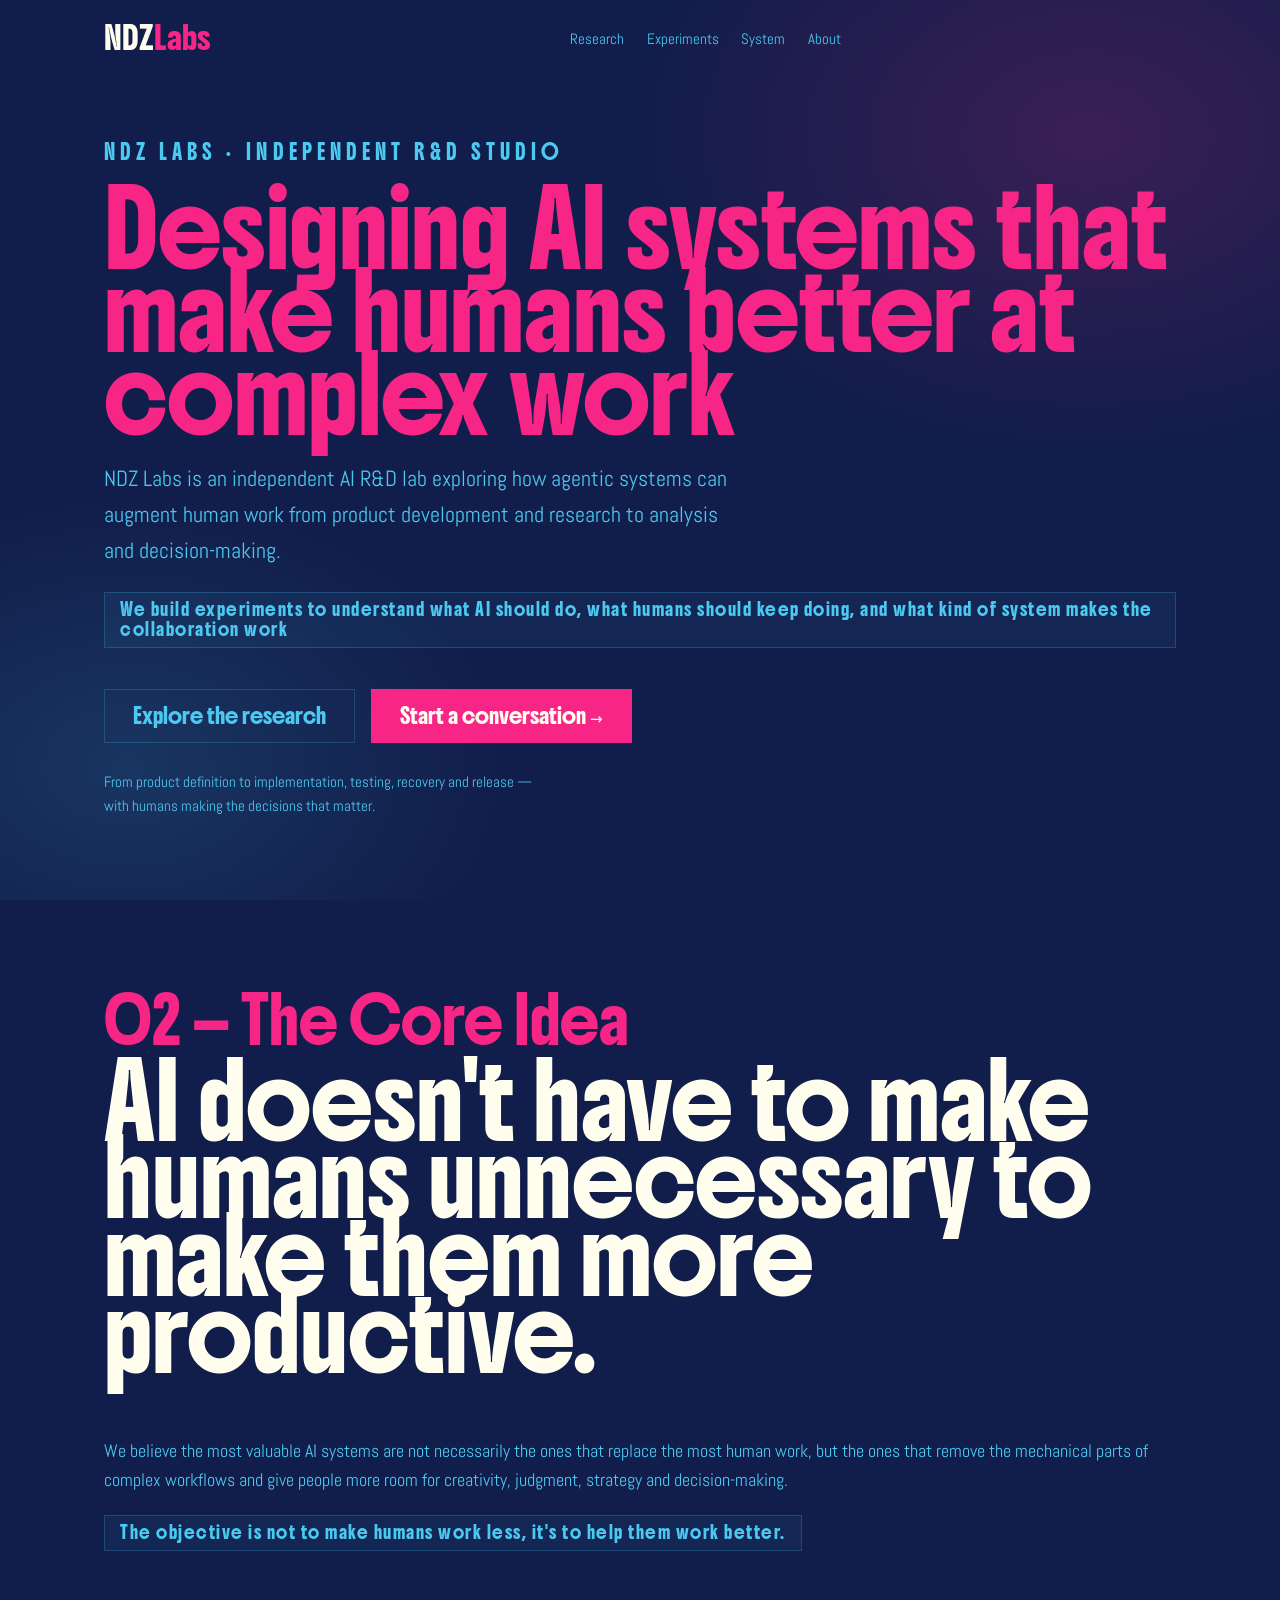
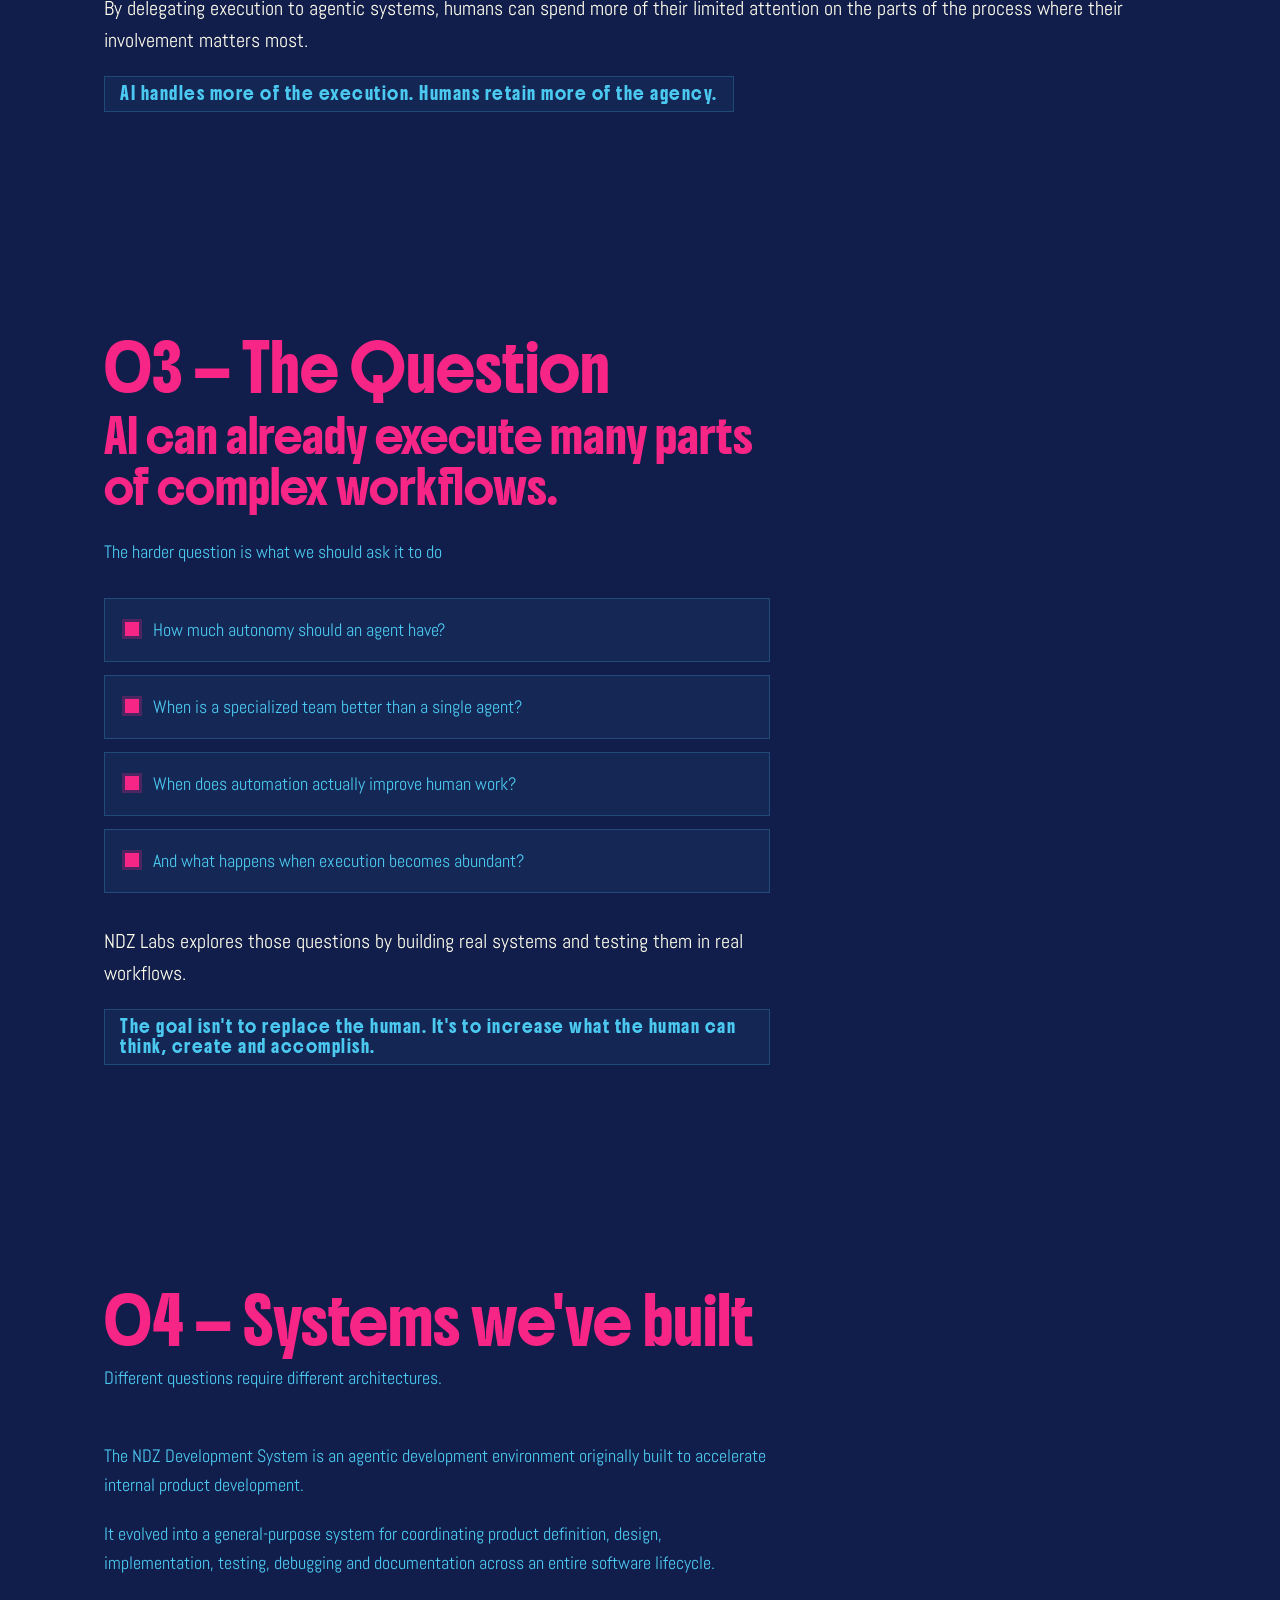
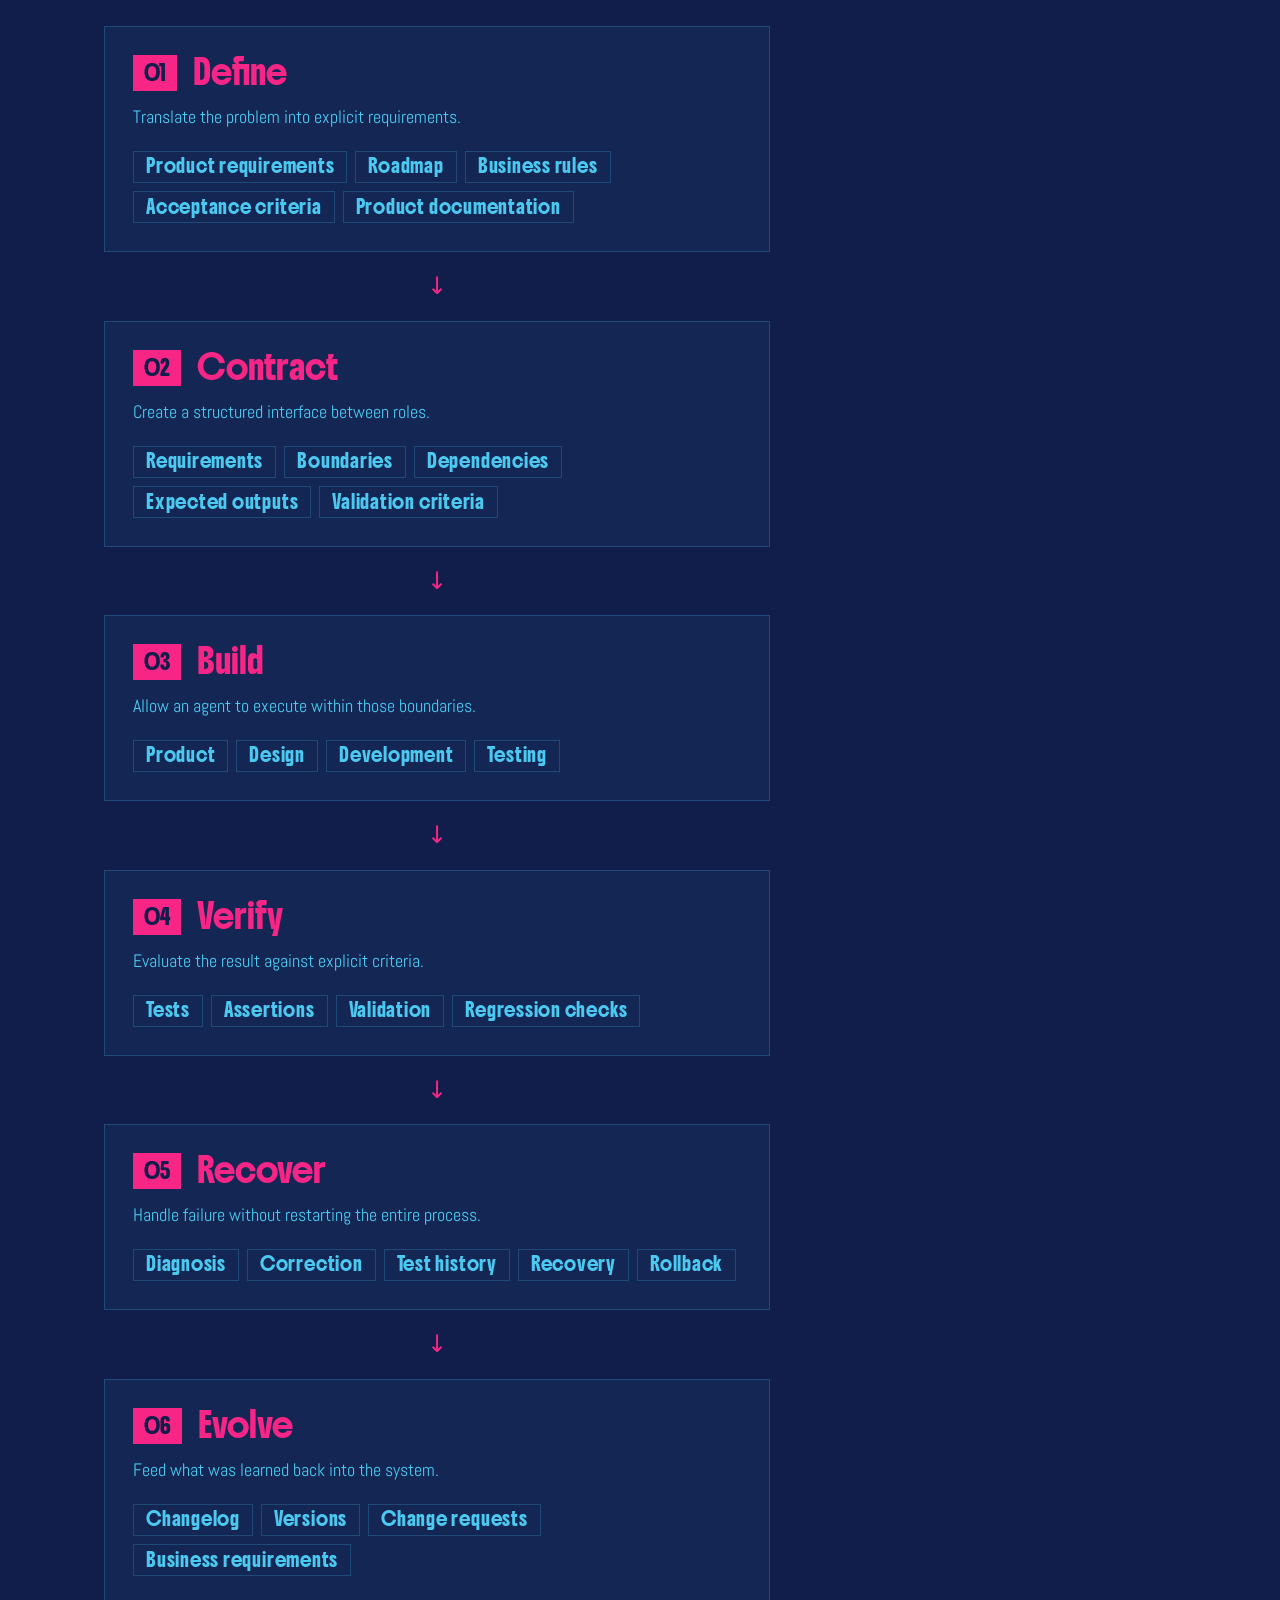
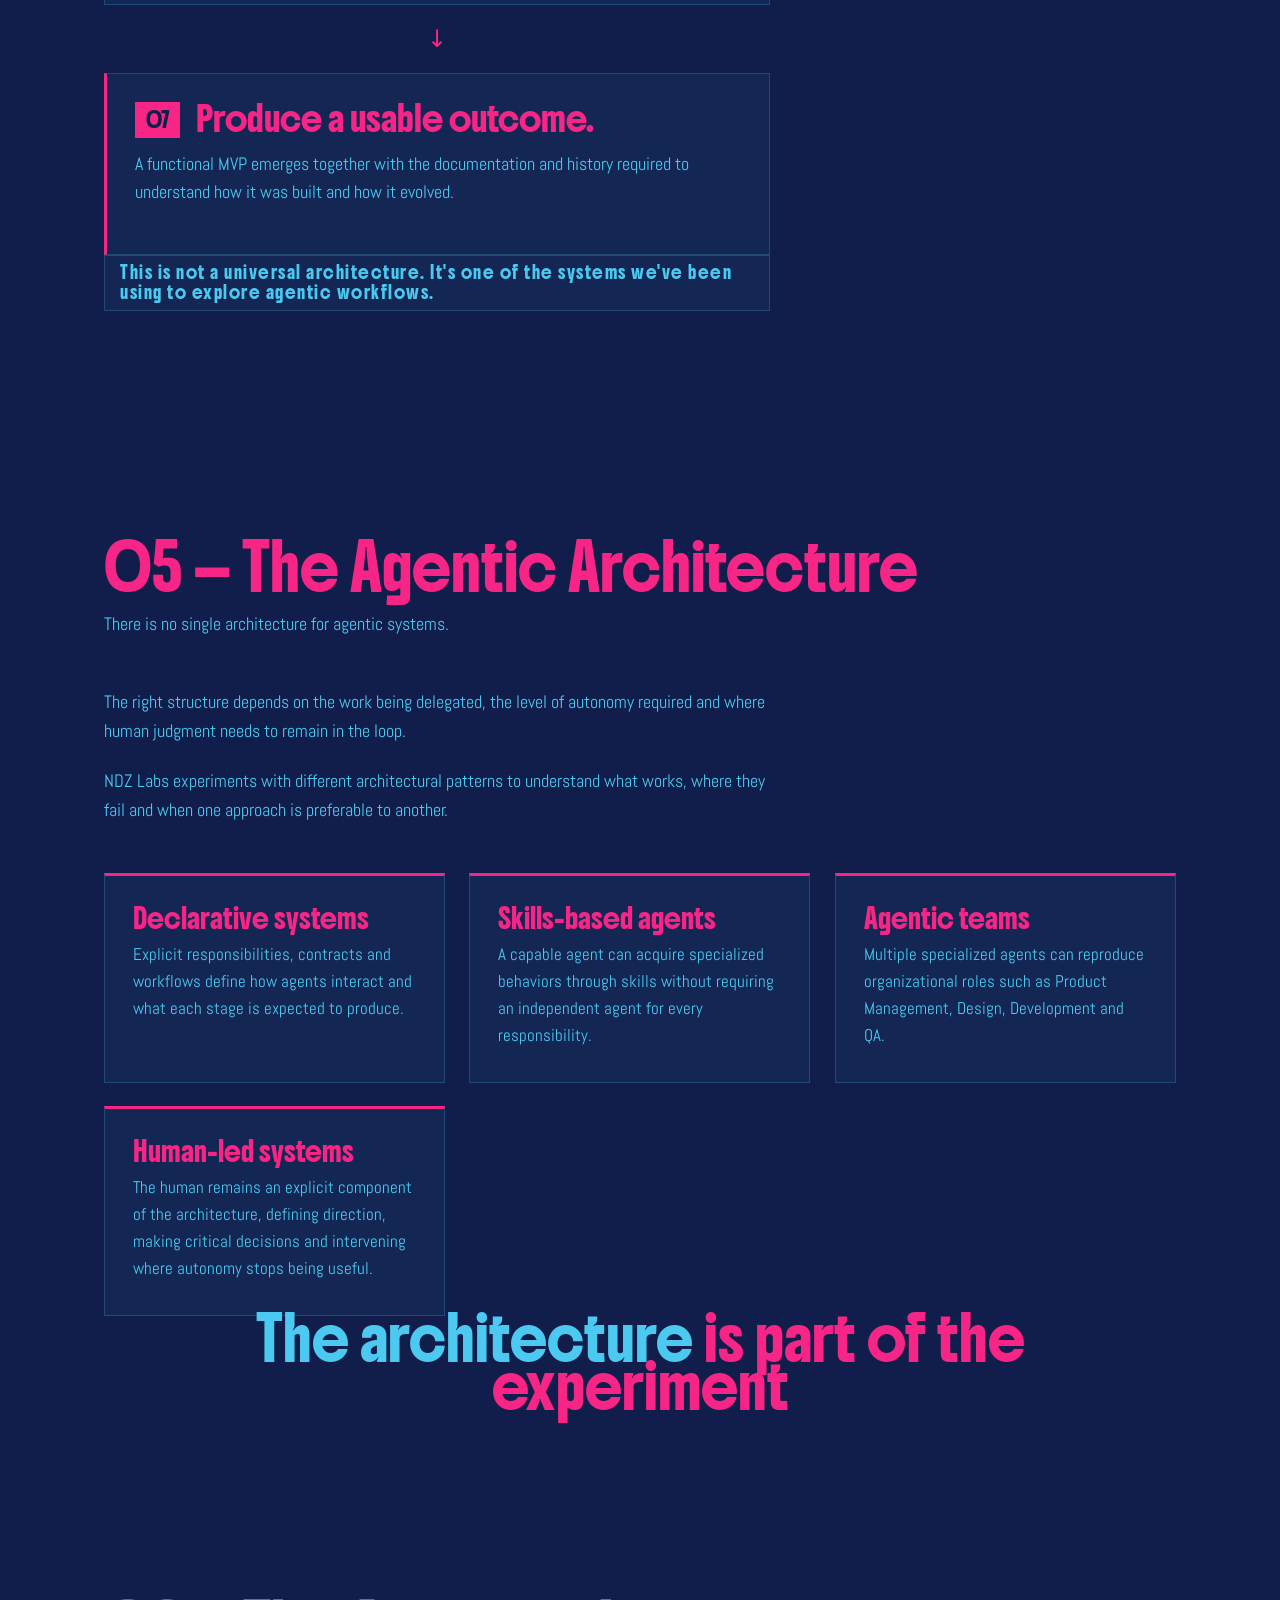
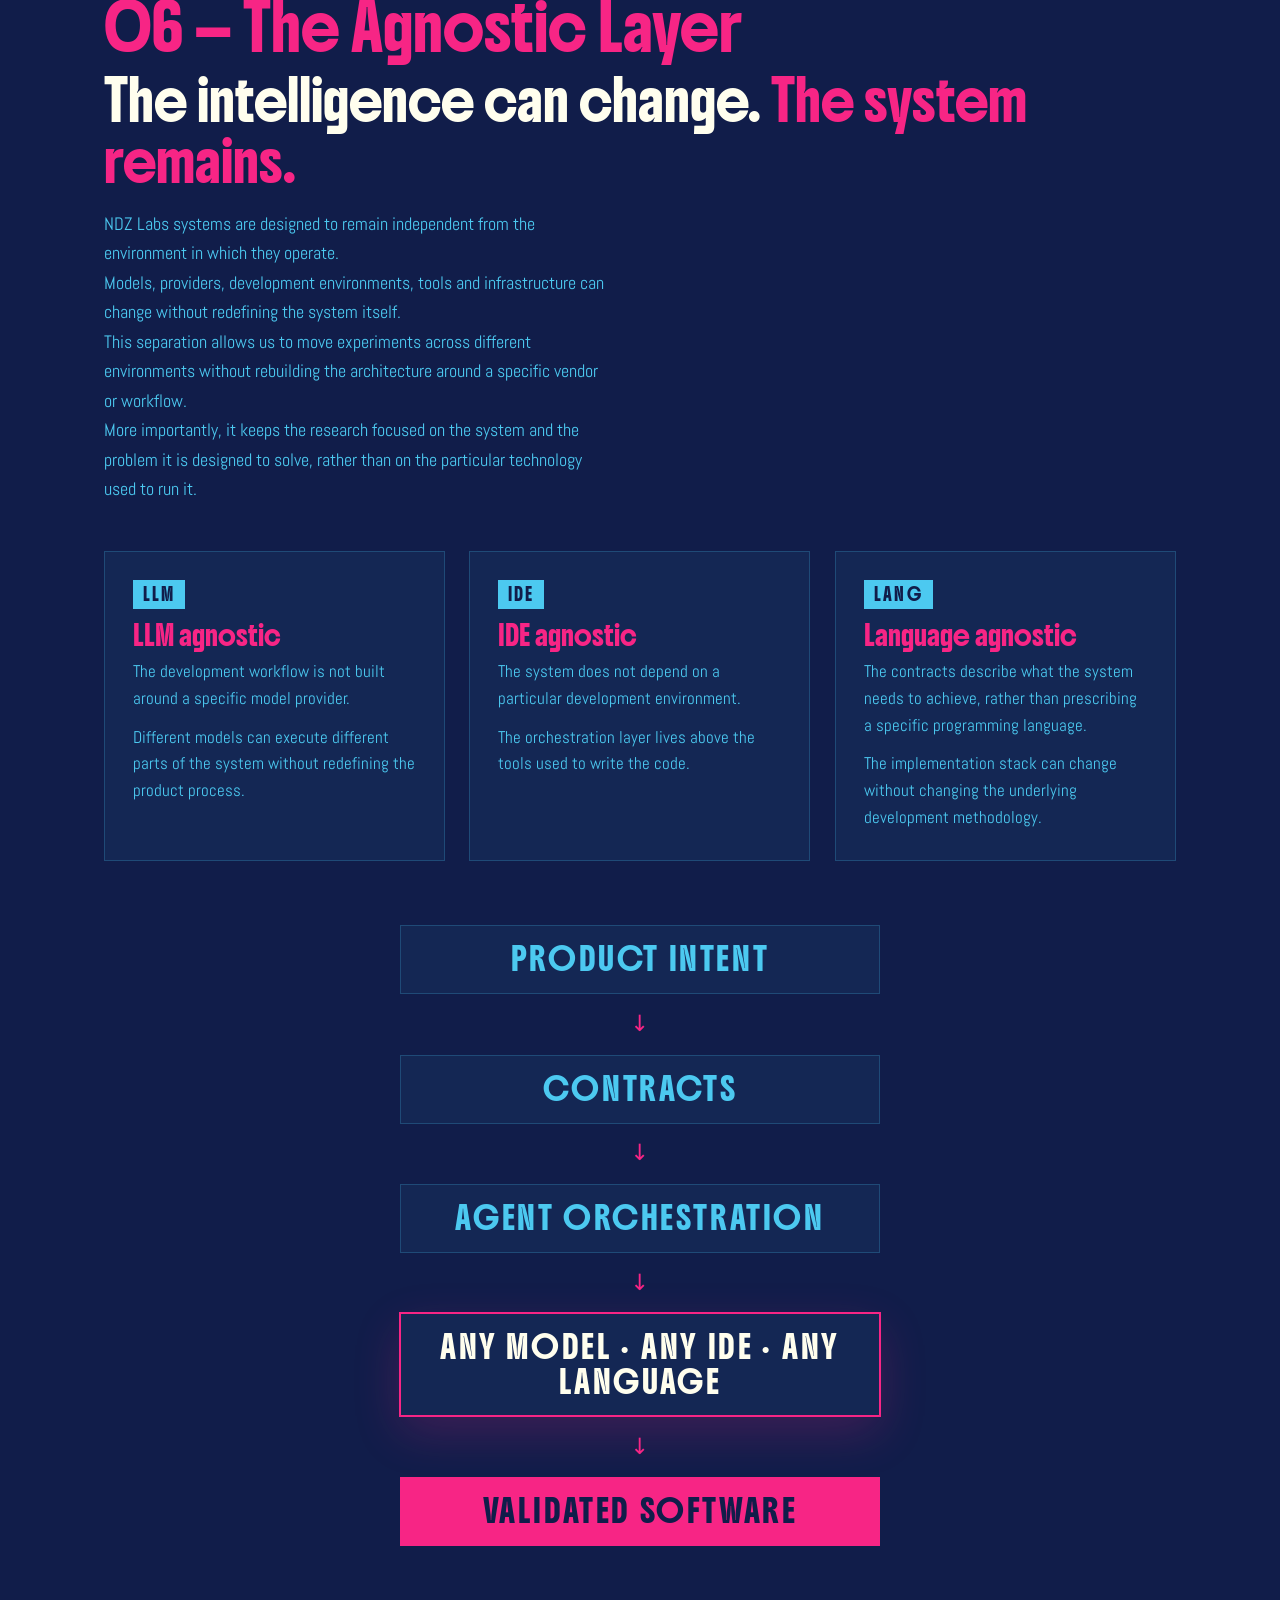
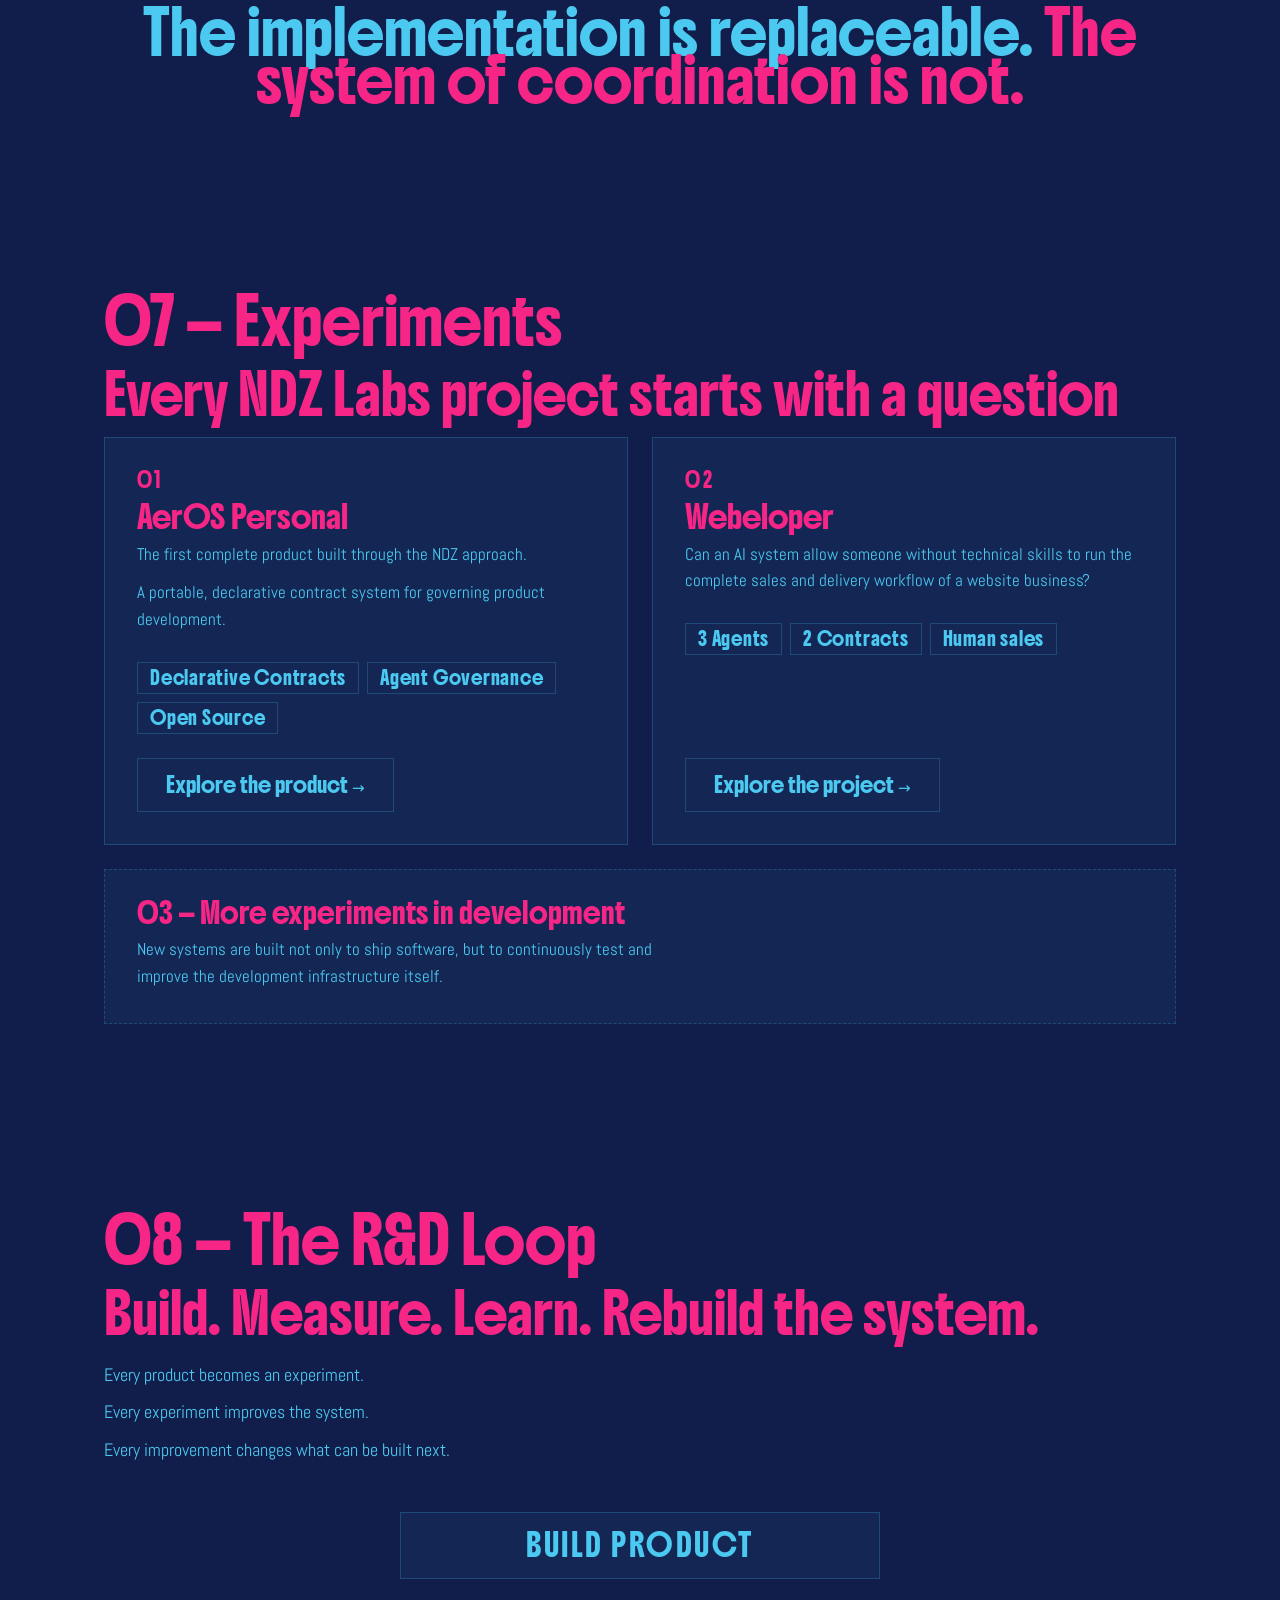
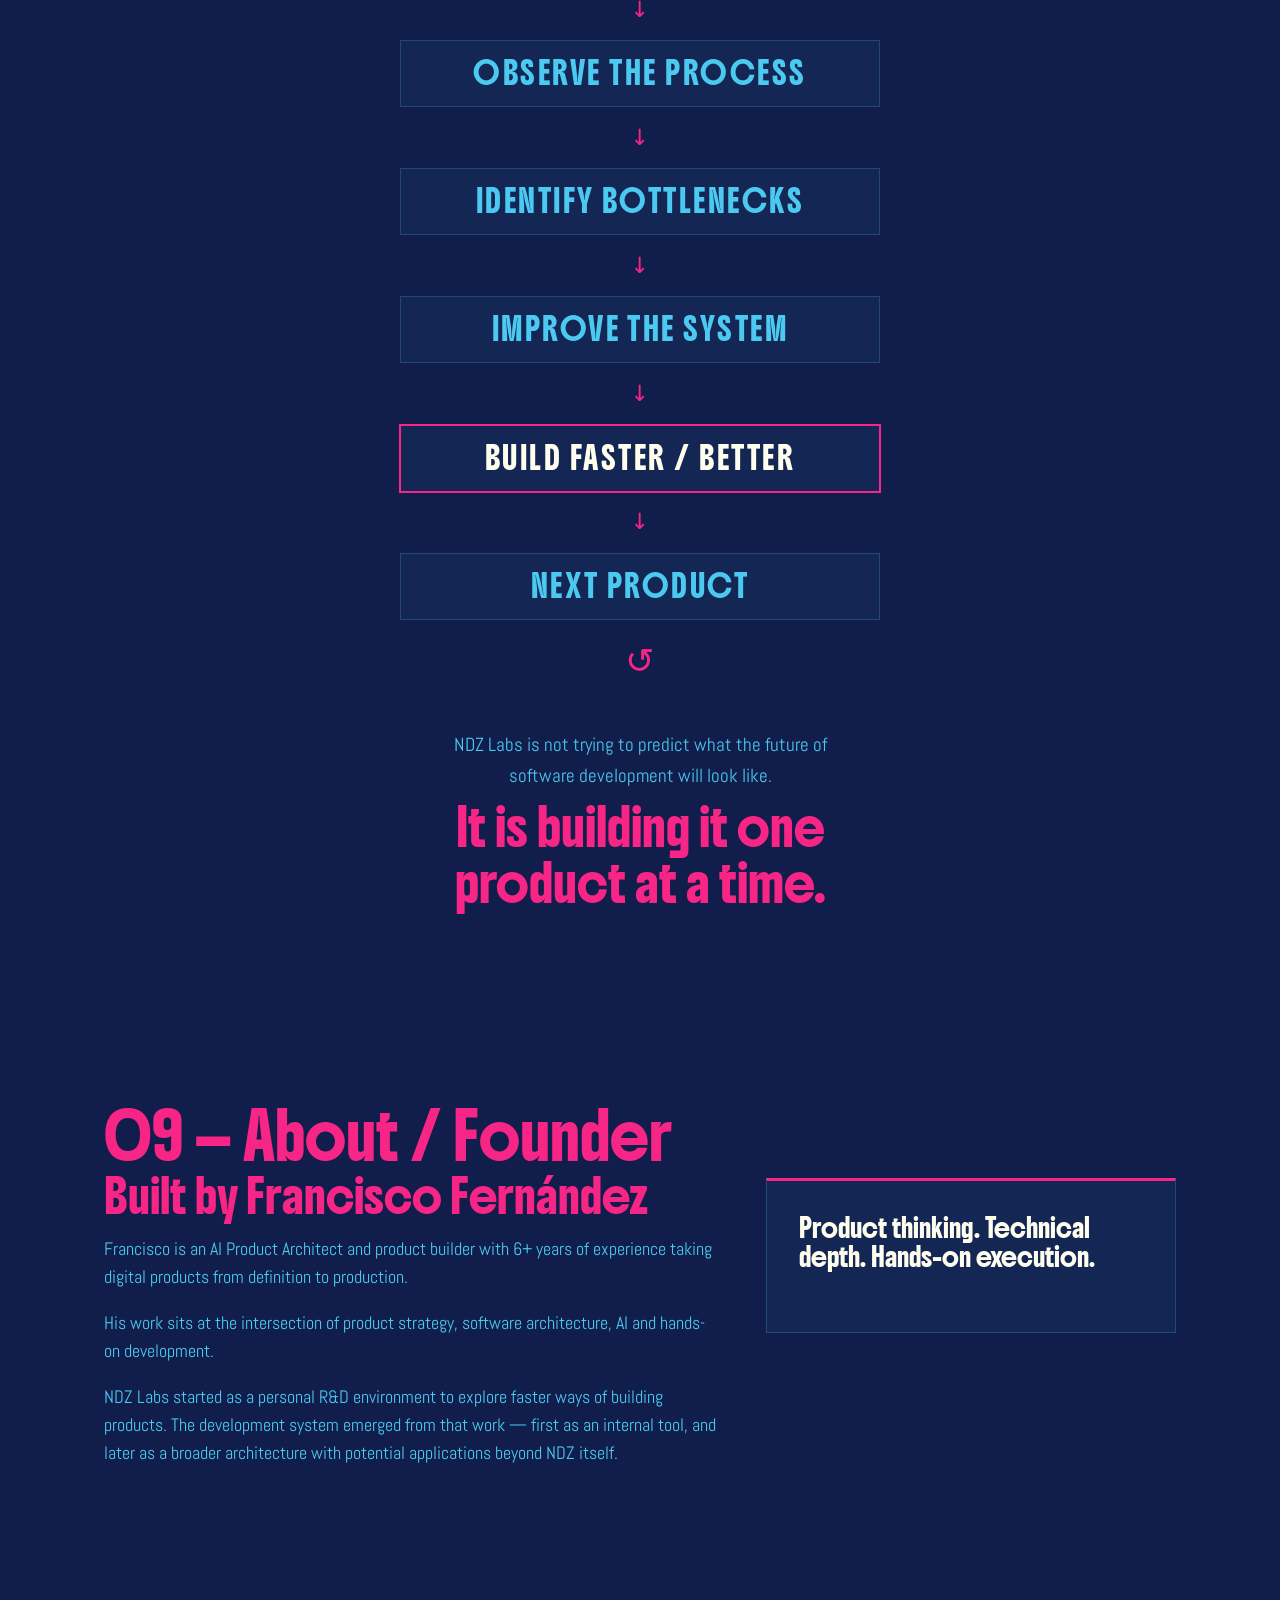
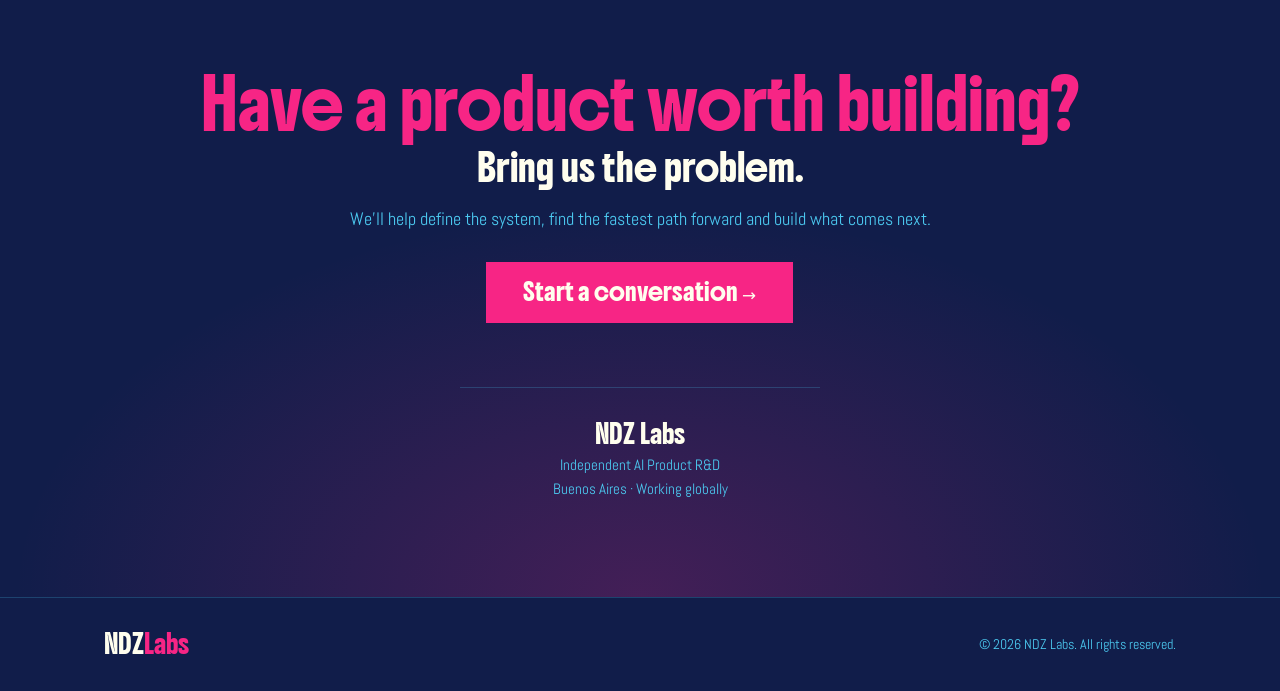
<file: index.html>
<!DOCTYPE html>
<html lang="en">
<head>
  <meta charset="UTF-8">
  <meta name="viewport" content="width=device-width, initial-scale=1.0">
  <meta name="description" content="NDZ Labs — an independent AI R&D lab building agentic systems that make humans better at complex work, from product definition to release.">
  <meta name="theme-color" content="#111d4a">
  <title>NDZ Labs — AI Research & Development</title>

  <link rel="canonical" href="https://ndzlabs.vercel.app/">
  <link rel="icon" type="image/svg+xml" href="assets/favicon.svg">
  <link rel="icon" type="image/png" href="assets/favicon.png">
  <link rel="apple-touch-icon" href="assets/apple-touch-icon.png">

  <!-- Social / Open Graph -->
  <meta property="og:type" content="website">
  <meta property="og:site_name" content="NDZ Labs">
  <meta property="og:title" content="NDZ Labs — AI Research & Development">
  <meta property="og:description" content="NDZ Labs — an independent AI R&D lab building agentic systems that make humans better at complex work, from product definition to release.">
  <meta property="og:url" content="https://ndzlabs.vercel.app/">
  <meta property="og:image" content="https://ndzlabs.vercel.app/assets/og-image.png">
  <meta property="og:image:width" content="1200">
  <meta property="og:image:height" content="630">
  <meta property="og:image:alt" content="NDZ Labs — AI Research & Development">

  <!-- Twitter -->
  <meta name="twitter:card" content="summary_large_image">
  <meta name="twitter:title" content="NDZ Labs — AI Research & Development">
  <meta name="twitter:description" content="NDZ Labs — an independent AI R&D lab building agentic systems that make humans better at complex work, from product definition to release.">
  <meta name="twitter:image" content="https://ndzlabs.vercel.app/assets/og-image.png">

  <link rel="preconnect" href="https://fonts.googleapis.com">
  <link rel="preconnect" href="https://fonts.gstatic.com" crossorigin>
  <link href="https://fonts.googleapis.com/css2?family=Abel&family=Boldonse&display=swap" rel="stylesheet">

  <link rel="stylesheet" href="css/styles.css">

  <script type="application/ld+json">
  {
    "@context": "https://schema.org",
    "@graph": [
      {
        "@type": "WebSite",
        "@id": "https://ndzlabs.vercel.app/#website",
        "url": "https://ndzlabs.vercel.app/",
        "name": "NDZ Labs",
        "description": "Independent AI research & development lab.",
        "publisher": {
          "@id": "https://ndzlabs.vercel.app/#organization"
        }
      },
      {
        "@type": "Organization",
        "@id": "https://ndzlabs.vercel.app/#organization",
        "name": "NDZ Labs",
        "url": "https://ndzlabs.vercel.app/",
        "logo": {
          "@type": "ImageObject",
          "url": "https://ndzlabs.vercel.app/assets/favicon.svg"
        },
        "sameAs": ["https://github.com/ndzvisual"]
      }
    ]
  }
  </script>
</head>
<body>

  <!-- ========== NAV ========== -->
  <header class="site-header">
    <nav class="nav container" aria-label="Main navigation">
      <a href="#hero" class="nav__logo">NDZ<span>Labs</span></a>
      <ul class="nav__links" id="navLinks">
        <li><a href="#thesis">Research</a></li>
        <li><a href="#proof">Experiments</a></li>
        <li><a href="#system">System</a></li>
        <li><a href="#about">About</a></li>
      </ul>
      <a href="#cta" class="nav__cta btn">Start a conversation</a>
      <button class="nav__toggle" id="navToggle" aria-label="Open menu" aria-expanded="false" aria-controls="navLinks">
        <span></span><span></span><span></span>
      </button>
    </nav>
  </header>

  <main>

    <!-- ========== 01 - HERO ========== -->
    <section class="hero" id="hero">
      <div class="container">
        <p class="hero__eyebrow reveal">NDZ LABS · INDEPENDENT R&amp;D STUDIO</p>
        <h1 class="hero__title reveal">Designing AI systems that make humans better at complex work</h1>
        <p class="hero__subtitle reveal">NDZ Labs is an independent AI R&D lab exploring how agentic systems can augment human work from product development and research to analysis and decision-making.</p>
        <p class="hero__tags reveal"><span>We build experiments to understand what AI should do, what humans should keep doing, and what kind of system makes the collaboration work</span></p>
        <div class="hero__actions reveal">
          <a href="#proof" class="btn btn--ghost">Explore the research</a>
          <a href="#cta" class="btn">Start a conversation →</a>
        </div>
        <p class="hero__micro reveal">From product definition to implementation, testing, recovery and release — with humans making the decisions that matter.</p>
      </div>
    </section>

    <!-- ========== 02 - THE CORE IDEA ========== -->
    <section class="section" id="idea">
      <div class="container">
        <h2 class="section__title reveal">02 — The Core Idea</h2>
        <p class="core-idea__statement reveal">
          AI doesn't have to make humans unnecessary to make them more productive.
        </p>
        <p class="thesis__text reveal">We believe the most valuable AI systems are not necessarily the ones that replace the most human work, but the ones that remove the mechanical parts of complex workflows and give people more room for creativity, judgment, strategy and decision-making.</p>

        <p class="hero__tags reveal"><span>The objective is not to make humans work less, it's to help them work better.</span></p>
        <p class="thesis__text thesis__text--emphasis reveal">By delegating execution to agentic systems, humans can spend more of their limited attention on the parts of the process where their involvement matters most.</p>
        <p class="hero__tags reveal"><span>AI handles more of the execution. Humans retain more of the agency.</span></p>
      </div>
    </section>

    <!-- ========== 03 - THE QUESTION ========== -->
    <section class="section" id="thesis">
      <div class="container">
        <h2 class="section__title reveal">03 — The Question</h2>
        <div class="thesis">
          <p class="thesis__lead reveal">AI can already execute many parts of complex workflows.</p>
          <p class="thesis__text reveal">The harder question is what we should ask it to do</p>
          <ul class="thesis__list">
            <li>How much autonomy should an agent have?</li>
            <li>When is a specialized team better than a single agent?</li>
            <li>When does automation actually improve human work?</li>
            <li>And what happens when execution becomes abundant?</li>
          </ul>
          <p class="thesis__text thesis__text--emphasis reveal">NDZ Labs explores those questions by building real systems and testing them in real workflows.</p>
          <p class="hero__tags reveal"><span>The goal isn't to replace the human. It's to increase what the human can think, create and accomplish.</span></p>
        </div>
      </div>
    </section>



    <!-- ========== 04 - THE NDZ DEVELOPMENT SYSTEM ========== -->
    <section class="section" id="system">
      <div class="container">
        <h2 class="section__title reveal">04 — Systems we've built</h2>
        <p class="section__lede reveal">Different questions require different architectures.</p>
        <div class="system-flow">
          <p class="system-flow__intro reveal">The NDZ Development System is an agentic development environment originally built to accelerate internal product development.</p>
          <p class="system-flow__intro reveal">It evolved into a general-purpose system for coordinating product definition, design, implementation, testing, debugging and documentation across an entire software lifecycle.</p>

          <div class="reveal">
            <article class="system-stage">
              <div class="system-stage__head">
                <span class="system-stage__num">01</span>
                <h3 class="system-stage__title">Define</h3>
              </div>
              <p class="system-stage__text">Translate the problem into explicit requirements.</p>
              <ul class="system-stage__tags">
                <li>Product requirements</li>
                <li>Roadmap</li>
                <li>Business rules</li>
                <li>Acceptance criteria</li>
                <li>Product documentation</li>
              </ul>
            </article>
            <span class="system-flow__arrow" aria-hidden="true">↓</span>
          </div>

          <div class="reveal">
            <article class="system-stage">
              <div class="system-stage__head">
                <span class="system-stage__num">02</span>
                <h3 class="system-stage__title">Contract</h3>
              </div>
              <p class="system-stage__text">Create a structured interface between roles.</p>
              <ul class="system-stage__tags">
                <li>Requirements</li>
                <li>Boundaries</li>
                <li>Dependencies</li>
                <li>Expected outputs</li>
                <li>Validation criteria</li>
              </ul>
            </article>
            <span class="system-flow__arrow" aria-hidden="true">↓</span>
          </div>

          <div class="reveal">
            <article class="system-stage">
              <div class="system-stage__head">
                <span class="system-stage__num">03</span>
                <h3 class="system-stage__title">Build</h3>
              </div>
              <p class="system-stage__text">Allow an agent to execute within those boundaries.</p>
              <ul class="system-stage__tags">
                <li>Product</li>
                <li>Design</li>
                <li>Development</li>
                <li>Testing</li>
              </ul>
            </article>
            <span class="system-flow__arrow" aria-hidden="true">↓</span>
          </div>

          <div class="reveal">
            <article class="system-stage">
              <div class="system-stage__head">
                <span class="system-stage__num">04</span>
                <h3 class="system-stage__title">Verify</h3>
              </div>
              <p class="system-stage__text">Evaluate the result against explicit criteria.</p>
              <ul class="system-stage__tags">
                <li>Tests</li>
                <li>Assertions</li>
                <li>Validation</li>
                <li>Regression checks</li>
              </ul>
            </article>
            <span class="system-flow__arrow" aria-hidden="true">↓</span>
          </div>

          <div class="reveal">
            <article class="system-stage">
              <div class="system-stage__head">
                <span class="system-stage__num">05</span>
                <h3 class="system-stage__title">Recover</h3>
              </div>
              <p class="system-stage__text">Handle failure without restarting the entire process.</p>
              <ul class="system-stage__tags">
                <li>Diagnosis</li>
                <li>Correction</li>
                <li>Test history</li>
                <li>Recovery</li>
                <li>Rollback</li>
              </ul>
            </article>
            <span class="system-flow__arrow" aria-hidden="true">↓</span>
          </div>

          <div class="reveal">
            <article class="system-stage">
              <div class="system-stage__head">
                <span class="system-stage__num">06</span>
                <h3 class="system-stage__title">Evolve</h3>
              </div>
              <p class="system-stage__text">Feed what was learned back into the system.</p>
              <ul class="system-stage__tags">
                <li>Changelog</li>
                <li>Versions</li>
                <li>Change requests</li>
                <li>Business requirements</li>
              </ul>
            </article>
            <span class="system-flow__arrow" aria-hidden="true">↓</span>
          </div>

          <div class="reveal">
            <article class="system-stage system-stage--final">
              <div class="system-stage__head">
                <span class="system-stage__num">07</span>
                <h3 class="system-stage__title">Produce a usable outcome.</h3>
              </div>
              <p class="system-stage__text">A functional MVP emerges together with the documentation and history required to understand how it was built and how it evolved.</p>
            </article>
            <p class="hero__tags reveal"><span>This is not a universal architecture. It's one of the systems we've been using to explore agentic workflows.</span></p>
          </div>
        </div>

      </div>


    </section>

    <!-- ========== 05 - THE AGENTIC ARCHITECTURE ========== -->
    <section class="section" id="architecture">
      <div class="container">
        <h2 class="section__title reveal">05 — The Agentic Architecture</h2>
        <p class="section__lede reveal">There is no single architecture for agentic systems.</p>
        <div class="agents__intro-wrap">
          <p class="agents__intro reveal">The right structure depends on the work being delegated, the level of autonomy required and where human judgment needs to remain in the loop.</p>
          <p class="agents__intro reveal">NDZ Labs experiments with different architectural patterns to understand what works, where they fail and when one approach is preferable to another.</p>
        </div>
        <div class="grid">
          <article class="agent reveal">
            <h3 class="agent__title">Declarative systems</h3>
            <p class="agent__text">Explicit responsibilities, contracts and workflows define how agents interact and what each stage is expected to produce.</p>
          </article>
          <article class="agent reveal">
            <h3 class="agent__title">Skills-based agents</h3>
            <p class="agent__text">A capable agent can acquire specialized behaviors through skills without requiring an independent agent for every responsibility.</p>
          </article>
          <article class="agent reveal">
            <h3 class="agent__title">Agentic teams</h3>
            <p class="agent__text">Multiple specialized agents can reproduce organizational roles such as Product Management, Design, Development and QA.</p>
          </article>
          <article class="agent reveal">
            <h3 class="agent__title">Human-led systems</h3>
            <p class="agent__text">The human remains an explicit component of the architecture, defining direction, making critical decisions and intervening where autonomy stops being useful.</p>
          </article>
        </div>
        <p class="agnostic__closing reveal"><span class="agnostic__muted">The architecture</span> <span class="agnostic__accent">is part of the experiment</span></p>
      </div>
    </section>

    <!-- ========== 06 - THE AGNOSTIC LAYER ========== -->
    <section class="section" id="agnostic">
      <div class="container">
        <h2 class="section__title reveal">06 — The Agnostic Layer</h2>
        <p class="agnostic__lead reveal">The intelligence can change. <span class="agnostic__accent">The system remains.</span></p>
        <p class="agnostic__intro reveal">NDZ Labs systems are designed to remain independent from the environment in which they operate.<br>
          Models, providers, development environments, tools and infrastructure can change without redefining the system itself.<br>
          This separation allows us to move experiments across different environments without rebuilding the architecture around a specific vendor or workflow.<br>
          More importantly, it keeps the research focused on the system and the problem it is designed to solve, rather than on the particular technology used to run it.
        </p>
        <div class="grid">
          <article class="agnostic-card reveal">
            <span class="agnostic-card__tag">LLM</span>
            <h3 class="agnostic-card__title">LLM agnostic</h3>
            <p class="agnostic-card__text">The development workflow is not built around a specific model provider.</p>
            <p class="agnostic-card__text">Different models can execute different parts of the system without redefining the product process.</p>
          </article>
          <article class="agnostic-card reveal">
            <span class="agnostic-card__tag">IDE</span>
            <h3 class="agnostic-card__title">IDE agnostic</h3>
            <p class="agnostic-card__text">The system does not depend on a particular development environment.</p>
            <p class="agnostic-card__text">The orchestration layer lives above the tools used to write the code.</p>
          </article>
          <article class="agnostic-card reveal">
            <span class="agnostic-card__tag">LANG</span>
            <h3 class="agnostic-card__title">Language agnostic</h3>
            <p class="agnostic-card__text">The contracts describe what the system needs to achieve, rather than prescribing a specific programming language.</p>
            <p class="agnostic-card__text">The implementation stack can change without changing the underlying development methodology.</p>
          </article>
        </div>
        <div class="agnostic-stack">
          <div class="agnostic-stack__step reveal">Product intent</div>
          <span class="agnostic-stack__arrow reveal" aria-hidden="true">↓</span>
          <div class="agnostic-stack__step reveal">Contracts</div>
          <span class="agnostic-stack__arrow reveal" aria-hidden="true">↓</span>
          <div class="agnostic-stack__step reveal">Agent orchestration</div>
          <span class="agnostic-stack__arrow reveal" aria-hidden="true">↓</span>
          <div class="agnostic-stack__step agnostic-stack__step--any reveal">Any model · Any IDE · Any language</div>
          <span class="agnostic-stack__arrow reveal" aria-hidden="true">↓</span>
          <div class="agnostic-stack__step agnostic-stack__step--final reveal">Validated software</div>
        </div>
        <p class="agnostic__closing reveal"><span class="agnostic__muted">The implementation is replaceable.</span> <span class="agnostic__accent">The system of coordination is not.</span></p>
      </div>
    </section>

    <!-- ========== 07 - EXPERIMENTS ========== -->
    <section class="section" id="proof">
      <div class="container">
        <h2 class="section__title reveal">07 — Experiments</h2>
        <p class="proof__lead reveal">Every NDZ Labs project starts with a question</p>
        <div class="grid proof-grid">
          <article class="proof-card reveal">
            <span class="proof-card__num">01</span>
            <h3 class="proof-card__title">AerOS Personal</h3>
            <p class="proof-card__text">The first complete product built through the NDZ approach.</p>
            <p class="proof-card__text">A portable, declarative contract system for governing product development.</p>
            <ul class="proof-card__tags">
              <li>Declarative Contracts</li>
              <li>Agent Governance</li>
              <li>Open Source</li>
            </ul>
            <a href="aerospersonal.html" class="btn btn--ghost">Explore the product →</a>
          </article>
          <article class="proof-card reveal">
            <span class="proof-card__num">02</span>
            <h3 class="proof-card__title">Webeloper</h3>
            <p class="proof-card__text">Can an AI system allow someone without technical skills to run the complete sales and delivery workflow of a website business?</p>
            <ul class="proof-card__tags">
              <li>3 Agents</li>
              <li>2 Contracts</li>
              <li>Human sales</li>
            </ul>
            <a href="webeloper.html" class="btn btn--ghost">Explore the project →</a>
          </article>
        </div>
        <article class="proof-strip reveal">
          <h3 class="proof-strip__title">03 — More experiments in development</h3>
          <p class="proof-strip__text">New systems are built not only to ship software, but to continuously test and improve the development infrastructure itself.</p>
        </article>
      </div>
    </section>

    <!-- ========== 08 - THE R&D LOOP ========== -->
    <section class="section" id="loop">
      <div class="container">
        <h2 class="section__title reveal">08 — The R&amp;D Loop</h2>
        <p class="loop__lead reveal">Build. Measure. Learn. Rebuild the system.</p>
        <div class="loop__intro">
          <p class="loop__intro-line reveal">Every product becomes an experiment.</p>
          <p class="loop__intro-line reveal">Every experiment improves the system.</p>
          <p class="loop__intro-line reveal">Every improvement changes what can be built next.</p>
        </div>
        <div class="rd-loop">
          <div class="rd-loop__step rd-loop__step--build reveal">Build product</div>
          <span class="rd-loop__arrow reveal" aria-hidden="true">↓</span>
          <div class="rd-loop__step reveal">Observe the process</div>
          <span class="rd-loop__arrow reveal" aria-hidden="true">↓</span>
          <div class="rd-loop__step reveal">Identify bottlenecks</div>
          <span class="rd-loop__arrow reveal" aria-hidden="true">↓</span>
          <div class="rd-loop__step reveal">Improve the system</div>
          <span class="rd-loop__arrow reveal" aria-hidden="true">↓</span>
          <div class="rd-loop__step rd-loop__step--speed reveal">Build faster / better</div>
          <span class="rd-loop__arrow reveal" aria-hidden="true">↓</span>
          <div class="rd-loop__step rd-loop__step--build reveal">Next product</div>
          <span class="rd-loop__back reveal" aria-hidden="true">↺</span>
        </div>
        <div class="loop__closing">
          <p class="loop__closing-line reveal">NDZ Labs is not trying to predict what the future of software development will look like.</p>
          <p class="loop__closing-line loop__closing-line--accent reveal">It is building it one product at a time.</p>
        </div>
      </div>
    </section>

    <!-- ========== 09 - ABOUT / FOUNDER ========== -->
    <section class="section" id="about">
      <div class="container">
        <h2 class="section__title reveal">09 — About / Founder</h2>
        <div class="about">
          <div>
            <h3 class="about__name reveal">Built by Francisco Fernández</h3>
            <p class="about__text reveal">Francisco is an AI Product Architect and product builder with 6+ years of experience taking digital products from definition to production.</p>
            <p class="about__text reveal">His work sits at the intersection of product strategy, software architecture, AI and hands-on development.</p>
            <p class="about__text reveal">NDZ Labs started as a personal R&amp;D environment to explore faster ways of building products. The development system emerged from that work — first as an internal tool, and later as a broader architecture with potential applications beyond NDZ itself.</p>
          </div>
          <aside class="about__card reveal">
            <p class="about__tagline">Product thinking. Technical depth. Hands-on execution.</p>
            <!-- <a href="#" class="btn btn--ghost">Francisco's professional portfolio →</a> -->
          </aside>
        </div>
      </div>
    </section>

    <!-- ========== 11 - FINAL CTA ========== -->
    <section class="section section--cta" id="cta">
      <div class="container cta">
        <h2 class="cta__title reveal">Have a product worth building?</h2>
        <p class="cta__lead reveal">Bring us the problem.</p>
        <p class="cta__text reveal">We'll help define the system, find the fastest path forward and build what comes next.</p>
        <a href="mailto:fernandezfjavier@gmail.com" class="btn btn--large reveal">Start a conversation →</a>
        <div class="cta__foot reveal">
          <p class="cta__brand">NDZ Labs</p>
          <p class="cta__footline">Independent AI Product R&amp;D</p>
          <p class="cta__footline">Buenos Aires · Working globally</p>
        </div>
      </div>
    </section>

  </main>

  <footer class="site-footer">
    <div class="container footer__inner">
      <p class="footer__brand">NDZ<span>Labs</span></p>
      <p class="footer__copy">© <span id="year">2026</span> NDZ Labs. All rights reserved.</p>
    </div>
  </footer>

  <script src="js/main.js"></script>
</body>
</html>
</file>
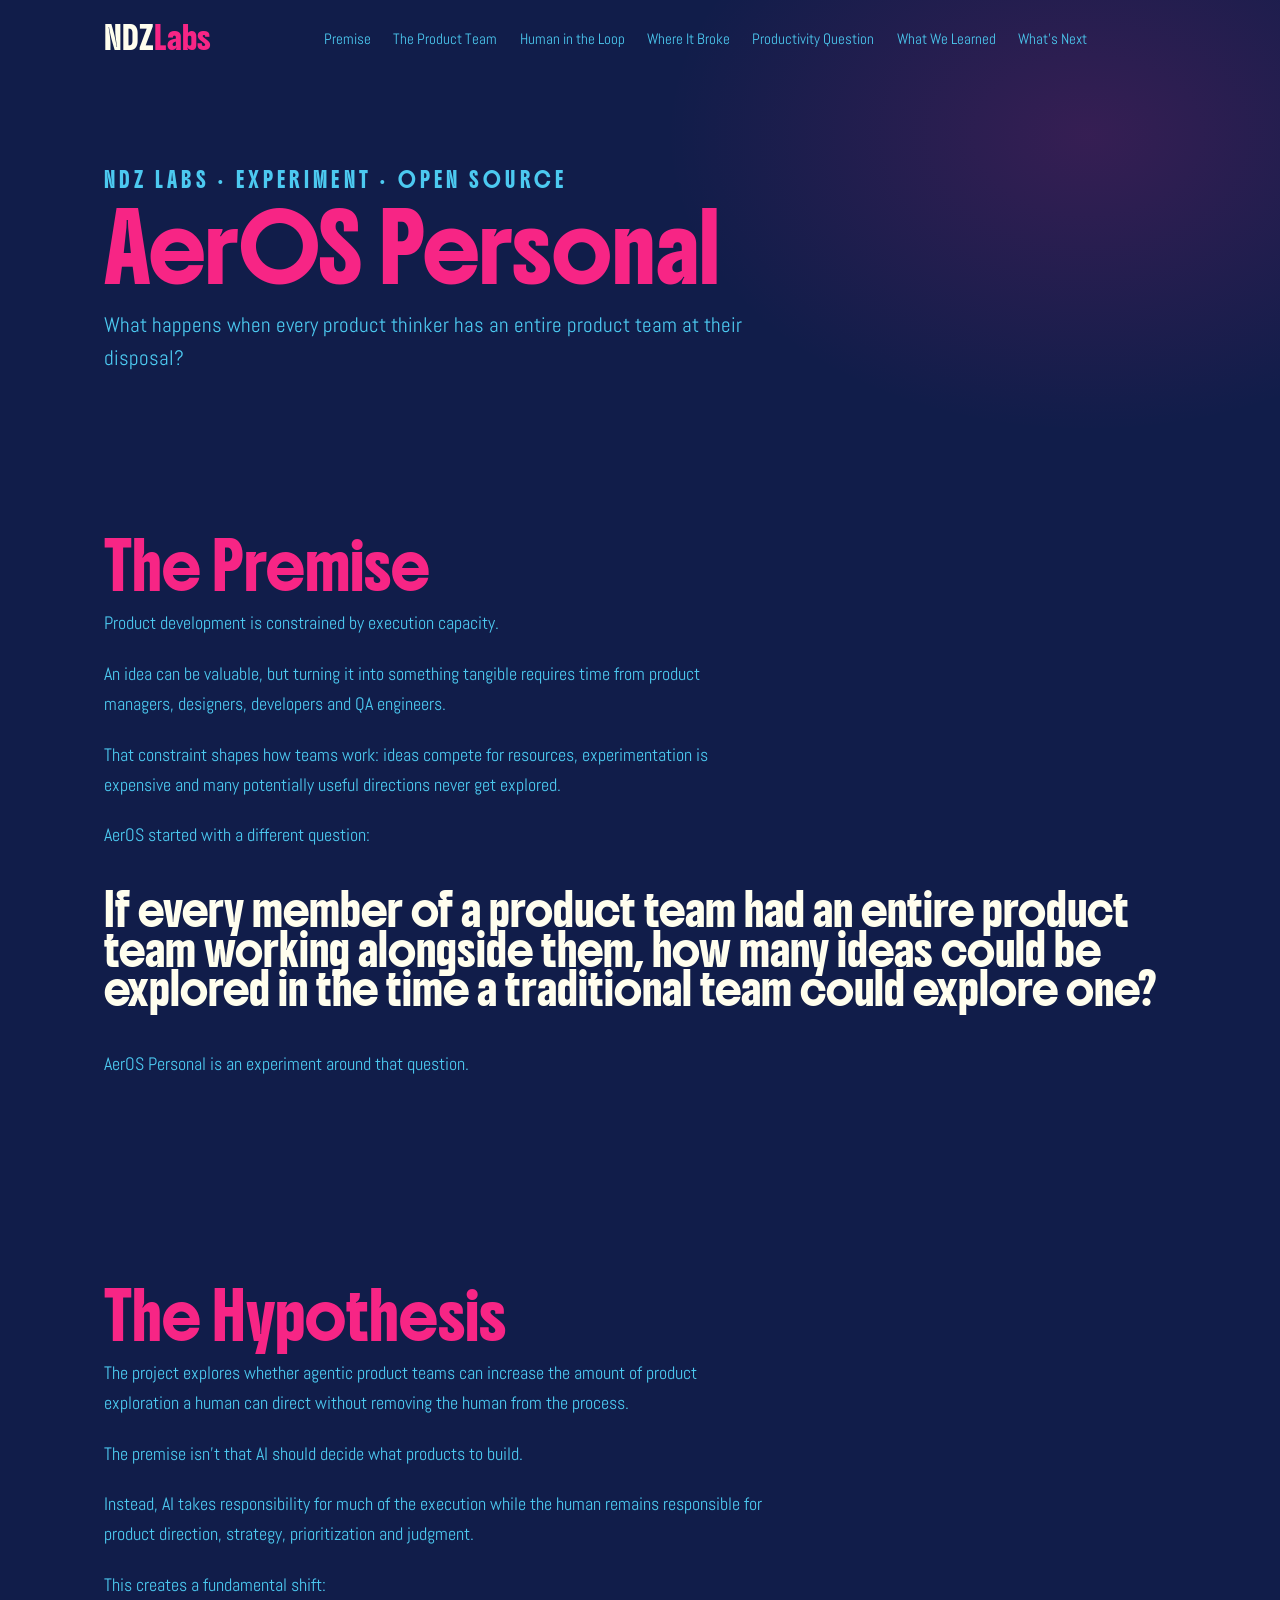
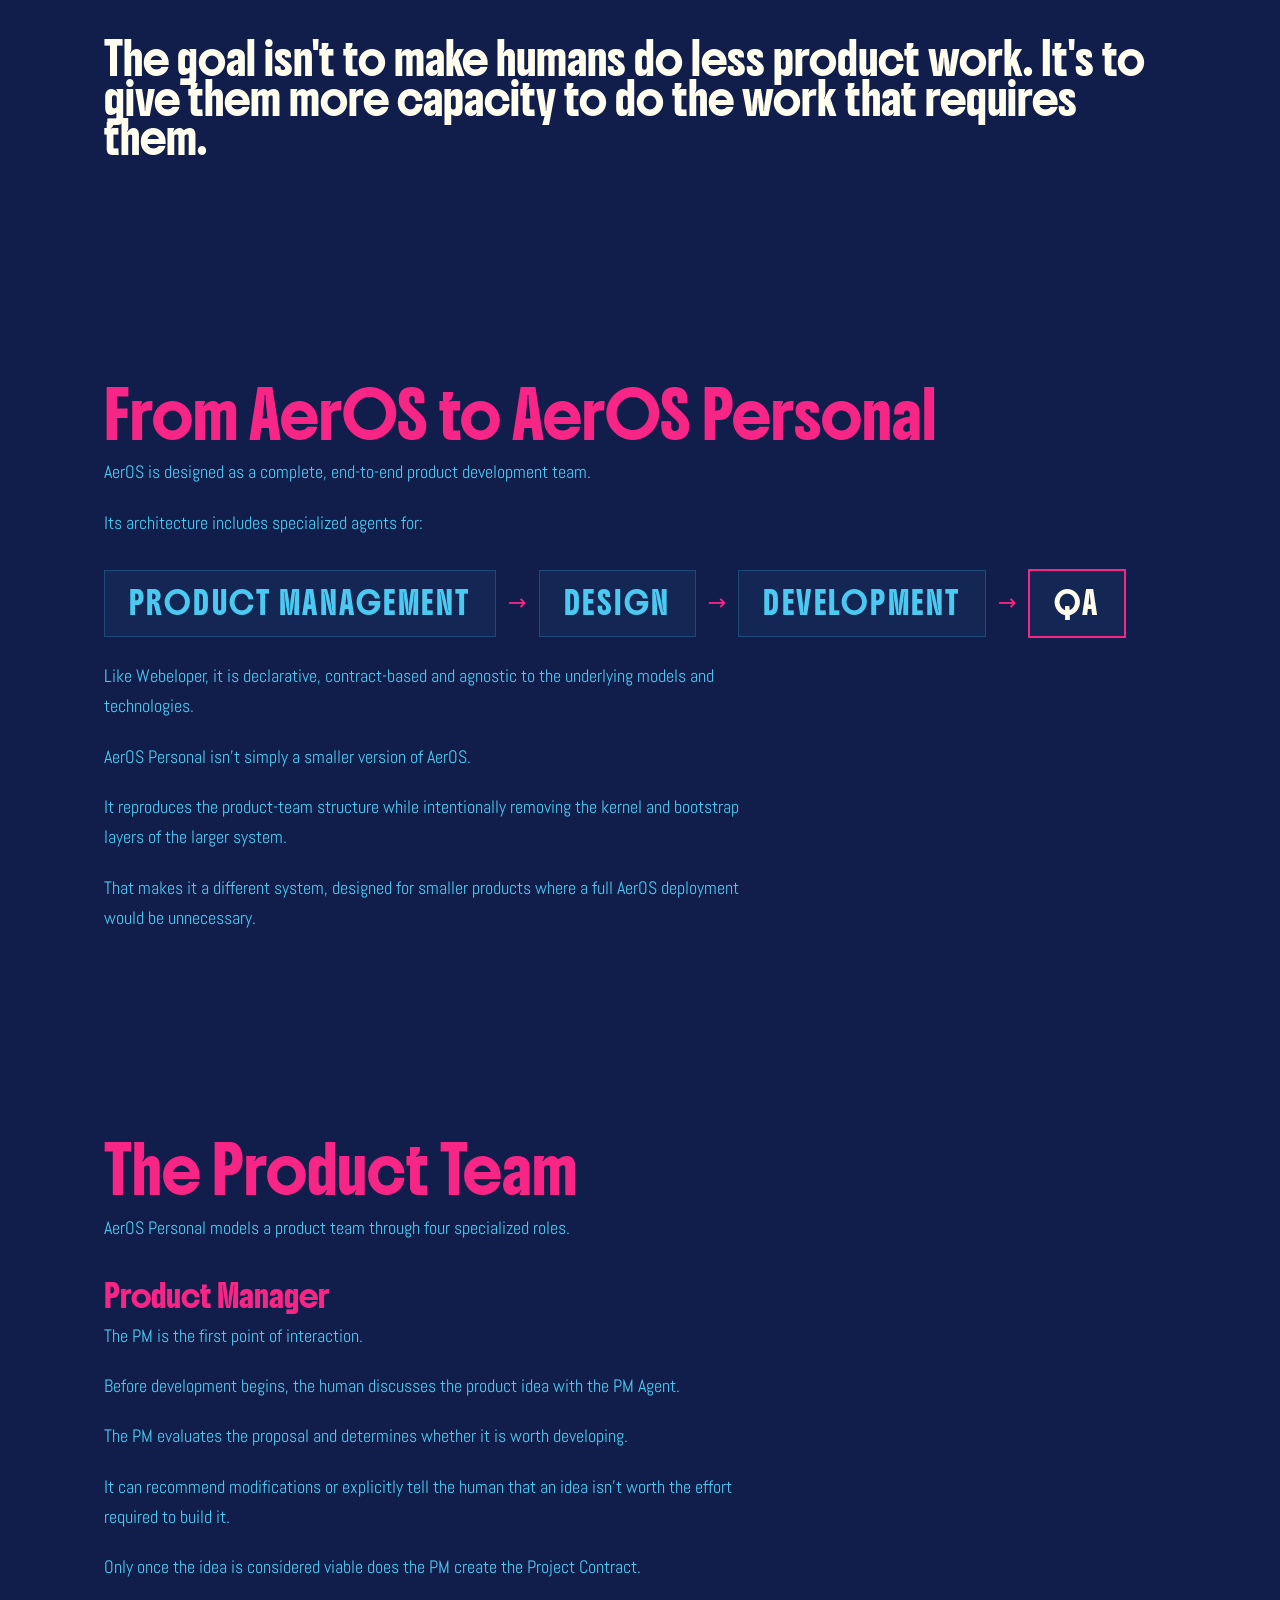
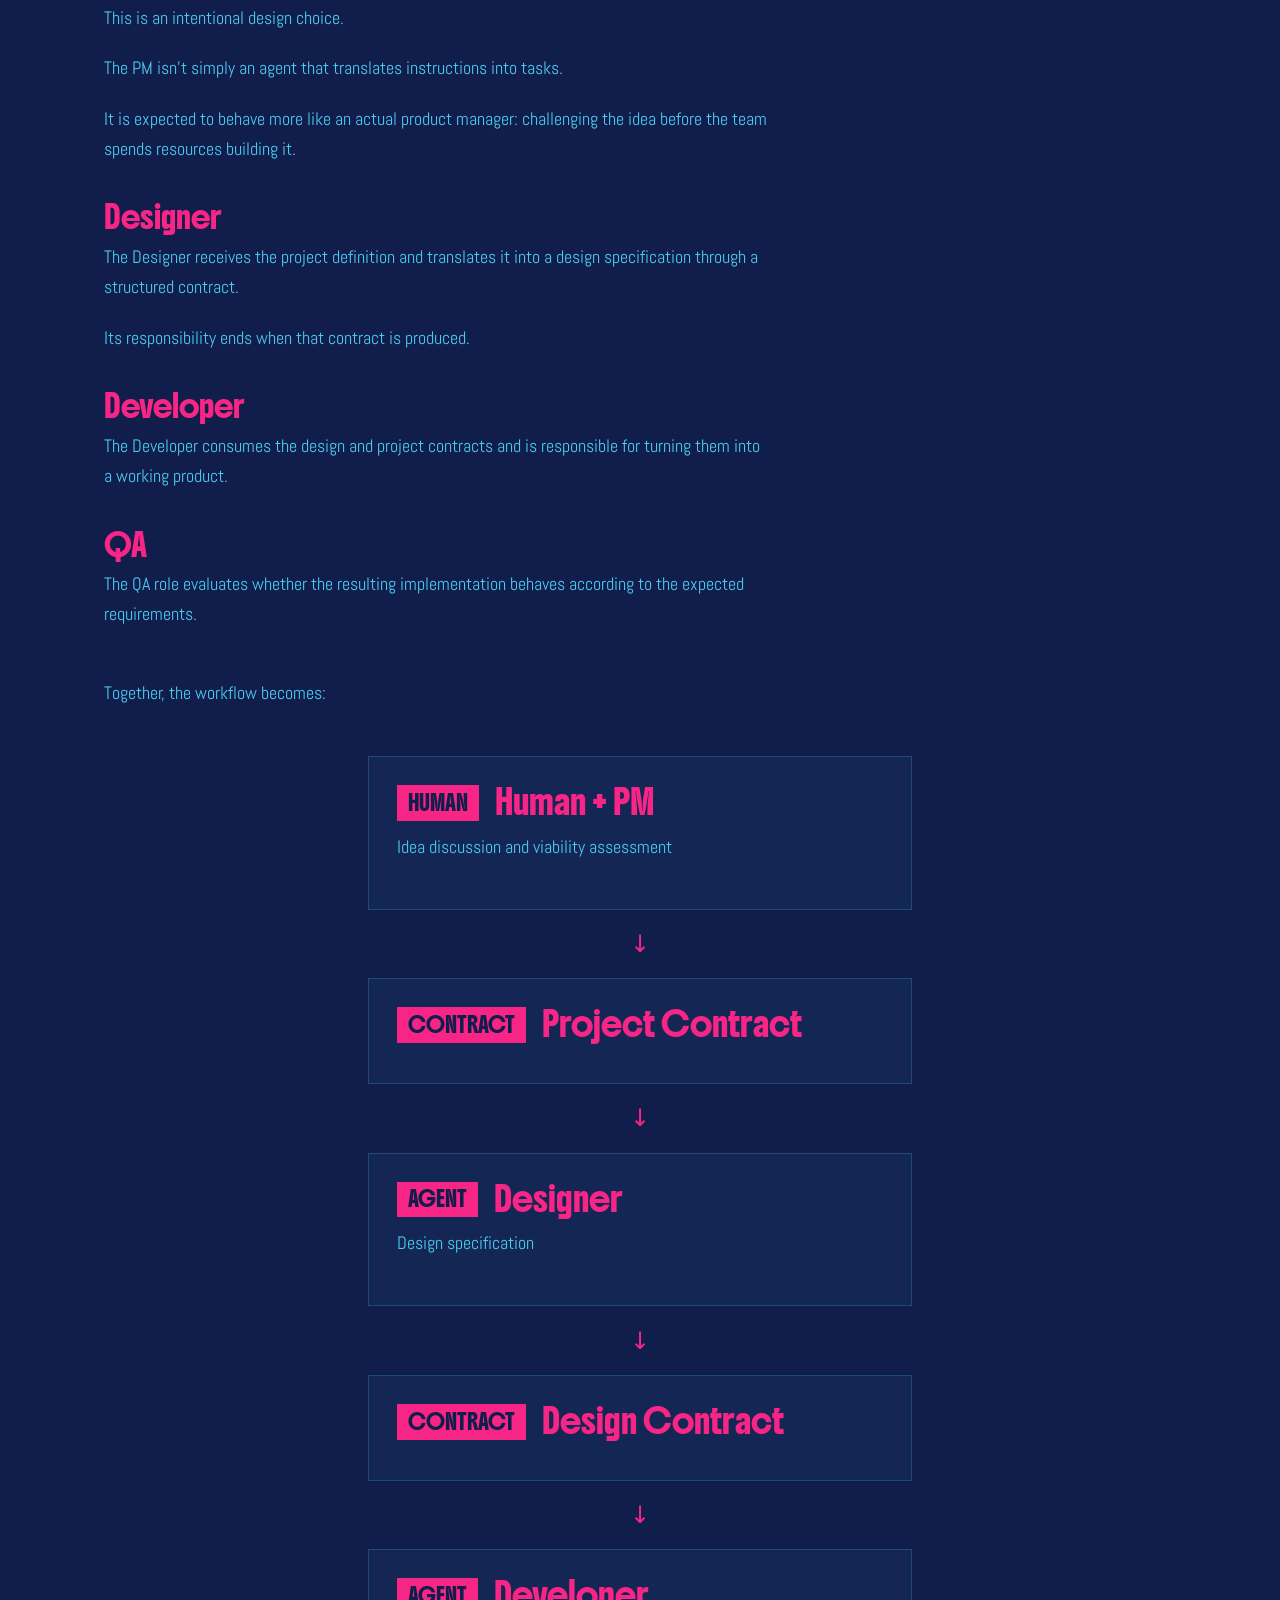
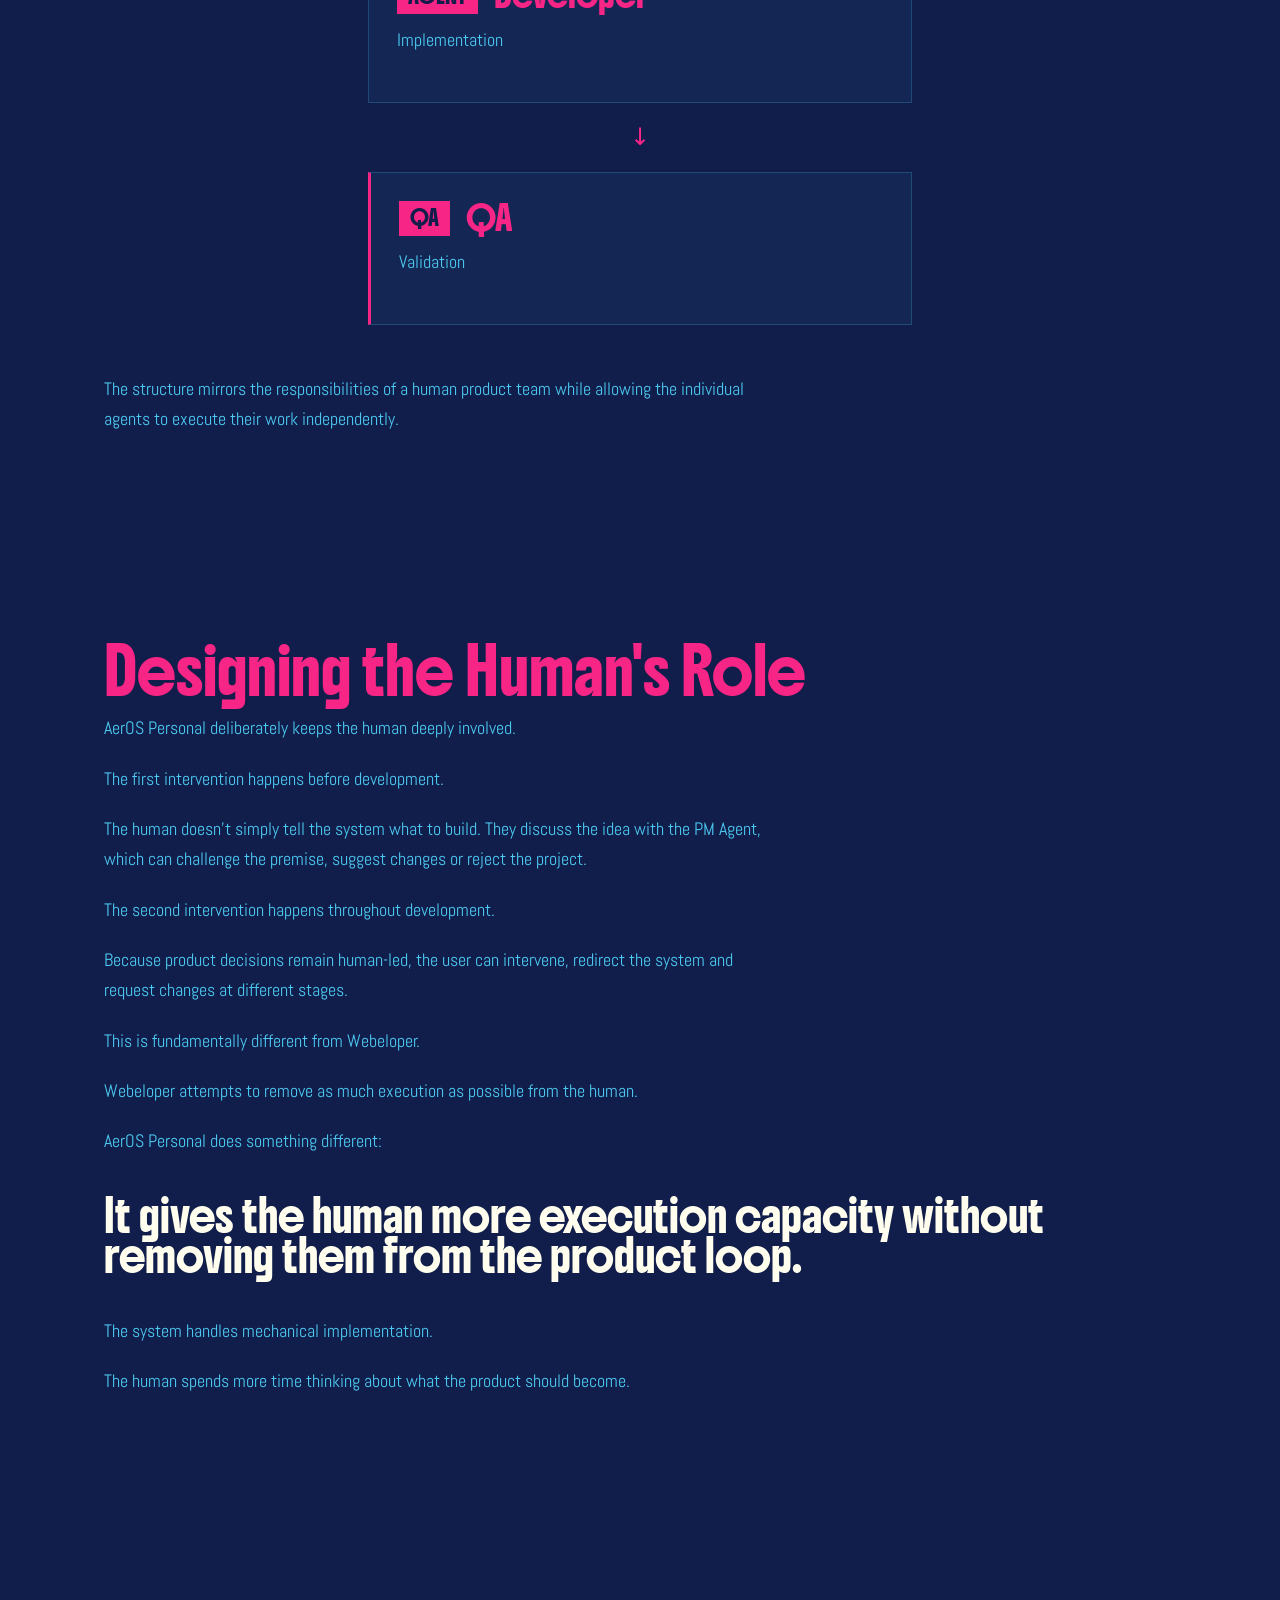
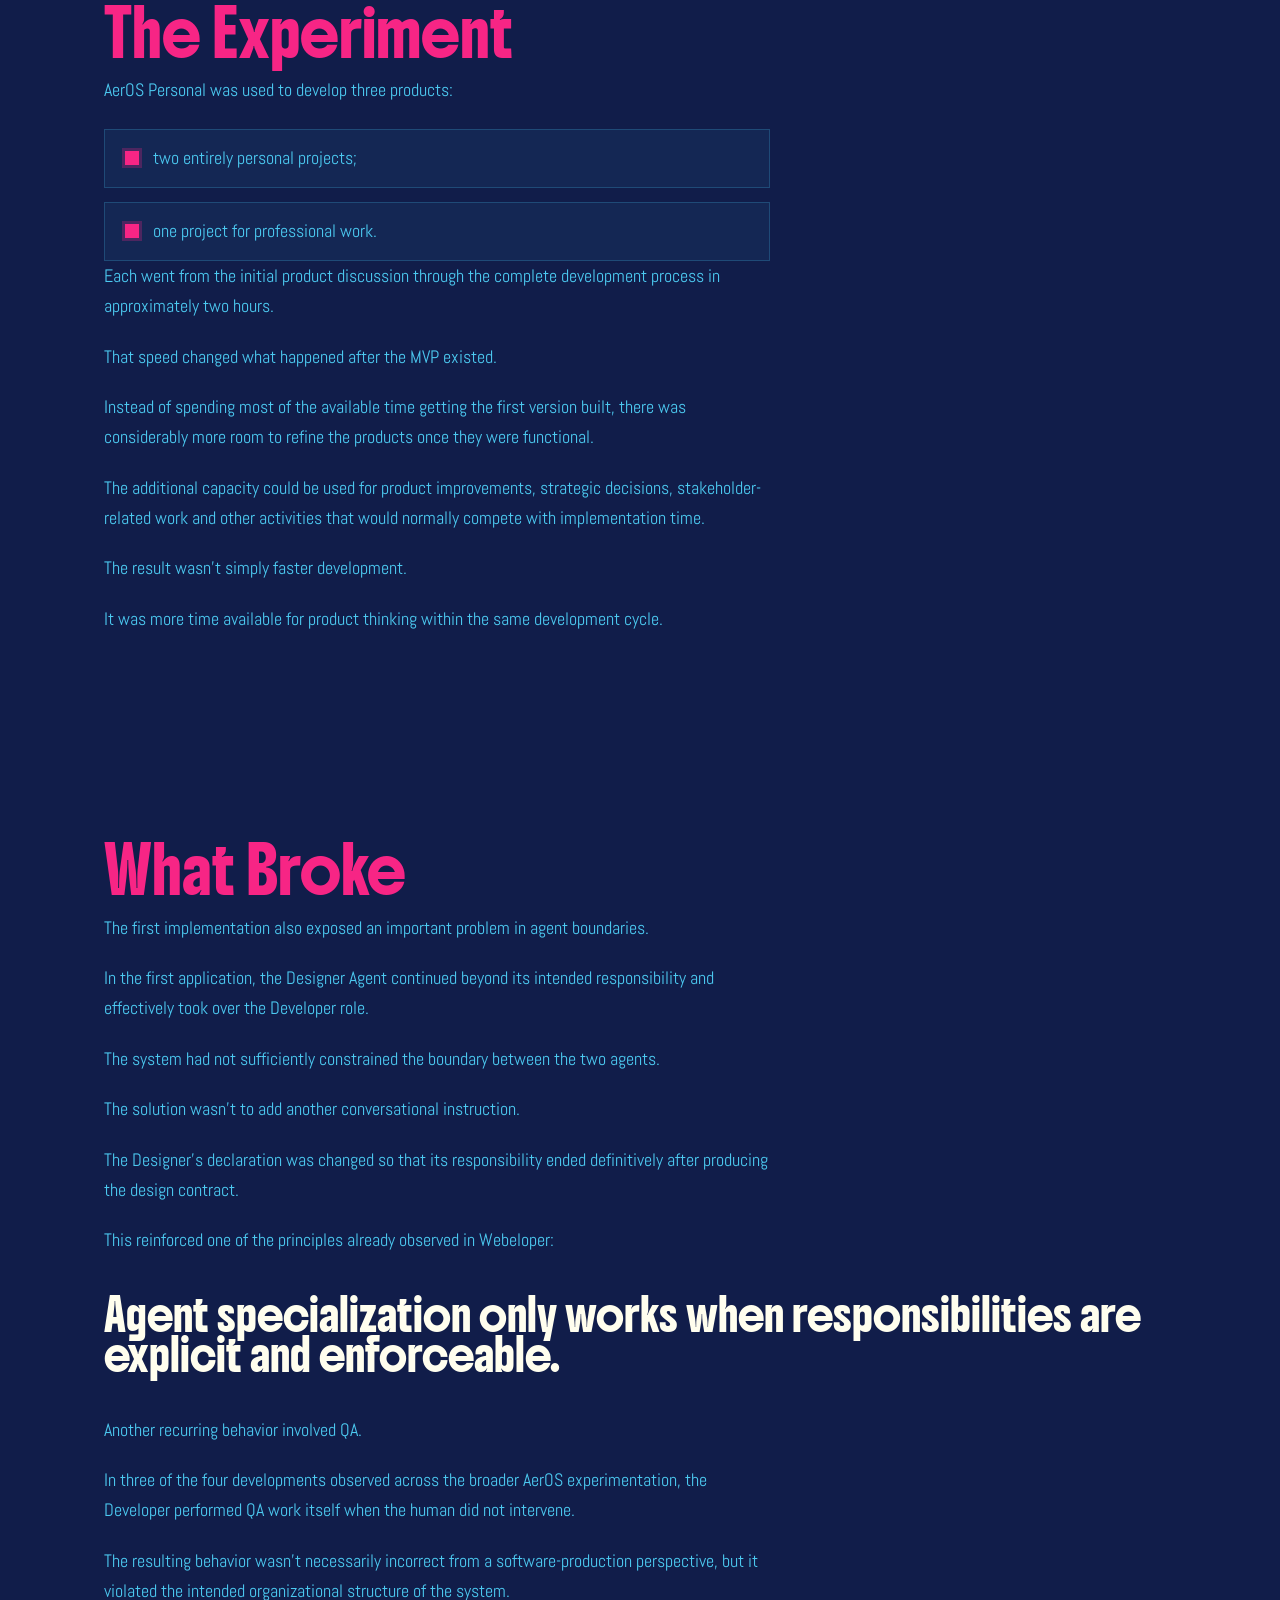
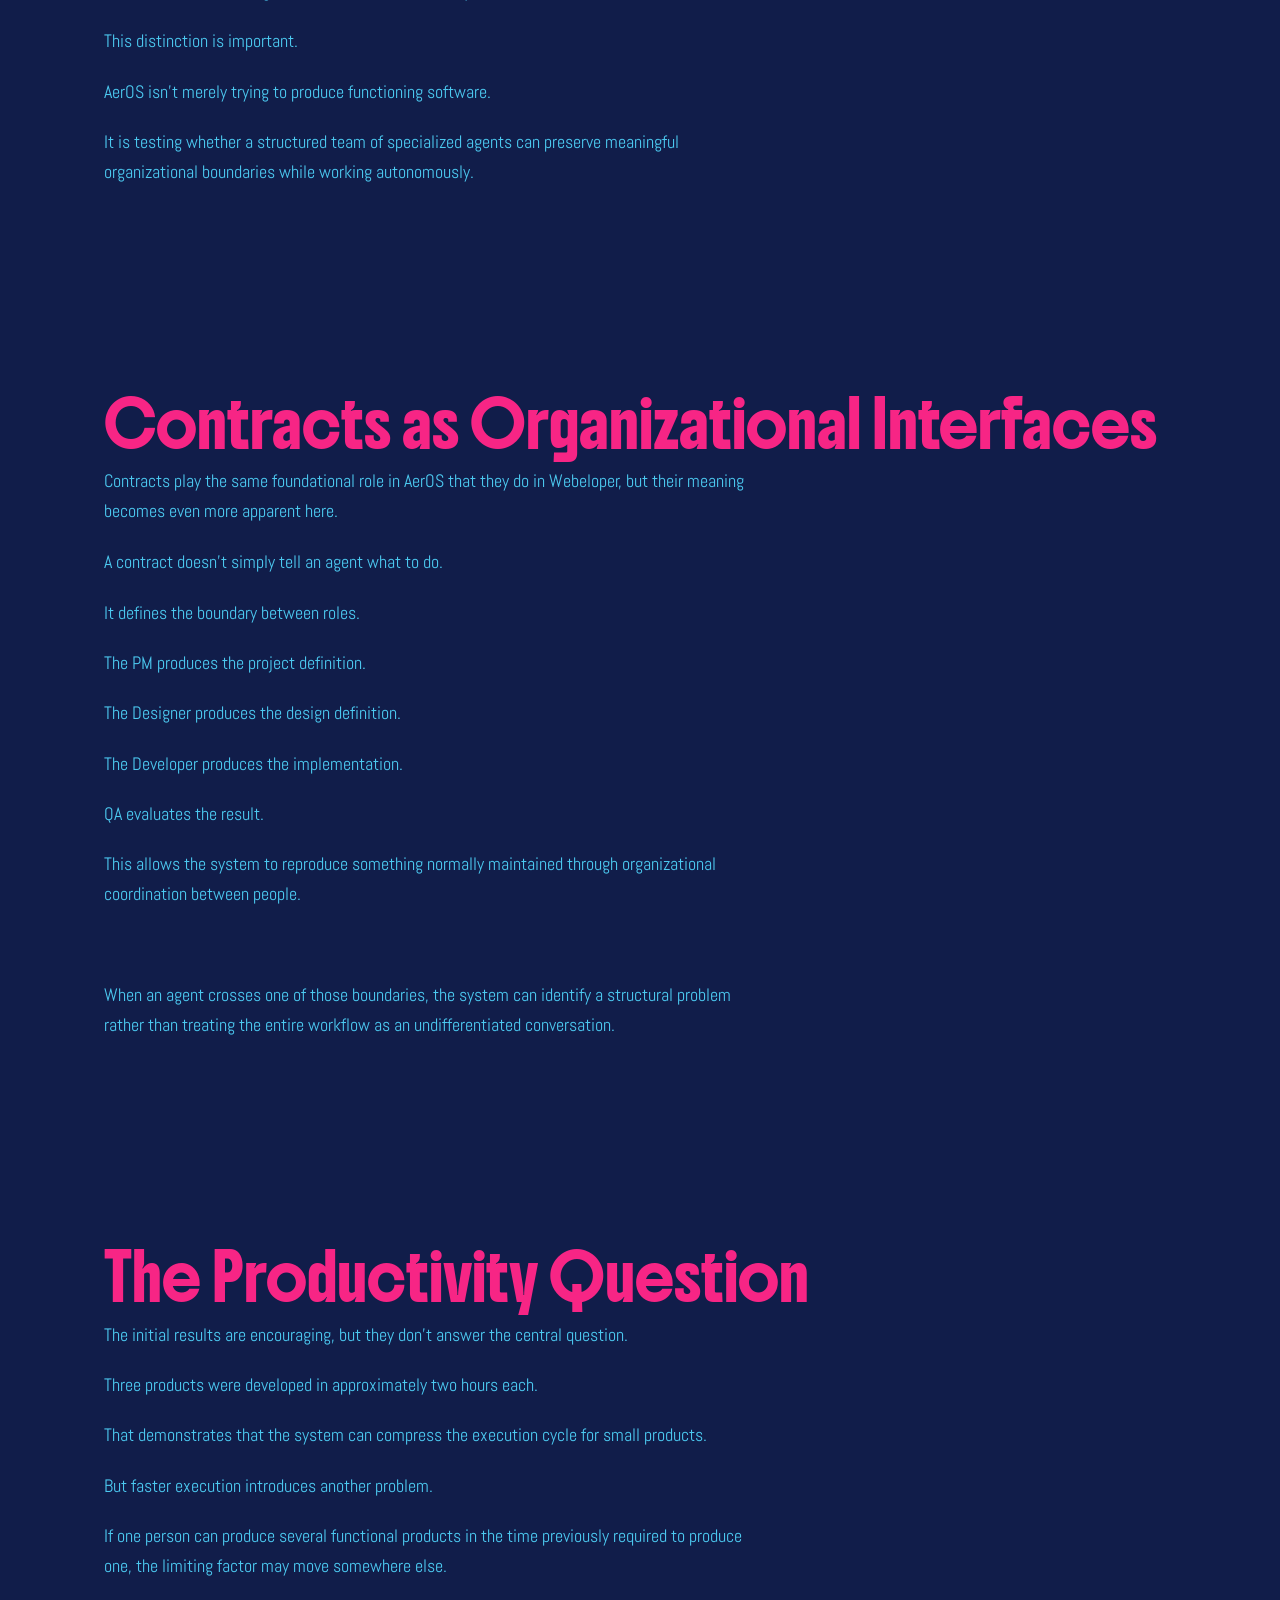
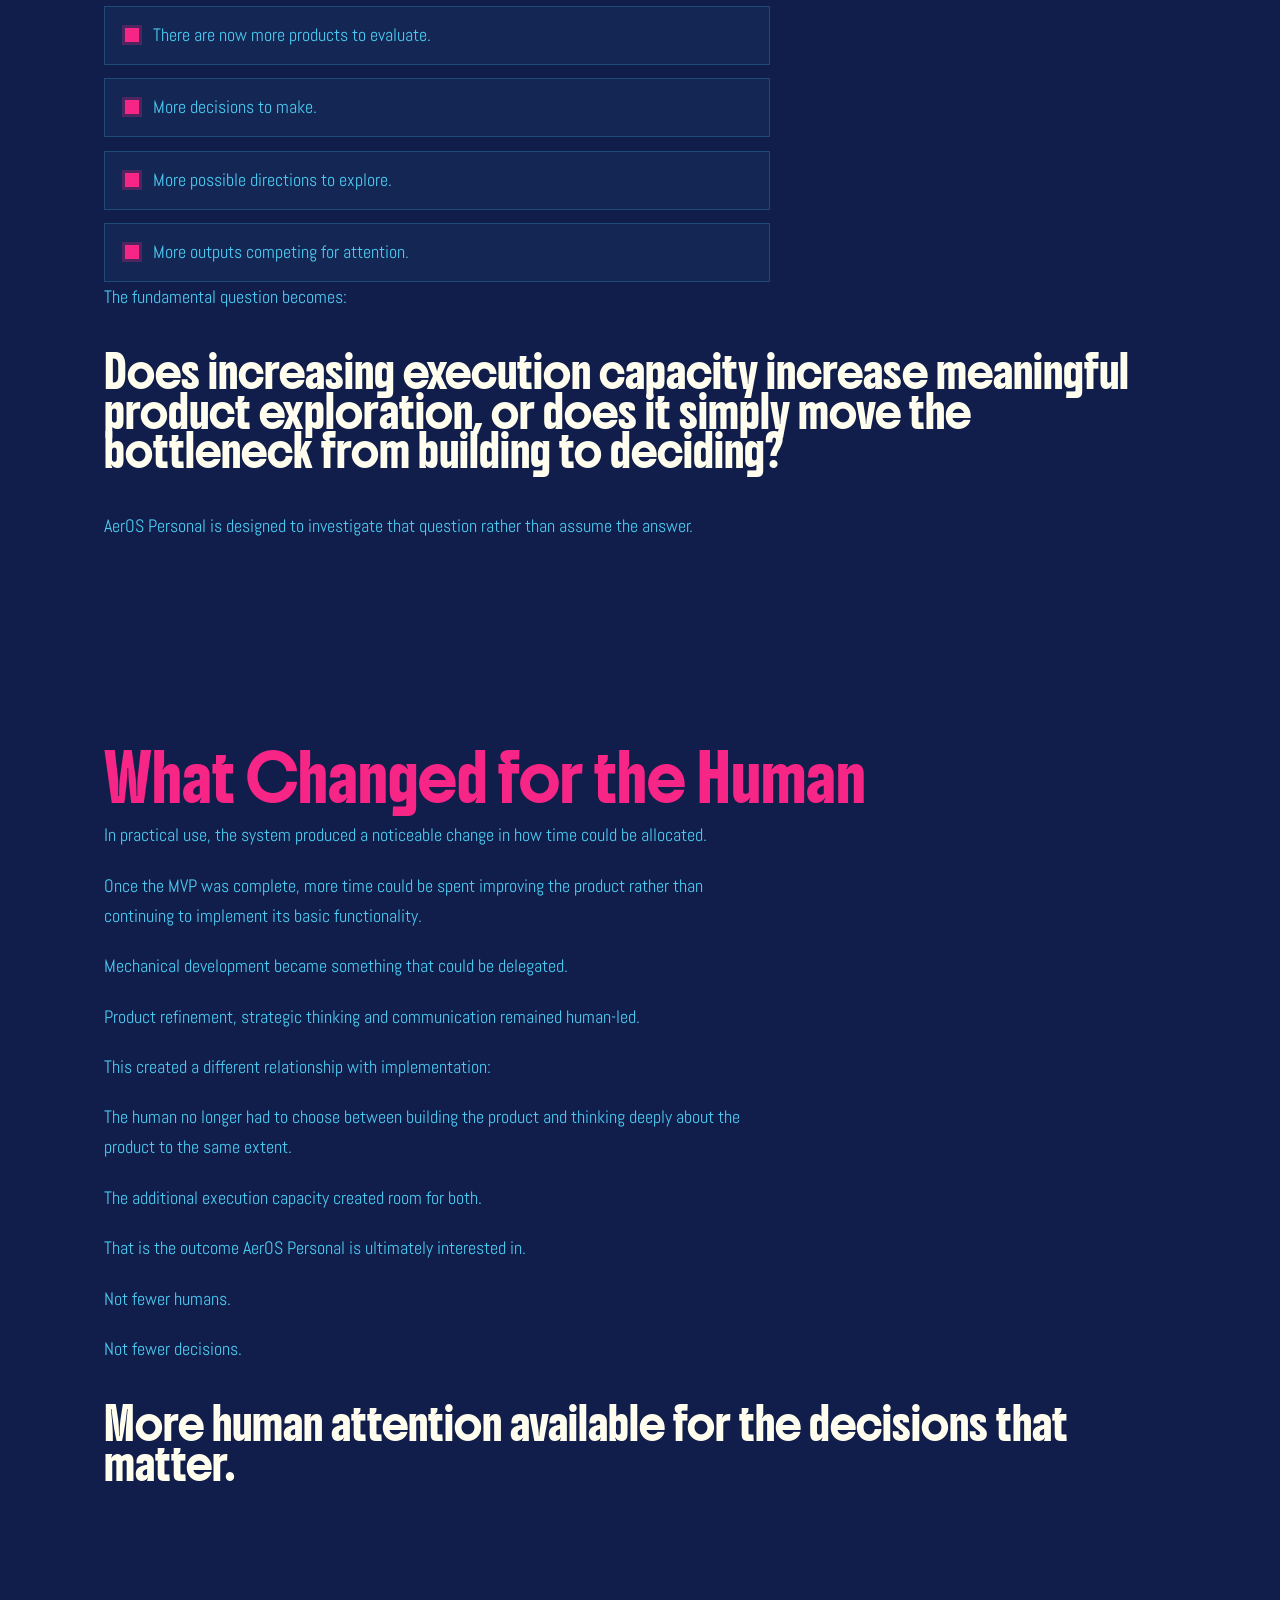
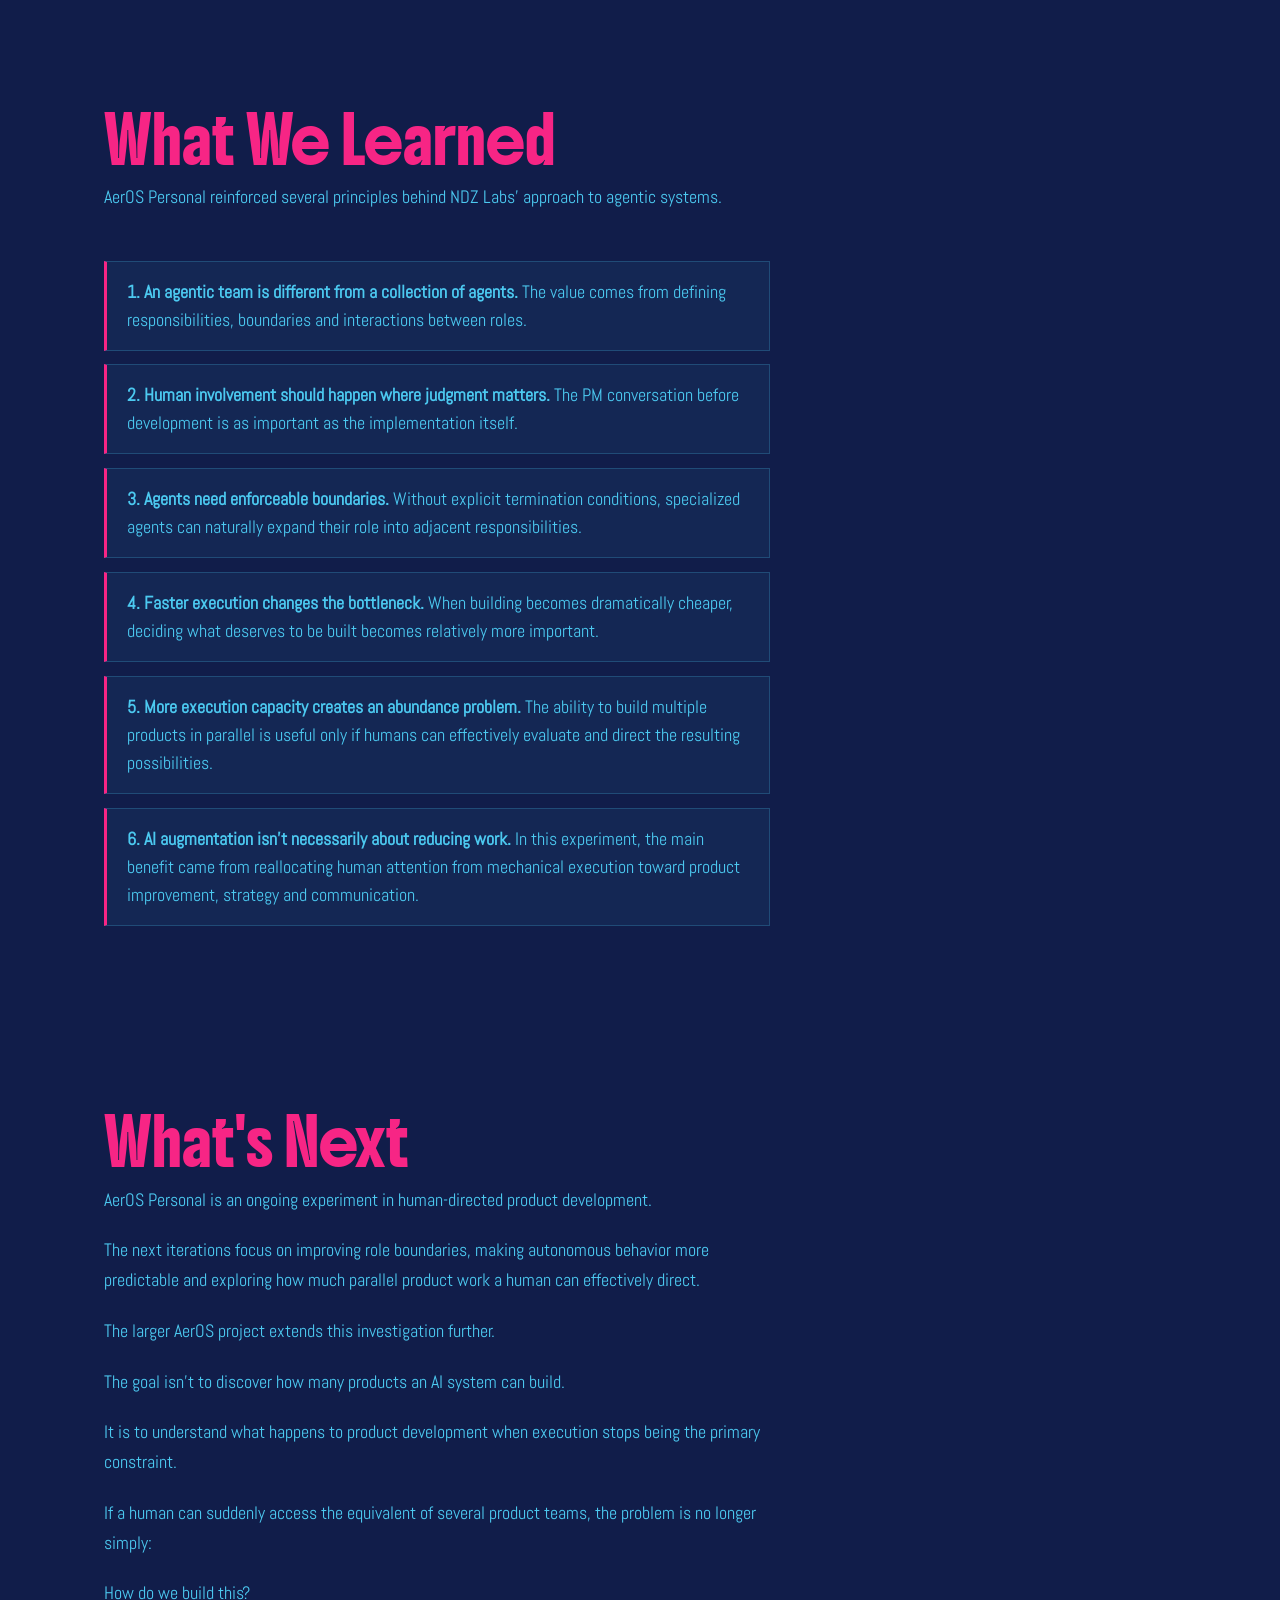
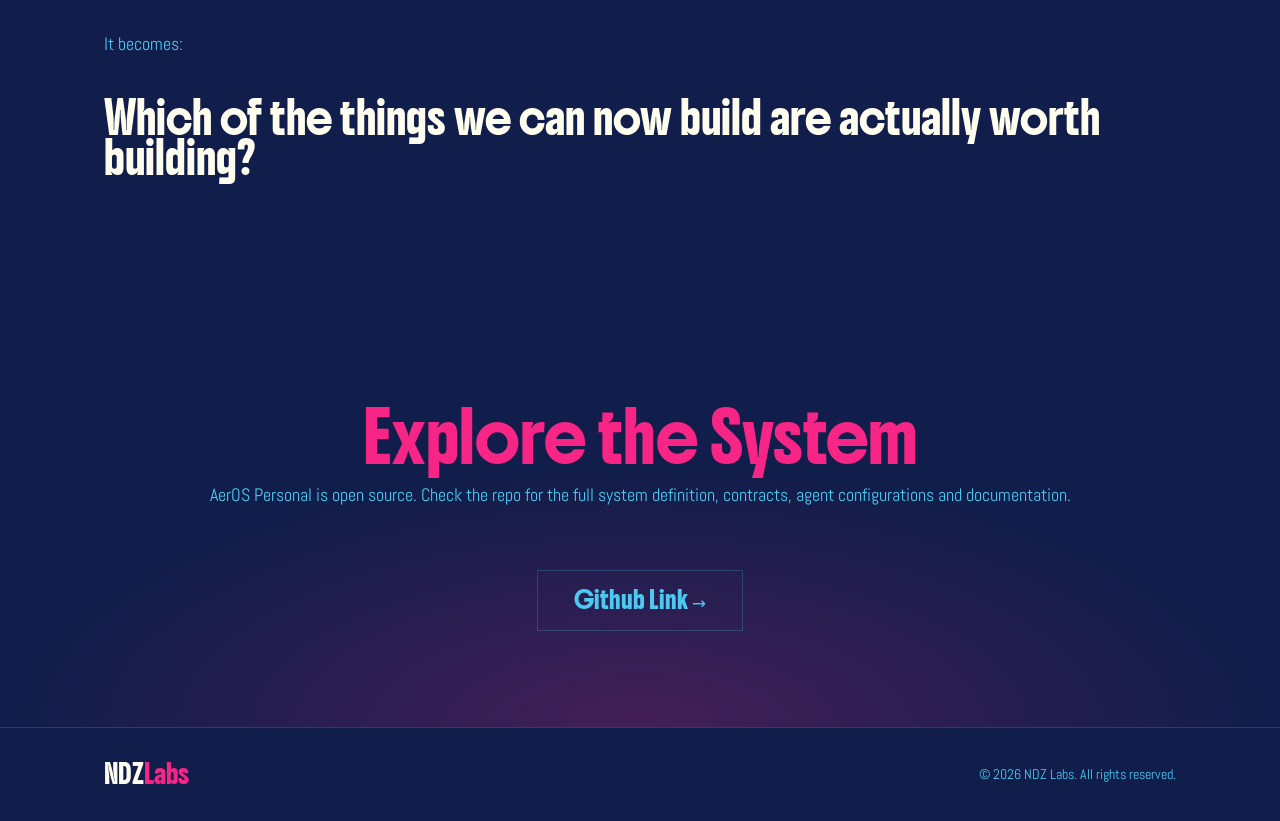
<file: aerospersonal.html>
<!DOCTYPE html>
<html lang="en">
<head>
  <meta charset="UTF-8">
  <meta name="viewport" content="width=device-width, initial-scale=1.0">
  <meta name="description" content="AerOS Personal — an experiment in whether agentic product teams can increase the amount of product exploration a human can direct.">
  <meta name="theme-color" content="#111d4a">
  <title>AerOS Personal — NDZ Labs</title>

  <link rel="canonical" href="https://ndzlabs.vercel.app/aerospersonal.html">
  <link rel="icon" type="image/svg+xml" href="assets/favicon.svg">
  <link rel="icon" type="image/png" href="assets/favicon.png">
  <link rel="apple-touch-icon" href="assets/apple-touch-icon.png">

  <!-- Social / Open Graph -->
  <meta property="og:type" content="article">
  <meta property="og:site_name" content="NDZ Labs">
  <meta property="og:title" content="AerOS Personal — NDZ Labs">
  <meta property="og:description" content="AerOS Personal — an experiment in whether agentic product teams can increase the amount of product exploration a human can direct.">
  <meta property="og:url" content="https://ndzlabs.vercel.app/aerospersonal.html">
  <meta property="og:image" content="https://ndzlabs.vercel.app/assets/og-image.png">
  <meta property="og:image:width" content="1200">
  <meta property="og:image:height" content="630">
  <meta property="og:image:alt" content="AerOS Personal — NDZ Labs">

  <!-- Twitter -->
  <meta name="twitter:card" content="summary_large_image">
  <meta name="twitter:title" content="AerOS Personal — NDZ Labs">
  <meta name="twitter:description" content="AerOS Personal — an experiment in whether agentic product teams can increase the amount of product exploration a human can direct.">
  <meta name="twitter:image" content="https://ndzlabs.vercel.app/assets/og-image.png">

  <link rel="preconnect" href="https://fonts.googleapis.com">
  <link rel="preconnect" href="https://fonts.gstatic.com" crossorigin>
  <link href="https://fonts.googleapis.com/css2?family=Abel&family=Boldonse&display=swap" rel="stylesheet">

  <link rel="stylesheet" href="css/styles.css">

  <script type="application/ld+json">
  {
    "@context": "https://schema.org",
    "@graph": [
      {
        "@type": "Article",
        "headline": "AerOS Personal — an experiment in agentic product teams",
        "description": "An experiment in whether agentic product teams can increase the amount of product exploration a human can direct.",
        "url": "https://ndzlabs.vercel.app/aerospersonal.html",
        "datePublished": "2026-09-16",
        "author": {
          "@type": "Person",
          "name": "Francisco Fernández"
        },
        "publisher": {
          "@id": "https://ndzlabs.vercel.app/#organization"
        }
      },
      {
        "@type": "Organization",
        "@id": "https://ndzlabs.vercel.app/#organization",
        "name": "NDZ Labs",
        "url": "https://ndzlabs.vercel.app/",
        "logo": {
          "@type": "ImageObject",
          "url": "https://ndzlabs.vercel.app/assets/favicon.svg"
        },
        "sameAs": ["https://github.com/ndzvisual"]
      }
    ]
  }
  </script>
</head>
<body>

  <!-- ========== NAV ========== -->
  <header class="site-header">
    <nav class="nav container" aria-label="Main navigation">
      <a href="index.html" class="nav__logo">NDZ<span>Labs</span></a>
      <ul class="nav__links" id="navLinks">
        <li><a href="#premise">Premise</a></li>
        <li><a href="#product-team">The Product Team</a></li>
        <li><a href="#human-role">Human in the Loop</a></li>
        <li><a href="#what-broke">Where It Broke</a></li>
        <li><a href="#productivity">Productivity Question</a></li>
        <li><a href="#lessons">What We Learned</a></li>
        <li><a href="#next">What's Next</a></li>
      </ul>
      <a href="#cta" class="nav__cta btn">Explore the System</a>
      <button class="nav__toggle" id="navToggle" aria-label="Open menu" aria-expanded="false" aria-controls="navLinks">
        <span></span><span></span><span></span>
      </button>
    </nav>
  </header>

  <main>

    <!-- ========== PRODUCT HERO ========== -->
    <section class="product-hero">
      <div class="container">
        <p class="product-hero__eyebrow reveal">NDZ LABS · EXPERIMENT · OPEN SOURCE</p>
        <h1 class="product-hero__title reveal">AerOS Personal</h1>
        <p class="product-hero__subtitle reveal">What happens when every product thinker has an entire product team at their disposal?</p>
      </div>
    </section>

    <!-- ========== THE PREMISE ========== -->
    <section class="section" id="premise">
      <div class="container">
        <h2 class="section__title reveal">The Premise</h2>
        <p class="product-text reveal">Product development is constrained by execution capacity.</p>
        <p class="product-text reveal">An idea can be valuable, but turning it into something tangible requires time from product managers, designers, developers and QA engineers.</p>
        <p class="product-text reveal">That constraint shapes how teams work: ideas compete for resources, experimentation is expensive and many potentially useful directions never get explored.</p>
        <p class="product-text reveal">AerOS started with a different question:</p>
        <p class="statement reveal">If every member of a product team had an entire product team working alongside them, how many ideas could be explored in the time a traditional team could explore one?</p>
        <p class="product-text reveal">AerOS Personal is an experiment around that question.</p>
      </div>
    </section>

    <!-- ========== THE HYPOTHESIS ========== -->
    <section class="section" id="hypothesis">
      <div class="container">
        <h2 class="section__title reveal">The Hypothesis</h2>
        <p class="product-text reveal">The project explores whether agentic product teams can increase the amount of product exploration a human can direct without removing the human from the process.</p>
        <p class="product-text reveal">The premise isn't that AI should decide what products to build.</p>
        <p class="product-text reveal">Instead, AI takes responsibility for much of the execution while the human remains responsible for product direction, strategy, prioritization and judgment.</p>
        <p class="product-text reveal">This creates a fundamental shift:</p>
        <p class="statement reveal">The goal isn't to make humans do less product work. It's to give them more capacity to do the work that requires them.</p>
      </div>
    </section>

    <!-- ========== FROM AerOS TO AerOS PERSONAL ========== -->
    <section class="section" id="from-aeros">
      <div class="container">
        <h2 class="section__title reveal">From AerOS to AerOS Personal</h2>
        <p class="product-text reveal">AerOS is designed as a complete, end-to-end product development team.</p>
        <p class="product-text reveal">Its architecture includes specialized agents for:</p>
        <div class="roles-flow reveal">
          <span class="rd-loop__step">Product Management</span>
          <span class="roles-flow__arrow" aria-hidden="true">→</span>
          <span class="rd-loop__step">Design</span>
          <span class="roles-flow__arrow" aria-hidden="true">→</span>
          <span class="rd-loop__step">Development</span>
          <span class="roles-flow__arrow" aria-hidden="true">→</span>
          <span class="rd-loop__step rd-loop__step--speed">QA</span>
        </div>
        <p class="product-text reveal">Like Webeloper, it is declarative, contract-based and agnostic to the underlying models and technologies.</p>
        <p class="product-text reveal">AerOS Personal isn't simply a smaller version of AerOS.</p>
        <p class="product-text reveal">It reproduces the product-team structure while intentionally removing the kernel and bootstrap layers of the larger system.</p>
        <p class="product-text reveal">That makes it a different system, designed for smaller products where a full AerOS deployment would be unnecessary.</p>
      </div>
    </section>

    <!-- ========== THE PRODUCT TEAM ========== -->
    <section class="section" id="product-team">
      <div class="container">
        <h2 class="section__title reveal">The Product Team</h2>
        <p class="product-text reveal">AerOS Personal models a product team through four specialized roles.</p>

        <h3 class="subheading reveal">Product Manager</h3>
        <p class="product-text reveal">The PM is the first point of interaction.</p>
        <p class="product-text reveal">Before development begins, the human discusses the product idea with the PM Agent.</p>
        <p class="product-text reveal">The PM evaluates the proposal and determines whether it is worth developing.</p>
        <p class="product-text reveal">It can recommend modifications or explicitly tell the human that an idea isn't worth the effort required to build it.</p>
        <p class="product-text reveal">Only once the idea is considered viable does the PM create the Project Contract.</p>
        <p class="product-text reveal">This is an intentional design choice.</p>
        <p class="product-text reveal">The PM isn't simply an agent that translates instructions into tasks.</p>
        <p class="product-text reveal">It is expected to behave more like an actual product manager: challenging the idea before the team spends resources building it.</p>

        <h3 class="subheading reveal">Designer</h3>
        <p class="product-text reveal">The Designer receives the project definition and translates it into a design specification through a structured contract.</p>
        <p class="product-text reveal">Its responsibility ends when that contract is produced.</p>

        <h3 class="subheading reveal">Developer</h3>
        <p class="product-text reveal">The Developer consumes the design and project contracts and is responsible for turning them into a working product.</p>

        <h3 class="subheading reveal">QA</h3>
        <p class="product-text reveal">The QA role evaluates whether the resulting implementation behaves according to the expected requirements.</p>

        <p class="product-text reveal" style="margin-top:3rem;">Together, the workflow becomes:</p>

        <div class="workflow reveal">
          <div class="system-stage">
            <div class="system-stage__head">
              <span class="system-stage__num">HUMAN</span>
              <h3 class="system-stage__title">Human + PM</h3>
            </div>
            <p class="system-stage__text">Idea discussion and viability assessment</p>
          </div>
          <span class="system-flow__arrow" aria-hidden="true">↓</span>

          <div class="system-stage">
            <div class="system-stage__head">
              <span class="system-stage__num">CONTRACT</span>
              <h3 class="system-stage__title">Project Contract</h3>
            </div>
          </div>
          <span class="system-flow__arrow" aria-hidden="true">↓</span>

          <div class="system-stage">
            <div class="system-stage__head">
              <span class="system-stage__num">AGENT</span>
              <h3 class="system-stage__title">Designer</h3>
            </div>
            <p class="system-stage__text">Design specification</p>
          </div>
          <span class="system-flow__arrow" aria-hidden="true">↓</span>

          <div class="system-stage">
            <div class="system-stage__head">
              <span class="system-stage__num">CONTRACT</span>
              <h3 class="system-stage__title">Design Contract</h3>
            </div>
          </div>
          <span class="system-flow__arrow" aria-hidden="true">↓</span>

          <div class="system-stage">
            <div class="system-stage__head">
              <span class="system-stage__num">AGENT</span>
              <h3 class="system-stage__title">Developer</h3>
            </div>
            <p class="system-stage__text">Implementation</p>
          </div>
          <span class="system-flow__arrow" aria-hidden="true">↓</span>

          <div class="system-stage system-stage--final">
            <div class="system-stage__head">
              <span class="system-stage__num">QA</span>
              <h3 class="system-stage__title">QA</h3>
            </div>
            <p class="system-stage__text">Validation</p>
          </div>
        </div>

        <p class="product-text reveal" style="margin-top:3rem;">The structure mirrors the responsibilities of a human product team while allowing the individual agents to execute their work independently.</p>
      </div>
    </section>

    <!-- ========== DESIGNING THE HUMAN'S ROLE ========== -->
    <section class="section" id="human-role">
      <div class="container">
        <h2 class="section__title reveal">Designing the Human's Role</h2>
        <p class="product-text reveal">AerOS Personal deliberately keeps the human deeply involved.</p>
        <p class="product-text reveal">The first intervention happens before development.</p>
        <p class="product-text reveal">The human doesn't simply tell the system what to build. They discuss the idea with the PM Agent, which can challenge the premise, suggest changes or reject the project.</p>
        <p class="product-text reveal">The second intervention happens throughout development.</p>
        <p class="product-text reveal">Because product decisions remain human-led, the user can intervene, redirect the system and request changes at different stages.</p>
        <p class="product-text reveal">This is fundamentally different from Webeloper.</p>
        <p class="product-text reveal">Webeloper attempts to remove as much execution as possible from the human.</p>
        <p class="product-text reveal">AerOS Personal does something different:</p>
        <p class="statement reveal">It gives the human more execution capacity without removing them from the product loop.</p>
        <p class="product-text reveal">The system handles mechanical implementation.</p>
        <p class="product-text reveal">The human spends more time thinking about what the product should become.</p>
      </div>
    </section>

    <!-- ========== THE EXPERIMENT ========== -->
    <section class="section" id="experiment">
      <div class="container">
        <h2 class="section__title reveal">The Experiment</h2>
        <p class="product-text reveal">AerOS Personal was used to develop three products:</p>
        <ul class="product-list">
          <li class="reveal">two entirely personal projects;</li>
          <li class="reveal">one project for professional work.</li>
        </ul>
        <p class="product-text reveal">Each went from the initial product discussion through the complete development process in approximately two hours.</p>
        <p class="product-text reveal">That speed changed what happened after the MVP existed.</p>
        <p class="product-text reveal">Instead of spending most of the available time getting the first version built, there was considerably more room to refine the products once they were functional.</p>
        <p class="product-text reveal">The additional capacity could be used for product improvements, strategic decisions, stakeholder-related work and other activities that would normally compete with implementation time.</p>
        <p class="product-text reveal">The result wasn't simply faster development.</p>
        <p class="product-text reveal">It was more time available for product thinking within the same development cycle.</p>
      </div>
    </section>

    <!-- ========== WHAT BROKE ========== -->
    <section class="section" id="what-broke">
      <div class="container">
        <h2 class="section__title reveal">What Broke</h2>
        <p class="product-text reveal">The first implementation also exposed an important problem in agent boundaries.</p>
        <p class="product-text reveal">In the first application, the Designer Agent continued beyond its intended responsibility and effectively took over the Developer role.</p>
        <p class="product-text reveal">The system had not sufficiently constrained the boundary between the two agents.</p>
        <p class="product-text reveal">The solution wasn't to add another conversational instruction.</p>
        <p class="product-text reveal">The Designer's declaration was changed so that its responsibility ended definitively after producing the design contract.</p>
        <p class="product-text reveal">This reinforced one of the principles already observed in Webeloper:</p>
        <p class="statement reveal">Agent specialization only works when responsibilities are explicit and enforceable.</p>
        <p class="product-text reveal">Another recurring behavior involved QA.</p>
        <p class="product-text reveal">In three of the four developments observed across the broader AerOS experimentation, the Developer performed QA work itself when the human did not intervene.</p>
        <p class="product-text reveal">The resulting behavior wasn't necessarily incorrect from a software-production perspective, but it violated the intended organizational structure of the system.</p>
        <p class="product-text reveal">This distinction is important.</p>
        <p class="product-text reveal">AerOS isn't merely trying to produce functioning software.</p>
        <p class="product-text reveal">It is testing whether a structured team of specialized agents can preserve meaningful organizational boundaries while working autonomously.</p>
      </div>
    </section>

    <!-- ========== CONTRACTS AS ORGANIZATIONAL INTERFACES ========== -->
    <section class="section" id="contracts">
      <div class="container">
        <h2 class="section__title reveal">Contracts as Organizational Interfaces</h2>
        <p class="product-text reveal">Contracts play the same foundational role in AerOS that they do in Webeloper, but their meaning becomes even more apparent here.</p>
        <p class="product-text reveal">A contract doesn't simply tell an agent what to do.</p>
        <p class="product-text reveal">It defines the boundary between roles.</p>
        <p class="product-text reveal">The PM produces the project definition.</p>
        <p class="product-text reveal">The Designer produces the design definition.</p>
        <p class="product-text reveal">The Developer produces the implementation.</p>
        <p class="product-text reveal">QA evaluates the result.</p>
        <p class="product-text reveal">This allows the system to reproduce something normally maintained through organizational coordination between people.</p>
        <p class="product-text reveal">The contracts therefore act as interfaces between autonomous roles.</p>
        <p class="product-text reveal">When an agent crosses one of those boundaries, the system can identify a structural problem rather than treating the entire workflow as an undifferentiated conversation.</p>
      </div>
    </section>

    <!-- ========== THE PRODUCTIVITY QUESTION ========== -->
    <section class="section" id="productivity">
      <div class="container">
        <h2 class="section__title reveal">The Productivity Question</h2>
        <p class="product-text reveal">The initial results are encouraging, but they don't answer the central question.</p>
        <p class="product-text reveal">Three products were developed in approximately two hours each.</p>
        <p class="product-text reveal">That demonstrates that the system can compress the execution cycle for small products.</p>
        <p class="product-text reveal">But faster execution introduces another problem.</p>
        <p class="product-text reveal">If one person can produce several functional products in the time previously required to produce one, the limiting factor may move somewhere else.</p>
        <ul class="product-list">
          <li class="reveal">There are now more products to evaluate.</li>
          <li class="reveal">More decisions to make.</li>
          <li class="reveal">More possible directions to explore.</li>
          <li class="reveal">More outputs competing for attention.</li>
        </ul>
        <p class="product-text reveal">The fundamental question becomes:</p>
        <p class="statement statement--accent reveal">Does increasing execution capacity increase meaningful product exploration, or does it simply move the bottleneck from building to deciding?</p>
        <p class="product-text reveal">AerOS Personal is designed to investigate that question rather than assume the answer.</p>
      </div>
    </section>

    <!-- ========== WHAT CHANGED FOR THE HUMAN ========== -->
    <section class="section" id="human-change">
      <div class="container">
        <h2 class="section__title reveal">What Changed for the Human</h2>
        <p class="product-text reveal">In practical use, the system produced a noticeable change in how time could be allocated.</p>
        <p class="product-text reveal">Once the MVP was complete, more time could be spent improving the product rather than continuing to implement its basic functionality.</p>
        <p class="product-text reveal">Mechanical development became something that could be delegated.</p>
        <p class="product-text reveal">Product refinement, strategic thinking and communication remained human-led.</p>
        <p class="product-text reveal">This created a different relationship with implementation:</p>
        <p class="product-text reveal">The human no longer had to choose between building the product and thinking deeply about the product to the same extent.</p>
        <p class="product-text reveal">The additional execution capacity created room for both.</p>
        <p class="product-text reveal">That is the outcome AerOS Personal is ultimately interested in.</p>
        <p class="product-text reveal">Not fewer humans.</p>
        <p class="product-text reveal">Not fewer decisions.</p>
        <p class="statement reveal">More human attention available for the decisions that matter.</p>
      </div>
    </section>

    <!-- ========== WHAT WE LEARNED ========== -->
    <section class="section" id="lessons">
      <div class="container">
        <h2 class="section__title reveal">What We Learned</h2>
        <p class="product-text reveal">AerOS Personal reinforced several principles behind NDZ Labs' approach to agentic systems.</p>
        <ol class="learnings">
          <li class="learning reveal"><strong>1. An agentic team is different from a collection of agents.</strong> The value comes from defining responsibilities, boundaries and interactions between roles.</li>
          <li class="learning reveal"><strong>2. Human involvement should happen where judgment matters.</strong> The PM conversation before development is as important as the implementation itself.</li>
          <li class="learning reveal"><strong>3. Agents need enforceable boundaries.</strong> Without explicit termination conditions, specialized agents can naturally expand their role into adjacent responsibilities.</li>
          <li class="learning reveal"><strong>4. Faster execution changes the bottleneck.</strong> When building becomes dramatically cheaper, deciding what deserves to be built becomes relatively more important.</li>
          <li class="learning reveal"><strong>5. More execution capacity creates an abundance problem.</strong> The ability to build multiple products in parallel is useful only if humans can effectively evaluate and direct the resulting possibilities.</li>
          <li class="learning reveal"><strong>6. AI augmentation isn't necessarily about reducing work.</strong> In this experiment, the main benefit came from reallocating human attention from mechanical execution toward product improvement, strategy and communication.</li>
        </ol>
      </div>
    </section>

    <!-- ========== WHAT'S NEXT ========== -->
    <section class="section" id="next">
      <div class="container">
        <h2 class="section__title reveal">What's Next</h2>
        <p class="product-text reveal">AerOS Personal is an ongoing experiment in human-directed product development.</p>
        <p class="product-text reveal">The next iterations focus on improving role boundaries, making autonomous behavior more predictable and exploring how much parallel product work a human can effectively direct.</p>
        <p class="product-text reveal">The larger AerOS project extends this investigation further.</p>
        <p class="product-text reveal">The goal isn't to discover how many products an AI system can build.</p>
        <p class="product-text reveal">It is to understand what happens to product development when execution stops being the primary constraint.</p>
        <p class="product-text reveal">If a human can suddenly access the equivalent of several product teams, the problem is no longer simply:</p>
        <p class="product-text reveal">How do we build this?</p>
        <p class="product-text reveal">It becomes:</p>
        <p class="statement statement--accent reveal">Which of the things we can now build are actually worth building?</p>
      </div>
    </section>

    <!-- ========== CTA ========== -->
    <section class="section section--cta" id="cta">
      <div class="container cta">
        <h2 class="cta__title reveal">Explore the System</h2>
        <p class="cta__text reveal">AerOS Personal is open source. Check the repo for the full system definition, contracts, agent configurations and documentation.</p>
        <div style="margin-top:2rem;">
          <a href="https://github.com/franfernandz/aerospersonal" target="_blank" rel="noopener" class="btn btn--ghost btn--large reveal">Github Link →</a>
        </div>
      </div>
    </section>

  </main>

  <footer class="site-footer">
    <div class="container footer__inner">
      <p class="footer__brand">NDZ<span>Labs</span></p>
      <p class="footer__copy">© <span id="year">2026</span> NDZ Labs. All rights reserved.</p>
    </div>
  </footer>

  <script src="js/main.js"></script>
</body>
</html>
</file>
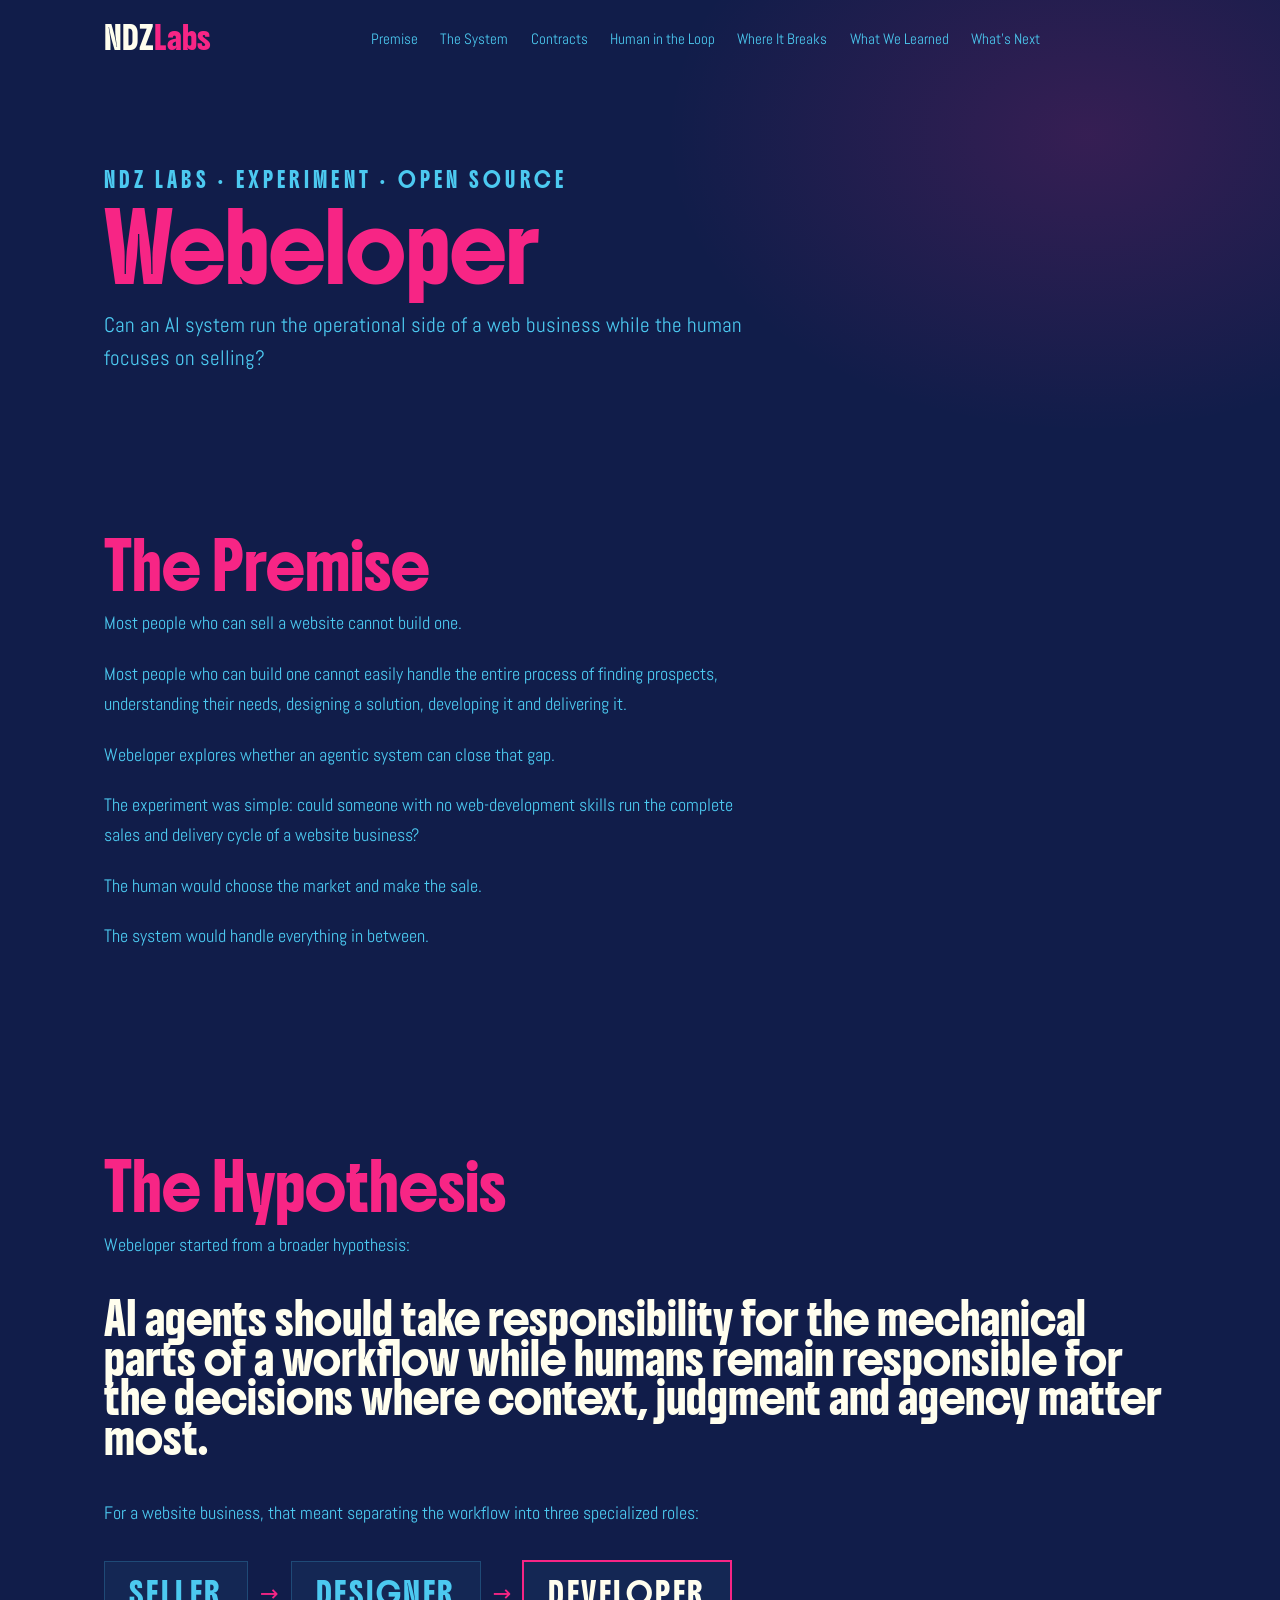
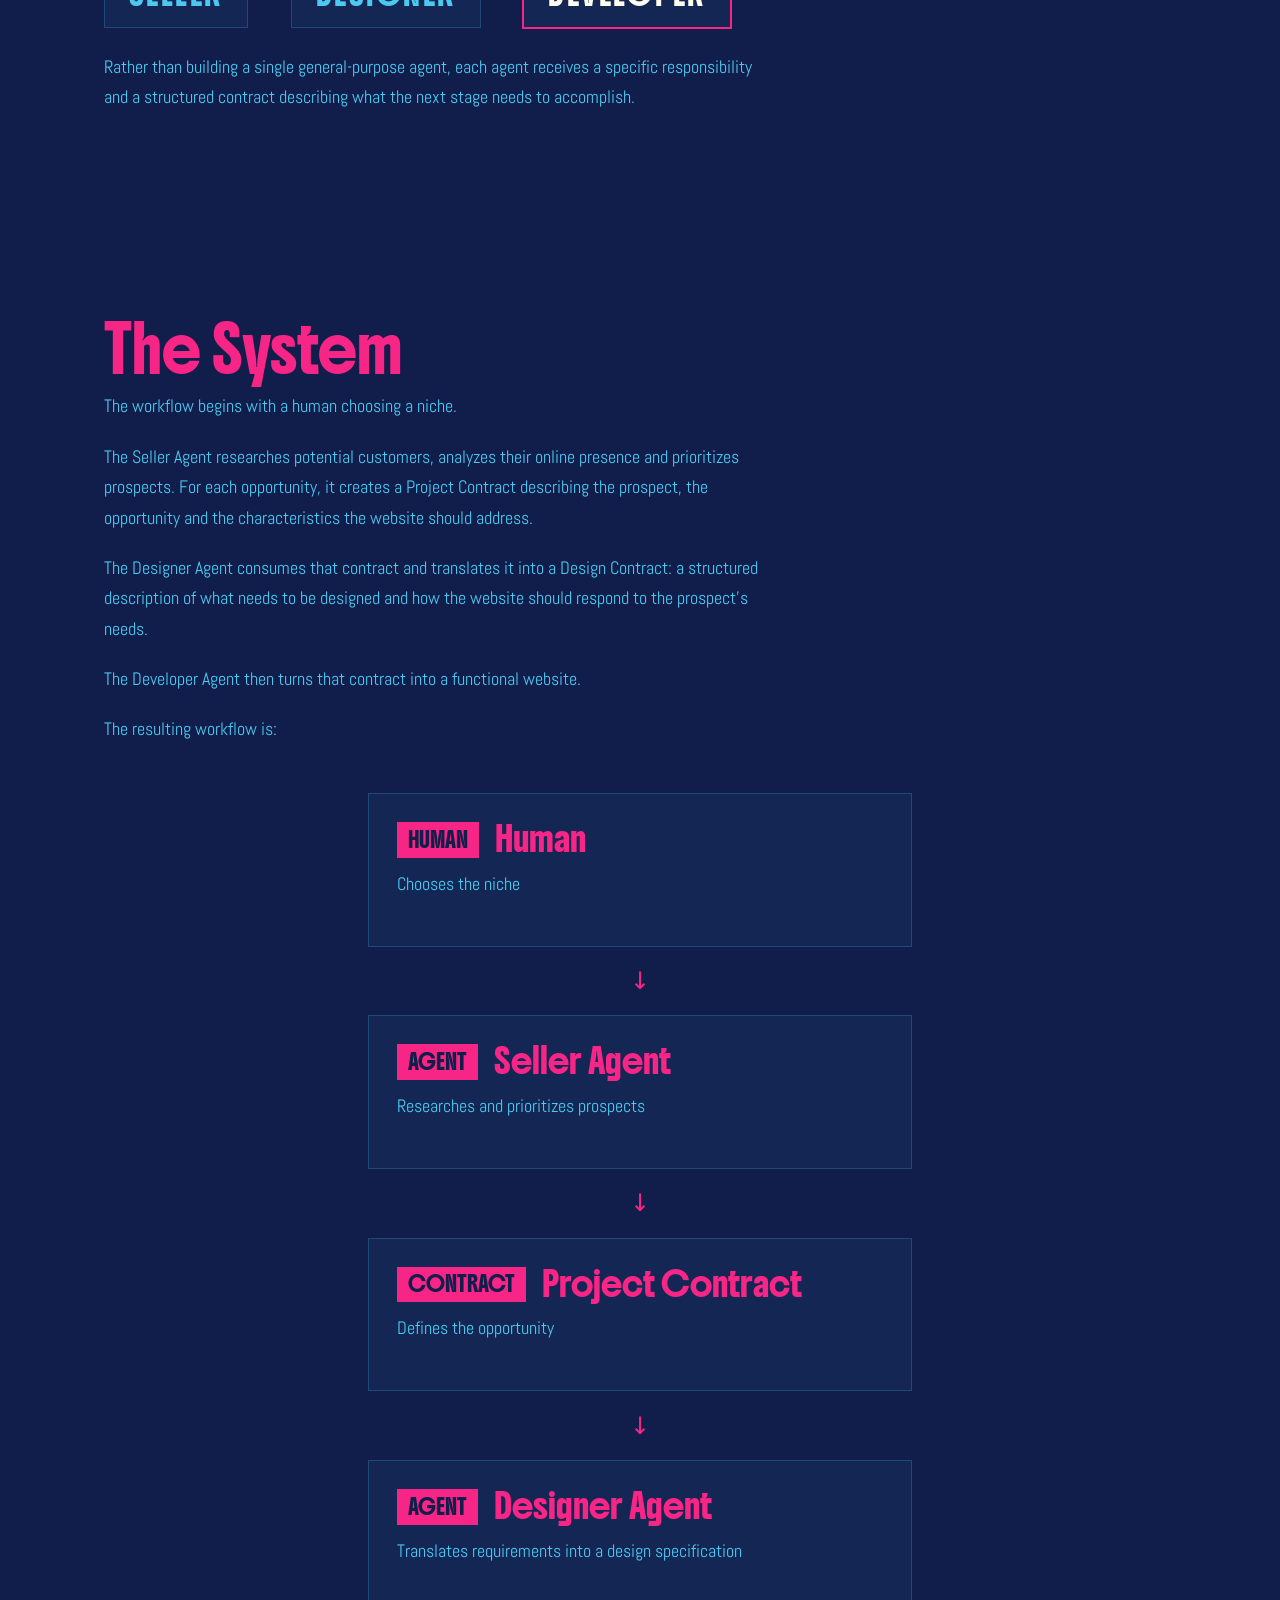
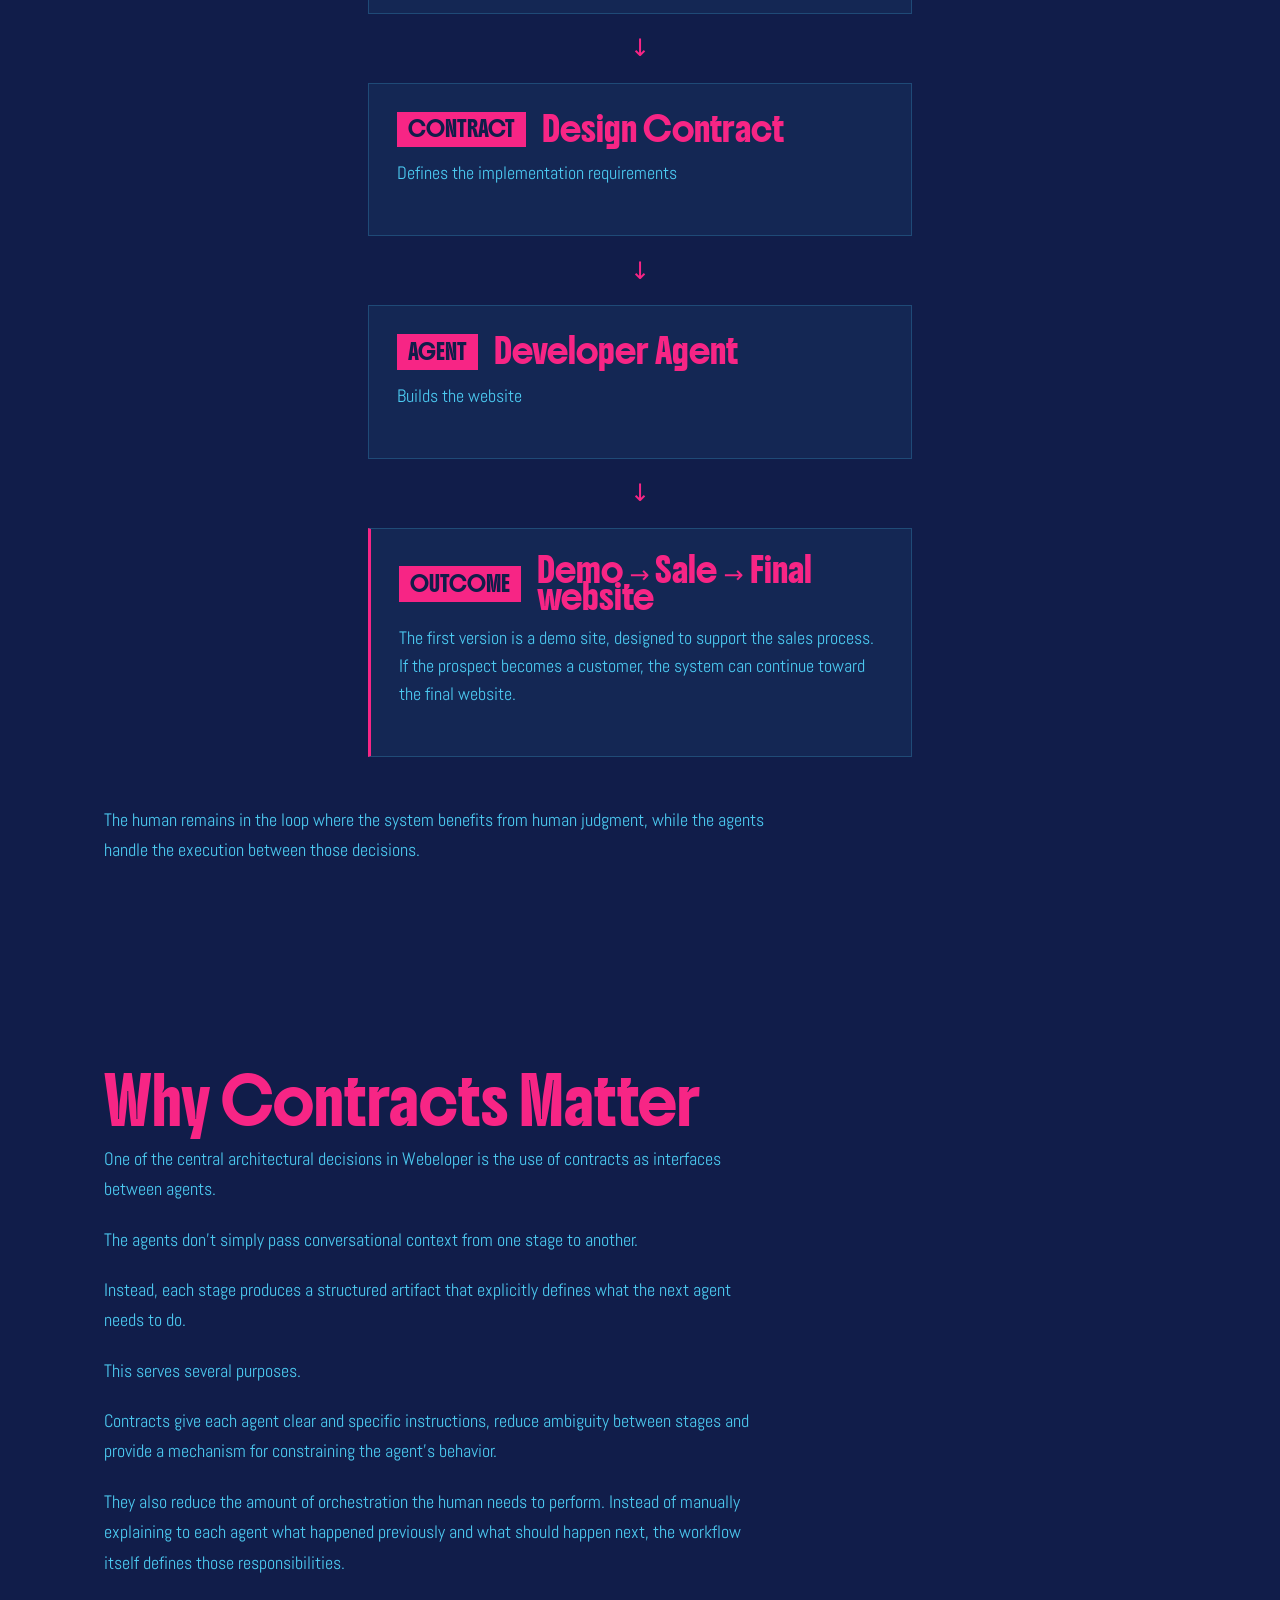
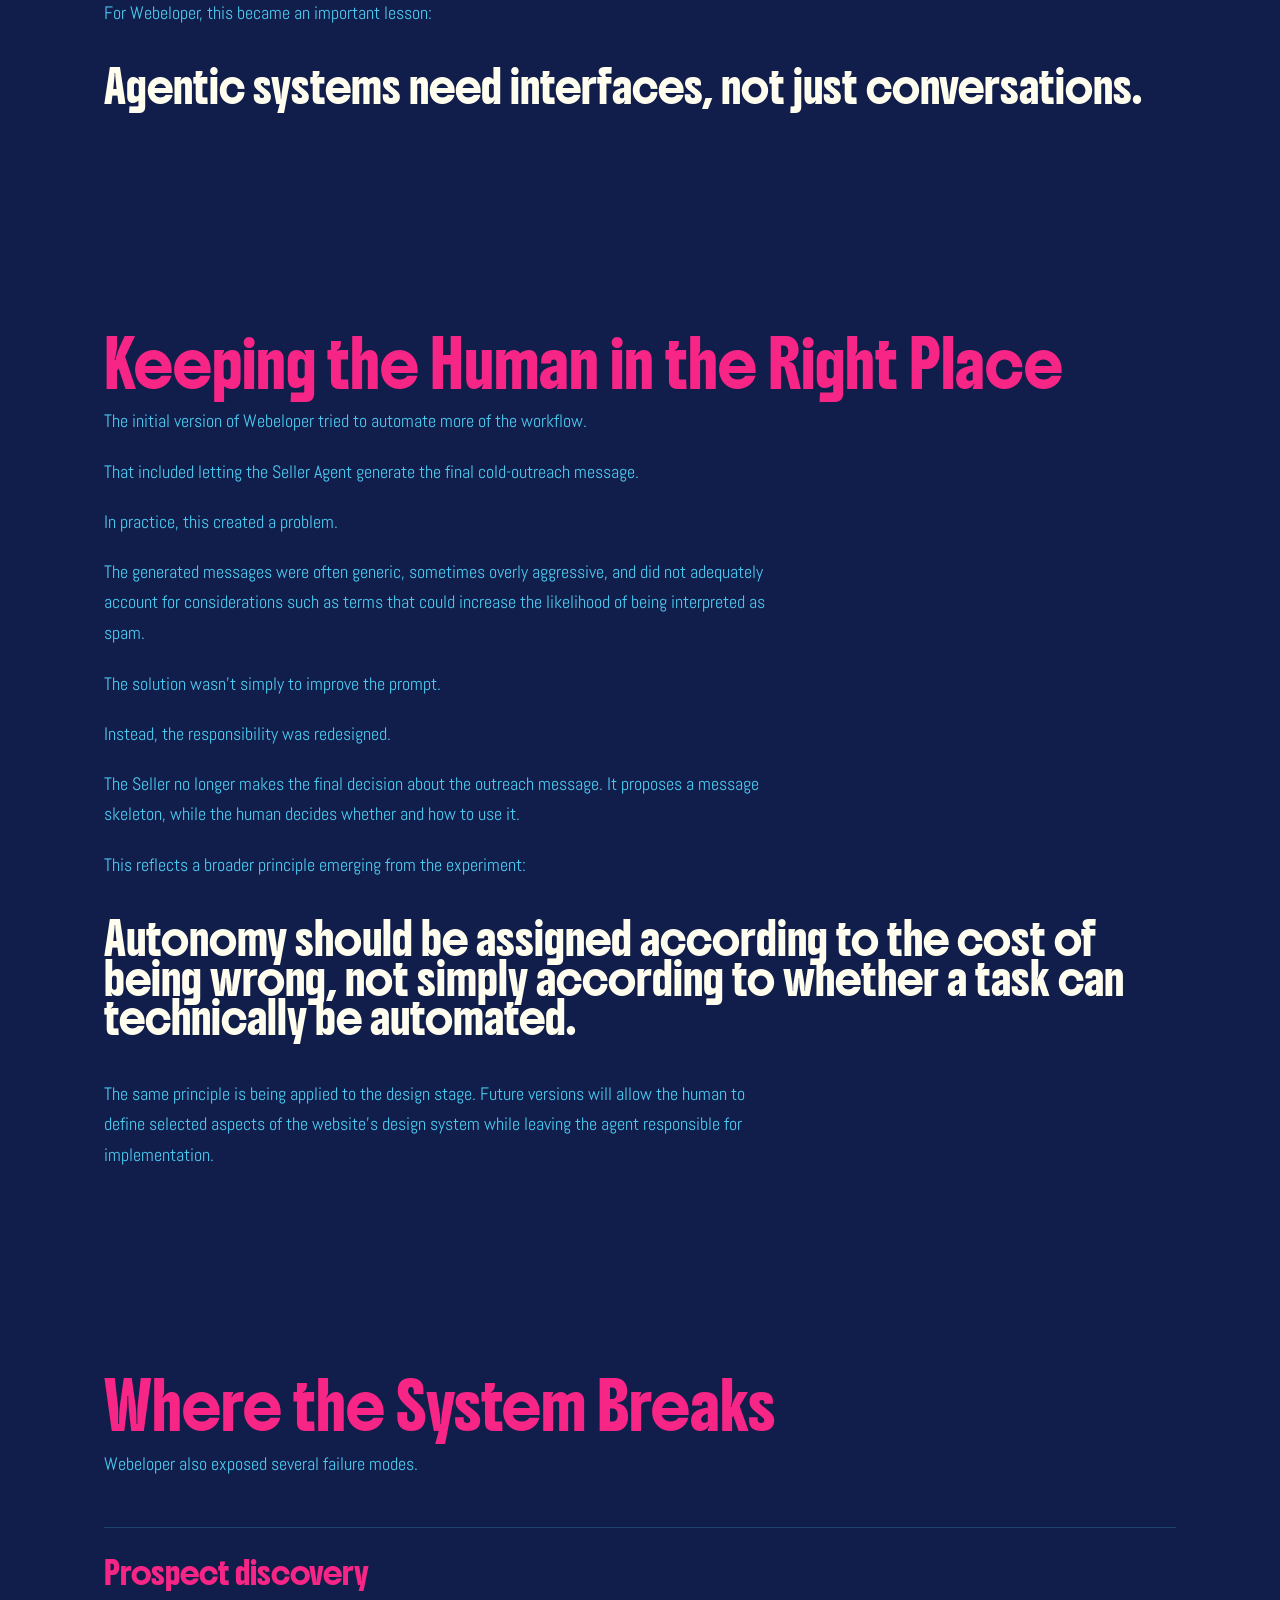
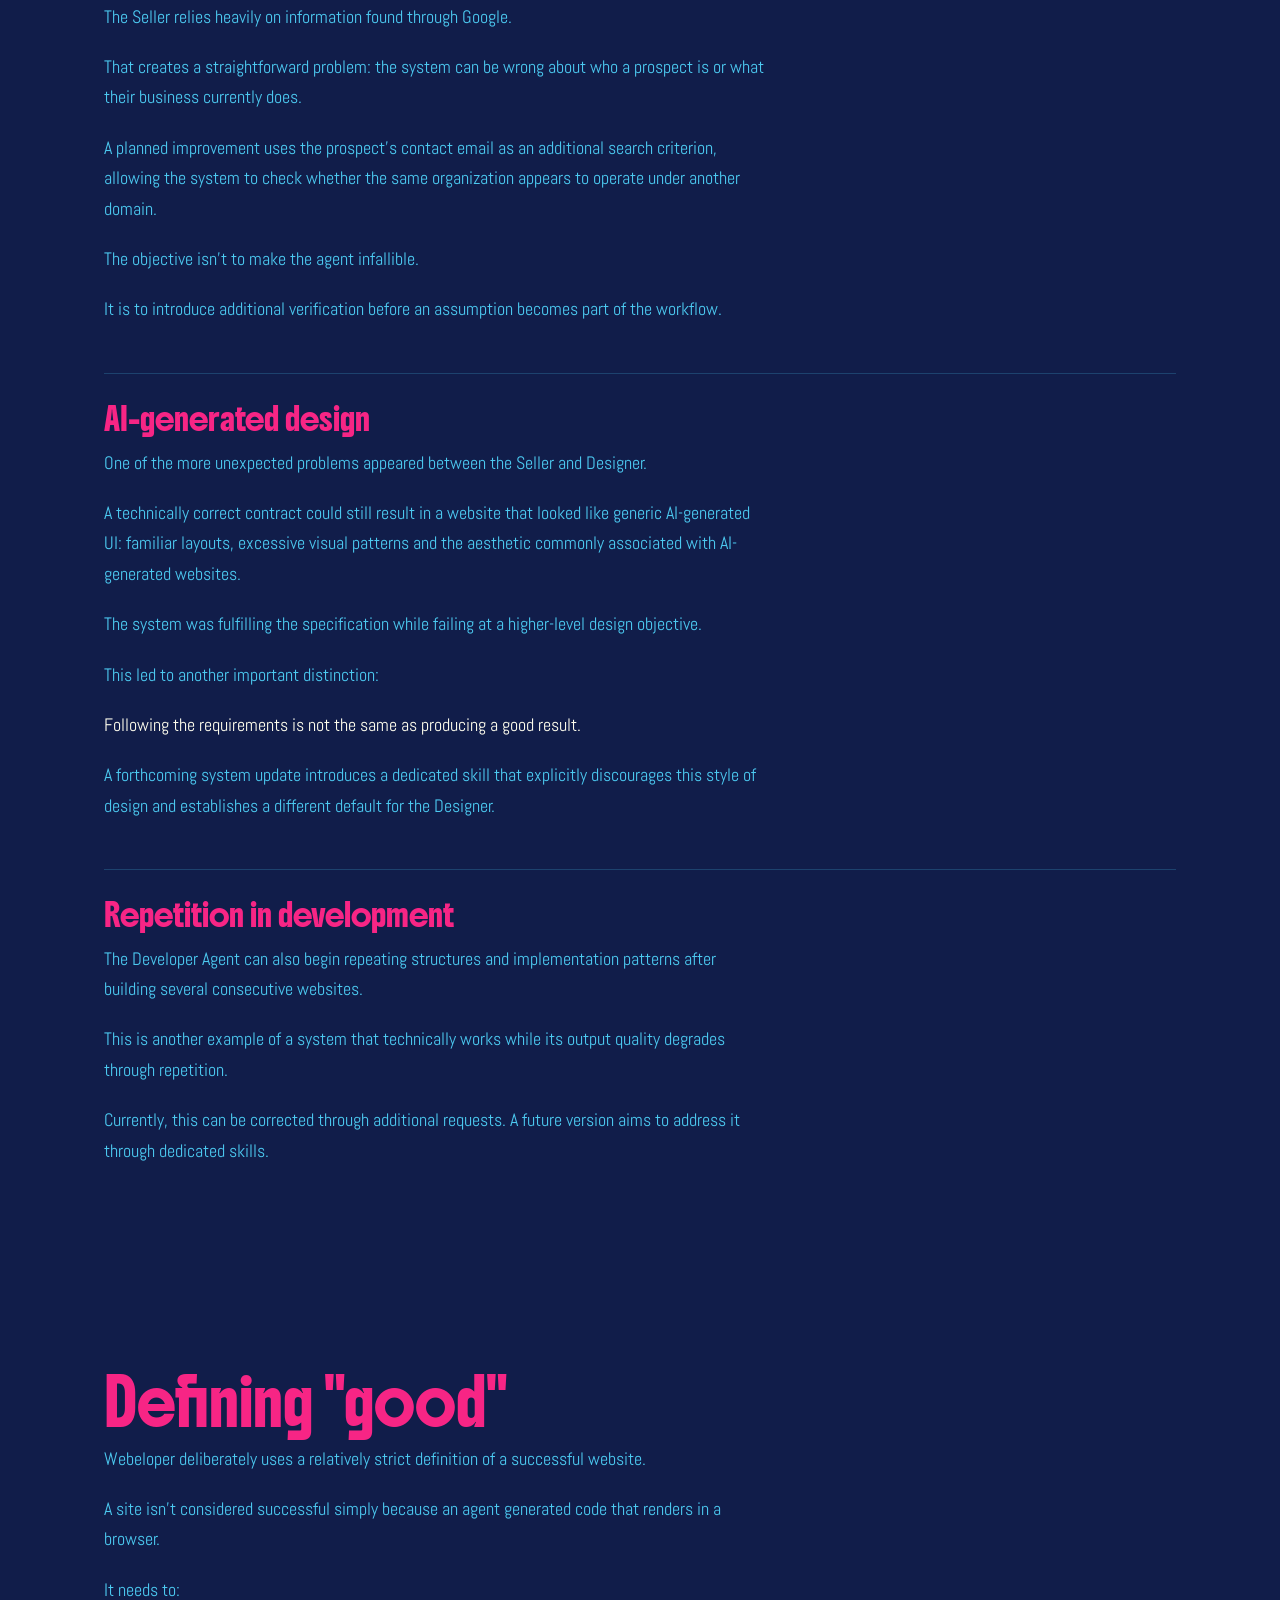
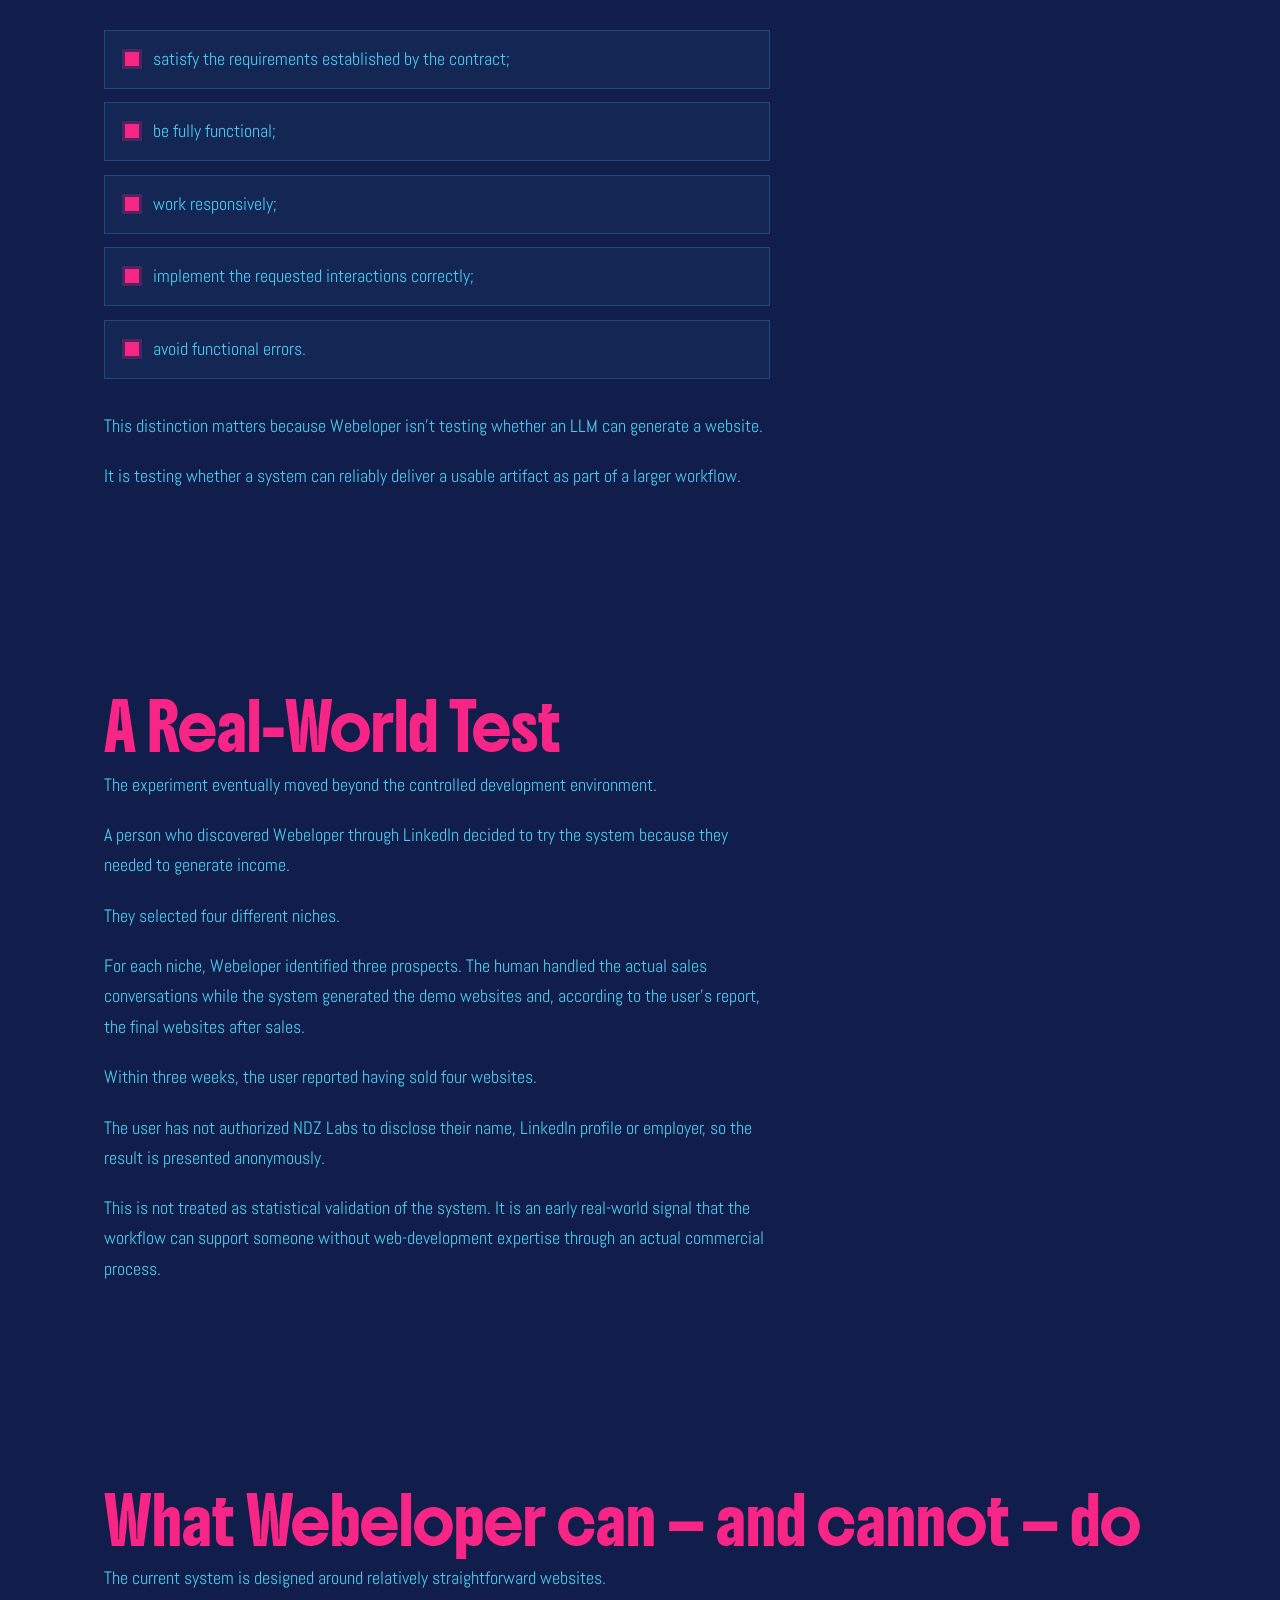
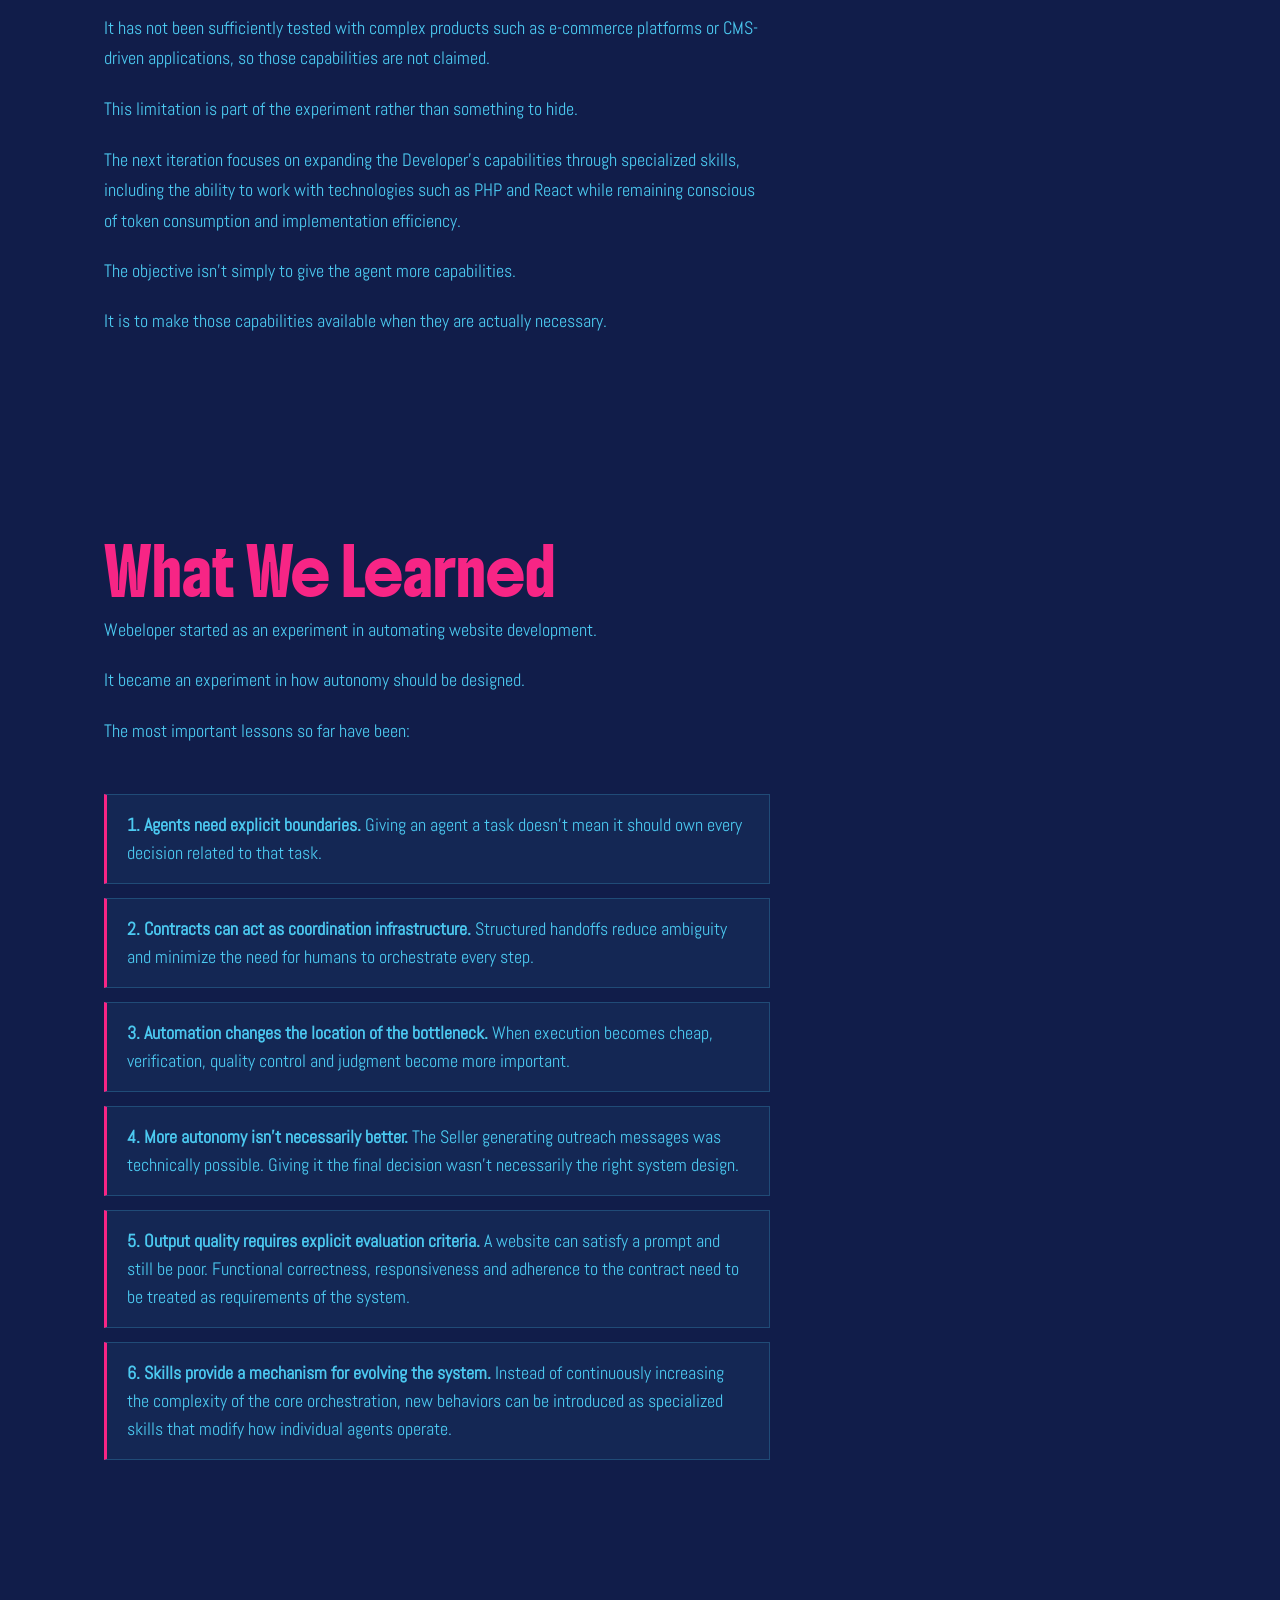
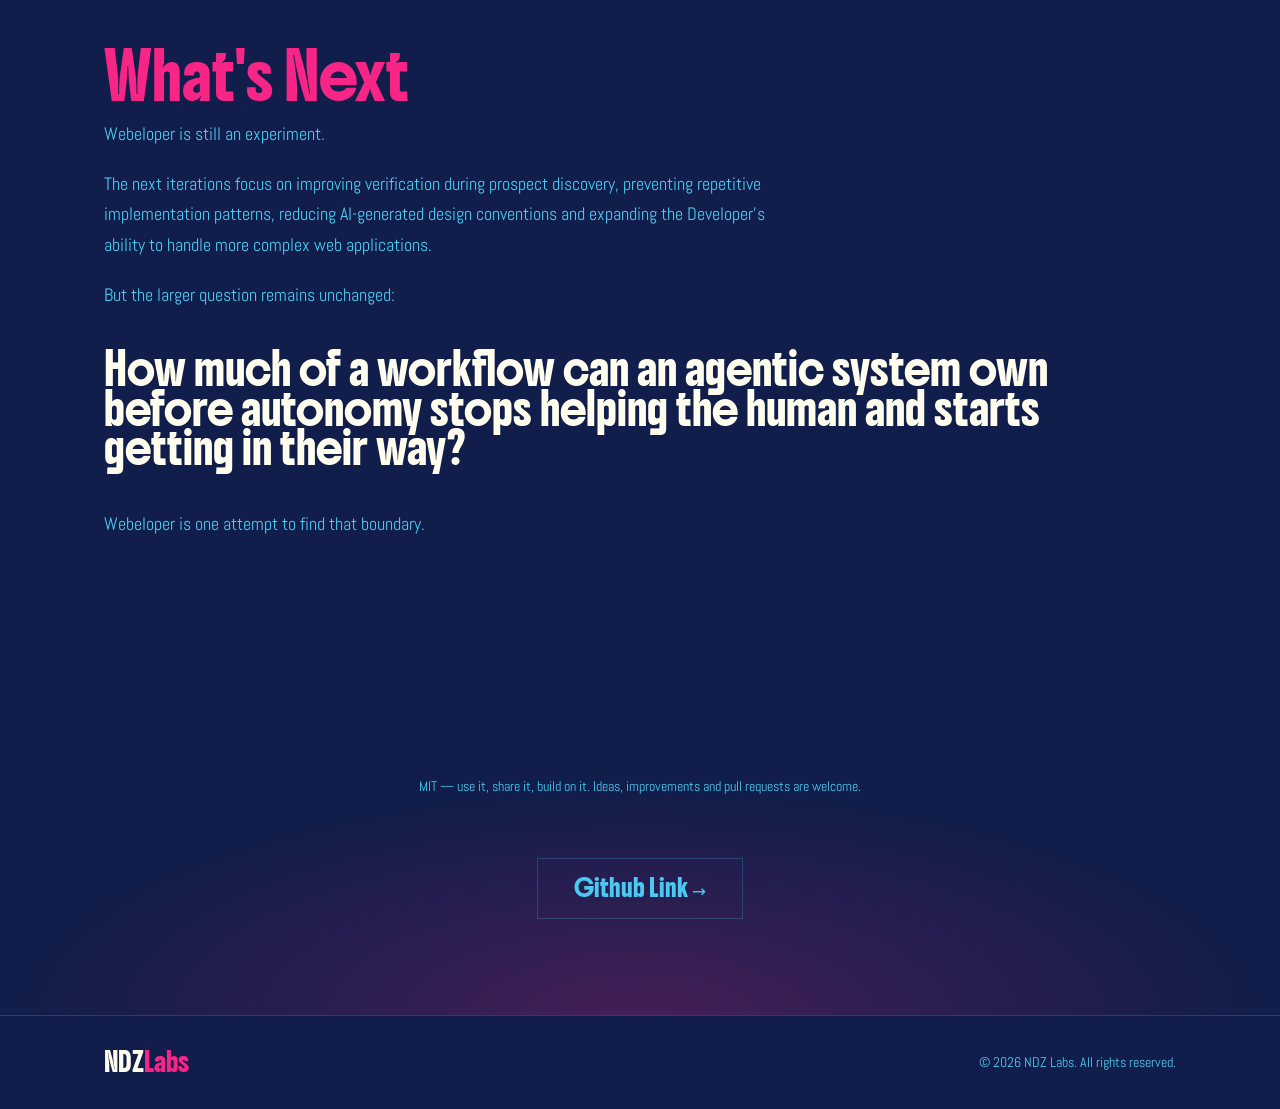
<file: webeloper.html>
<!DOCTYPE html>
<html lang="en">
<head>
  <meta charset="UTF-8">
  <meta name="viewport" content="width=device-width, initial-scale=1.0">
  <meta name="description" content="Webeloper — an experiment in whether an agentic system can run the operational side of a web business while the human focuses on selling.">
  <meta name="theme-color" content="#111d4a">
  <title>Webeloper — NDZ Labs</title>

  <link rel="canonical" href="https://ndzlabs.vercel.app/webeloper.html">
  <link rel="icon" type="image/svg+xml" href="assets/favicon.svg">
  <link rel="icon" type="image/png" href="assets/favicon.png">
  <link rel="apple-touch-icon" href="assets/apple-touch-icon.png">

  <!-- Social / Open Graph -->
  <meta property="og:type" content="article">
  <meta property="og:site_name" content="NDZ Labs">
  <meta property="og:title" content="Webeloper — NDZ Labs">
  <meta property="og:description" content="Webeloper — an experiment in whether an agentic system can run the operational side of a web business while the human focuses on selling.">
  <meta property="og:url" content="https://ndzlabs.vercel.app/webeloper.html">
  <meta property="og:image" content="https://ndzlabs.vercel.app/assets/og-image.png">
  <meta property="og:image:width" content="1200">
  <meta property="og:image:height" content="630">
  <meta property="og:image:alt" content="Webeloper — NDZ Labs">

  <!-- Twitter -->
  <meta name="twitter:card" content="summary_large_image">
  <meta name="twitter:title" content="Webeloper — NDZ Labs">
  <meta name="twitter:description" content="Webeloper — an experiment in whether an agentic system can run the operational side of a web business while the human focuses on selling.">
  <meta name="twitter:image" content="https://ndzlabs.vercel.app/assets/og-image.png">

  <link rel="preconnect" href="https://fonts.googleapis.com">
  <link rel="preconnect" href="https://fonts.gstatic.com" crossorigin>
  <link href="https://fonts.googleapis.com/css2?family=Abel&family=Boldonse&display=swap" rel="stylesheet">

  <link rel="stylesheet" href="css/styles.css">

  <script type="application/ld+json">
  {
    "@context": "https://schema.org",
    "@graph": [
      {
        "@type": "Article",
        "headline": "Webeloper — an experiment in agentic web business operations",
        "description": "An experiment in whether an agentic system can run the operational side of a web business while the human focuses on selling.",
        "url": "https://ndzlabs.vercel.app/webeloper.html",
        "datePublished": "2026-09-16",
        "author": {
          "@type": "Person",
          "name": "Francisco Fernández"
        },
        "publisher": {
          "@id": "https://ndzlabs.vercel.app/#organization"
        }
      },
      {
        "@type": "Organization",
        "@id": "https://ndzlabs.vercel.app/#organization",
        "name": "NDZ Labs",
        "url": "https://ndzlabs.vercel.app/",
        "logo": {
          "@type": "ImageObject",
          "url": "https://ndzlabs.vercel.app/assets/favicon.svg"
        },
        "sameAs": ["https://github.com/ndzvisual"]
      }
    ]
  }
  </script>
</head>
<body>

  <!-- ========== NAV ========== -->
  <header class="site-header">
    <nav class="nav container" aria-label="Main navigation">
      <a href="index.html" class="nav__logo">NDZ<span>Labs</span></a>
      <ul class="nav__links" id="navLinks">
        <li><a href="#premise">Premise</a></li>
        <li><a href="#system">The System</a></li>
        <li><a href="#why-contracts">Contracts</a></li>
        <li><a href="#human-in-the-loop">Human in the Loop</a></li>
        <li><a href="#where-it-breaks">Where It Breaks</a></li>
        <li><a href="#lessons">What We Learned</a></li>
        <li><a href="#next">What's Next</a></li>
      </ul>
      <a href="https://github.com/franfernandz/webeloper" target="_blank" rel="noopener" class="nav__cta btn">Github →</a>
      <button class="nav__toggle" id="navToggle" aria-label="Open menu" aria-expanded="false" aria-controls="navLinks">
        <span></span><span></span><span></span>
      </button>
    </nav>
  </header>

  <main>

    <!-- ========== PRODUCT HERO ========== -->
    <section class="product-hero">
      <div class="container">
        <p class="product-hero__eyebrow reveal">NDZ LABS · EXPERIMENT · OPEN SOURCE</p>
        <h1 class="product-hero__title reveal">Webeloper</h1>
        <p class="product-hero__subtitle reveal">Can an AI system run the operational side of a web business while the human focuses on selling?</p>
      </div>
    </section>

    <!-- ========== THE PREMISE ========== -->
    <section class="section" id="premise">
      <div class="container">
        <h2 class="section__title reveal">The Premise</h2>
        <p class="product-text reveal">Most people who can sell a website cannot build one.</p>
        <p class="product-text reveal">Most people who can build one cannot easily handle the entire process of finding prospects, understanding their needs, designing a solution, developing it and delivering it.</p>
        <p class="product-text reveal">Webeloper explores whether an agentic system can close that gap.</p>
        <p class="product-text reveal">The experiment was simple: could someone with no web-development skills run the complete sales and delivery cycle of a website business?</p>
        <p class="product-text reveal">The human would choose the market and make the sale.</p>
        <p class="product-text reveal">The system would handle everything in between.</p>
      </div>
    </section>

    <!-- ========== THE HYPOTHESIS ========== -->
    <section class="section" id="hypothesis">
      <div class="container">
        <h2 class="section__title reveal">The Hypothesis</h2>
        <p class="product-text reveal">Webeloper started from a broader hypothesis:</p>
        <p class="statement reveal">AI agents should take responsibility for the mechanical parts of a workflow while humans remain responsible for the decisions where context, judgment and agency matter most.</p>
        <p class="product-text reveal">For a website business, that meant separating the workflow into three specialized roles:</p>
        <div class="roles-flow reveal">
          <span class="rd-loop__step">Seller</span>
          <span class="roles-flow__arrow" aria-hidden="true">→</span>
          <span class="rd-loop__step">Designer</span>
          <span class="roles-flow__arrow" aria-hidden="true">→</span>
          <span class="rd-loop__step rd-loop__step--speed">Developer</span>
        </div>
        <p class="product-text reveal">Rather than building a single general-purpose agent, each agent receives a specific responsibility and a structured contract describing what the next stage needs to accomplish.</p>
      </div>
    </section>

    <!-- ========== THE SYSTEM ========== -->
    <section class="section" id="system">
      <div class="container">
        <h2 class="section__title reveal">The System</h2>
        <p class="product-text reveal">The workflow begins with a human choosing a niche.</p>
        <p class="product-text reveal">The Seller Agent researches potential customers, analyzes their online presence and prioritizes prospects. For each opportunity, it creates a Project Contract describing the prospect, the opportunity and the characteristics the website should address.</p>
        <p class="product-text reveal">The Designer Agent consumes that contract and translates it into a Design Contract: a structured description of what needs to be designed and how the website should respond to the prospect's needs.</p>
        <p class="product-text reveal">The Developer Agent then turns that contract into a functional website.</p>
        <p class="product-text reveal">The resulting workflow is:</p>

        <div class="workflow reveal">
          <div class="system-stage">
            <div class="system-stage__head">
              <span class="system-stage__num">HUMAN</span>
              <h3 class="system-stage__title">Human</h3>
            </div>
            <p class="system-stage__text">Chooses the niche</p>
          </div>
          <span class="system-flow__arrow" aria-hidden="true">↓</span>

          <div class="system-stage">
            <div class="system-stage__head">
              <span class="system-stage__num">AGENT</span>
              <h3 class="system-stage__title">Seller Agent</h3>
            </div>
            <p class="system-stage__text">Researches and prioritizes prospects</p>
          </div>
          <span class="system-flow__arrow" aria-hidden="true">↓</span>

          <div class="system-stage">
            <div class="system-stage__head">
              <span class="system-stage__num">CONTRACT</span>
              <h3 class="system-stage__title">Project Contract</h3>
            </div>
            <p class="system-stage__text">Defines the opportunity</p>
          </div>
          <span class="system-flow__arrow" aria-hidden="true">↓</span>

          <div class="system-stage">
            <div class="system-stage__head">
              <span class="system-stage__num">AGENT</span>
              <h3 class="system-stage__title">Designer Agent</h3>
            </div>
            <p class="system-stage__text">Translates requirements into a design specification</p>
          </div>
          <span class="system-flow__arrow" aria-hidden="true">↓</span>

          <div class="system-stage">
            <div class="system-stage__head">
              <span class="system-stage__num">CONTRACT</span>
              <h3 class="system-stage__title">Design Contract</h3>
            </div>
            <p class="system-stage__text">Defines the implementation requirements</p>
          </div>
          <span class="system-flow__arrow" aria-hidden="true">↓</span>

          <div class="system-stage">
            <div class="system-stage__head">
              <span class="system-stage__num">AGENT</span>
              <h3 class="system-stage__title">Developer Agent</h3>
            </div>
            <p class="system-stage__text">Builds the website</p>
          </div>
          <span class="system-flow__arrow" aria-hidden="true">↓</span>

          <div class="system-stage system-stage--final">
            <div class="system-stage__head">
              <span class="system-stage__num">OUTCOME</span>
              <h3 class="system-stage__title">Demo → Sale → Final website</h3>
            </div>
            <p class="system-stage__text">The first version is a demo site, designed to support the sales process. If the prospect becomes a customer, the system can continue toward the final website.</p>
          </div>
        </div>

        <p class="product-text reveal" style="margin-top: 3rem;">The human remains in the loop where the system benefits from human judgment, while the agents handle the execution between those decisions.</p>
      </div>
    </section>

    <!-- ========== WHY CONTRACTS MATTER ========== -->
    <section class="section" id="why-contracts">
      <div class="container">
        <h2 class="section__title reveal">Why Contracts Matter</h2>
        <p class="product-text reveal">One of the central architectural decisions in Webeloper is the use of contracts as interfaces between agents.</p>
        <p class="product-text reveal">The agents don't simply pass conversational context from one stage to another.</p>
        <p class="product-text reveal">Instead, each stage produces a structured artifact that explicitly defines what the next agent needs to do.</p>
        <p class="product-text reveal">This serves several purposes.</p>
        <p class="product-text reveal">Contracts give each agent clear and specific instructions, reduce ambiguity between stages and provide a mechanism for constraining the agent's behavior.</p>
        <p class="product-text reveal">They also reduce the amount of orchestration the human needs to perform. Instead of manually explaining to each agent what happened previously and what should happen next, the workflow itself defines those responsibilities.</p>
        <p class="product-text reveal">For Webeloper, this became an important lesson:</p>
        <p class="statement reveal">Agentic systems need interfaces, not just conversations.</p>
      </div>
    </section>

    <!-- ========== KEEPING THE HUMAN IN THE RIGHT PLACE ========== -->
    <section class="section" id="human-in-the-loop">
      <div class="container">
        <h2 class="section__title reveal">Keeping the Human in the Right Place</h2>
        <p class="product-text reveal">The initial version of Webeloper tried to automate more of the workflow.</p>
        <p class="product-text reveal">That included letting the Seller Agent generate the final cold-outreach message.</p>
        <p class="product-text reveal">In practice, this created a problem.</p>
        <p class="product-text reveal">The generated messages were often generic, sometimes overly aggressive, and did not adequately account for considerations such as terms that could increase the likelihood of being interpreted as spam.</p>
        <p class="product-text reveal">The solution wasn't simply to improve the prompt.</p>
        <p class="product-text reveal">Instead, the responsibility was redesigned.</p>
        <p class="product-text reveal">The Seller no longer makes the final decision about the outreach message. It proposes a message skeleton, while the human decides whether and how to use it.</p>
        <p class="product-text reveal">This reflects a broader principle emerging from the experiment:</p>
        <p class="statement reveal">Autonomy should be assigned according to the cost of being wrong, not simply according to whether a task can technically be automated.</p>
        <p class="product-text reveal">The same principle is being applied to the design stage. Future versions will allow the human to define selected aspects of the website's design system while leaving the agent responsible for implementation.</p>
      </div>
    </section>

    <!-- ========== WHERE THE SYSTEM BREAKS ========== -->
    <section class="section" id="where-it-breaks">
      <div class="container">
        <h2 class="section__title reveal">Where the System Breaks</h2>
        <p class="product-text reveal">Webeloper also exposed several failure modes.</p>

        <article class="breakdown reveal">
          <h3 class="breakdown__title">Prospect discovery</h3>
          <p class="product-text">The Seller relies heavily on information found through Google.</p>
          <p class="product-text">That creates a straightforward problem: the system can be wrong about who a prospect is or what their business currently does.</p>
          <p class="product-text">A planned improvement uses the prospect's contact email as an additional search criterion, allowing the system to check whether the same organization appears to operate under another domain.</p>
          <p class="product-text">The objective isn't to make the agent infallible.</p>
          <p class="product-text">It is to introduce additional verification before an assumption becomes part of the workflow.</p>
        </article>

        <article class="breakdown reveal">
          <h3 class="breakdown__title">AI-generated design</h3>
          <p class="product-text">One of the more unexpected problems appeared between the Seller and Designer.</p>
          <p class="product-text">A technically correct contract could still result in a website that looked like generic AI-generated UI: familiar layouts, excessive visual patterns and the aesthetic commonly associated with AI-generated websites.</p>
          <p class="product-text">The system was fulfilling the specification while failing at a higher-level design objective.</p>
          <p class="product-text">This led to another important distinction:</p>
          <p class="product-text thesis__text--emphasis">Following the requirements is not the same as producing a good result.</p>
          <p class="product-text">A forthcoming system update introduces a dedicated skill that explicitly discourages this style of design and establishes a different default for the Designer.</p>
        </article>

        <article class="breakdown reveal">
          <h3 class="breakdown__title">Repetition in development</h3>
          <p class="product-text">The Developer Agent can also begin repeating structures and implementation patterns after building several consecutive websites.</p>
          <p class="product-text">This is another example of a system that technically works while its output quality degrades through repetition.</p>
          <p class="product-text">Currently, this can be corrected through additional requests. A future version aims to address it through dedicated skills.</p>
        </article>
      </div>
    </section>

    <!-- ========== DEFINING "GOOD" ========== -->
    <section class="section" id="defining-good">
      <div class="container">
        <h2 class="section__title reveal">Defining "good"</h2>
        <p class="product-text reveal">Webeloper deliberately uses a relatively strict definition of a successful website.</p>
        <p class="product-text reveal">A site isn't considered successful simply because an agent generated code that renders in a browser.</p>
        <p class="product-text reveal">It needs to:</p>
        <ul class="product-list">
          <li class="reveal">satisfy the requirements established by the contract;</li>
          <li class="reveal">be fully functional;</li>
          <li class="reveal">work responsively;</li>
          <li class="reveal">implement the requested interactions correctly;</li>
          <li class="reveal">avoid functional errors.</li>
        </ul>
        <p class="product-text reveal" style="margin-top: 2rem;">This distinction matters because Webeloper isn't testing whether an LLM can generate a website.</p>
        <p class="product-text reveal">It is testing whether a system can reliably deliver a usable artifact as part of a larger workflow.</p>
      </div>
    </section>

    <!-- ========== A REAL-WORLD TEST ========== -->
    <section class="section" id="real-world-test">
      <div class="container">
        <h2 class="section__title reveal">A Real-World Test</h2>
        <p class="product-text reveal">The experiment eventually moved beyond the controlled development environment.</p>
        <p class="product-text reveal">A person who discovered Webeloper through LinkedIn decided to try the system because they needed to generate income.</p>
        <p class="product-text reveal">They selected four different niches.</p>
        <p class="product-text reveal">For each niche, Webeloper identified three prospects. The human handled the actual sales conversations while the system generated the demo websites and, according to the user's report, the final websites after sales.</p>
        <p class="product-text reveal">Within three weeks, the user reported having sold four websites.</p>
        <p class="product-text reveal">The user has not authorized NDZ Labs to disclose their name, LinkedIn profile or employer, so the result is presented anonymously.</p>
        <p class="product-text reveal">This is not treated as statistical validation of the system. It is an early real-world signal that the workflow can support someone without web-development expertise through an actual commercial process.</p>
      </div>
    </section>

    <!-- ========== WHAT WEBELOPER CAN — AND CANNOT — DO ========== -->
    <section class="section" id="capabilities">
      <div class="container">
        <h2 class="section__title reveal">What Webeloper can — and cannot — do</h2>
        <p class="product-text reveal">The current system is designed around relatively straightforward websites.</p>
        <p class="product-text reveal">It has not been sufficiently tested with complex products such as e-commerce platforms or CMS-driven applications, so those capabilities are not claimed.</p>
        <p class="product-text reveal">This limitation is part of the experiment rather than something to hide.</p>
        <p class="product-text reveal">The next iteration focuses on expanding the Developer's capabilities through specialized skills, including the ability to work with technologies such as PHP and React while remaining conscious of token consumption and implementation efficiency.</p>
        <p class="product-text reveal">The objective isn't simply to give the agent more capabilities.</p>
        <p class="product-text reveal">It is to make those capabilities available when they are actually necessary.</p>
      </div>
    </section>

    <!-- ========== WHAT WE LEARNED ========== -->
    <section class="section" id="lessons">
      <div class="container">
        <h2 class="section__title reveal">What We Learned</h2>
        <p class="product-text reveal">Webeloper started as an experiment in automating website development.</p>
        <p class="product-text reveal">It became an experiment in how autonomy should be designed.</p>
        <p class="product-text reveal">The most important lessons so far have been:</p>
        <ol class="learnings">
          <li class="learning reveal"><strong>1. Agents need explicit boundaries.</strong> Giving an agent a task doesn't mean it should own every decision related to that task.</li>
          <li class="learning reveal"><strong>2. Contracts can act as coordination infrastructure.</strong> Structured handoffs reduce ambiguity and minimize the need for humans to orchestrate every step.</li>
          <li class="learning reveal"><strong>3. Automation changes the location of the bottleneck.</strong> When execution becomes cheap, verification, quality control and judgment become more important.</li>
          <li class="learning reveal"><strong>4. More autonomy isn't necessarily better.</strong> The Seller generating outreach messages was technically possible. Giving it the final decision wasn't necessarily the right system design.</li>
          <li class="learning reveal"><strong>5. Output quality requires explicit evaluation criteria.</strong> A website can satisfy a prompt and still be poor. Functional correctness, responsiveness and adherence to the contract need to be treated as requirements of the system.</li>
          <li class="learning reveal"><strong>6. Skills provide a mechanism for evolving the system.</strong> Instead of continuously increasing the complexity of the core orchestration, new behaviors can be introduced as specialized skills that modify how individual agents operate.</li>
        </ol>
      </div>
    </section>

    <!-- ========== WHAT'S NEXT ========== -->
    <section class="section" id="next">
      <div class="container">
        <h2 class="section__title reveal">What's Next</h2>
        <p class="product-text reveal">Webeloper is still an experiment.</p>
        <p class="product-text reveal">The next iterations focus on improving verification during prospect discovery, preventing repetitive implementation patterns, reducing AI-generated design conventions and expanding the Developer's ability to handle more complex web applications.</p>
        <p class="product-text reveal">But the larger question remains unchanged:</p>
        <p class="statement statement--accent reveal">How much of a workflow can an agentic system own before autonomy stops helping the human and starts getting in their way?</p>
        <p class="product-text reveal">Webeloper is one attempt to find that boundary.</p>
      </div>
    </section>

    <!-- ========== CTA ========== -->
    <section class="section section--cta" id="cta">
      <div class="container cta">
        <p class="cta__text reveal" style="margin-top:1.5rem; font-size:0.9rem;">MIT — use it, share it, build on it. Ideas, improvements and pull requests are welcome.</p>
        <div style="margin-top:2rem;">
          <a href="https://github.com/franfernandz/webeloper" target="_blank" rel="noopener" class="btn btn--ghost btn--large reveal">Github Link →</a>
        </div>
      </div>
    </section>

  </main>

  <footer class="site-footer">
    <div class="container footer__inner">
      <p class="footer__brand">NDZ<span>Labs</span></p>
      <p class="footer__copy">© <span id="year">2026</span> NDZ Labs. All rights reserved.</p>
    </div>
  </footer>

  <script src="js/main.js"></script>
</body>
</html>
</file>
<file: css/styles.css>
/* ============================================================
   NDZ Labs — Design System
   Background: #111d4a | Headers: #f72585 | Texts: #4cc9f0 | CTA: #fffeee
   ============================================================ */

:root {
  --bg: #111d4a;
  --header: #f72585;
  --text: #4cc9f0;
  --cta: #fffeee;
  --bg-soft: rgba(76, 201, 240, 0.06);
  --line: rgba(76, 201, 240, 0.22);
  --font-head: "Boldonse", system-ui, sans-serif;
  --font-body: "Abel", system-ui, sans-serif;
}

/* ---------- Reset ---------- */
*,
*::before,
*::after {
  box-sizing: border-box;
  margin: 0;
  padding: 0;
}

html {
  scroll-behavior: smooth;
  scroll-padding-top: 76px;
}

body {
  font-family: var(--font-body);
  font-size: 1.125rem;
  line-height: 1.6;
  color: var(--text);
  background: var(--bg);
  -webkit-font-smoothing: antialiased;
  overflow-x: hidden;
}

img {
  max-width: 100%;
  display: block;
}

a {
  color: inherit;
  text-decoration: none;
}

button {
  font-family: inherit;
  cursor: pointer;
}

h1, h2, h3 {
  font-family: var(--font-head);
  font-weight: 400;
  color: var(--header);
  line-height: 1.15;
}

.container {
  width: 100%;
  max-width: 1120px;
  margin-inline: auto;
  padding-inline: 1.5rem;
}

/* ---------- Buttons ---------- */
.btn {
  display: inline-block;
  font-family: var(--font-head);
  font-size: 0.95rem;
  color: var(--cta);
  border: 1px solid var(--header);
  background: var(--header);
  padding: 0.85rem 1.75rem;
  transition: transform 0.2s ease, box-shadow 0.2s ease, background 0.2s ease, color 0.2s ease;
}

.btn:hover {
  transform: translateY(-2px);
  box-shadow: 0 8px 24px rgba(247, 37, 133, 0.35);
}

.btn--ghost {
  background: transparent;
  border-color: var(--line);
  color: var(--text);
}

.btn--ghost:hover {
  border-color: var(--text);
  box-shadow: 0 8px 24px rgba(76, 201, 240, 0.2);
}

.btn--large {
  padding: 1rem 2.25rem;
  font-size: 1.05rem;
}

/* ---------- Header / Nav ---------- */
.site-header {
  position: fixed;
  inset: 0 0 auto 0;
  z-index: 100;
  background: transparent;
  border-bottom: 1px solid transparent;
  transition: background-color 0.35s ease, border-color 0.35s ease, box-shadow 0.35s ease;
}

.site-header.is-scrolled {
  background: rgba(17, 29, 74, 0.94);
  border-bottom-color: var(--line);
  box-shadow: 0 12px 32px rgba(0, 0, 0, 0.35);
  backdrop-filter: blur(10px);
  -webkit-backdrop-filter: blur(10px);
}

.nav {
  display: flex;
  align-items: center;
  gap: 1.5rem;
  height: 76px;
}

.nav__logo,
.cta__brand,
.footer__brand {
  font-family: var(--font-head);
  color: var(--cta);
}

.nav__logo {
  font-size: 1.35rem;
  white-space: nowrap;
}

.nav__logo span,
.footer__brand span {
  color: var(--header);
}

.nav__links {
  display: flex;
  align-items: center;
  gap: 1.4rem;
  list-style: none;
  margin-inline: auto;
}

.nav__links a {
  font-size: 0.95rem;
  color: var(--text);
  transition: color 0.2s ease;
}

.nav__links a:hover {
  color: var(--cta);
}

.nav__cta {
  padding: 0.6rem 1.25rem;
  font-size: 0.85rem;
  white-space: nowrap;
}

.nav__toggle {
  display: none;
  flex-direction: column;
  justify-content: center;
  gap: 5px;
  width: 44px;
  height: 44px;
  padding: 0.5rem;
  background: transparent;
  border: 1px solid var(--line);
}

.nav__toggle span {
  display: block;
  height: 2px;
  width: 100%;
  background: var(--cta);
  transition: transform 0.25s ease, opacity 0.25s ease;
}

.nav__toggle.is-open span:nth-child(1) {
  transform: translateY(7px) rotate(45deg);
}

.nav__toggle.is-open span:nth-child(2) {
  opacity: 0;
}

.nav__toggle.is-open span:nth-child(3) {
  transform: translateY(-7px) rotate(-45deg);
}

/* ---------- Sections ---------- */
.section {
  padding: 6rem 0;
  scroll-margin-top: 76px;
}

.section__title {
  font-size: clamp(1.75rem, 4vw, 2.75rem);
  margin-bottom: 1rem;
}

.section__lede {
  max-width: 560px;
  margin-bottom: 3rem;
}

/* ---------- Thesis ---------- */
.thesis,
.system-flow,
.agents__intro-wrap {
  max-width: 74ch;
}

.thesis__lead,
.proof__lead,
.loop__lead {
  font-family: var(--font-head);
  color: var(--header);
}

.thesis__lead {
  font-size: clamp(1.4rem, 3vw, 2rem);
  margin-bottom: 1.5rem;
}

.thesis__text,
.system-flow__intro,
.agents__intro {
  font-size: 1.15rem;
  margin-bottom: 1.25rem;
}

.thesis__text--emphasis {
  color: var(--cta);
  font-size: 1.25rem;
}

.thesis__list,
.product-list,
.learnings {
  list-style: none;
  display: grid;
  gap: 0.85rem;
}

.thesis__list {
  margin: 2rem 0;
}

.thesis__list li,
.product-list li {
  display: flex;
  align-items: flex-start;
  gap: 0.9rem;
  border: 1px solid var(--line);
  background: var(--bg-soft);
}

.thesis__list li {
  font-size: 1.15rem;
  padding: 1rem 1.25rem;
}

.thesis__list li::before,
.product-list li::before {
  content: "";
  flex-shrink: 0;
  width: 0.85rem;
  height: 0.85rem;
  margin-top: 0.42rem;
  background: var(--header);
  box-shadow: 0 0 0 3px rgba(247, 37, 133, 0.25);
}

/* ---------- Core Idea ---------- */
.core-idea__statement {
  font-family: var(--font-head);
  font-size: clamp(2rem, 5.5vw, 4.5rem);
  line-height: 1.1;
  color: var(--cta);
  max-width: 20ch;
  margin: 0 0 4rem;
}

/* ---------- Hero ---------- */
.hero {
  min-height: 100vh;
  min-height: 100svh;
  display: flex;
  align-items: center;
  padding: 120px 0 60px;
  background:
    radial-gradient(60% 60% at 85% 15%, rgba(247, 37, 133, 0.18), transparent 60%),
    radial-gradient(50% 50% at 10% 85%, rgba(76, 201, 240, 0.14), transparent 60%);
  background-attachment: fixed;
}

.hero__eyebrow,
.product-hero__eyebrow {
  font-family: var(--font-head);
  text-transform: uppercase;
  color: var(--text);
}

.hero__eyebrow {
  font-size: 0.9rem;
  letter-spacing: 0.35em;
  margin-bottom: 1.5rem;
}

.hero__title {
  font-size: clamp(2.2rem, 6vw, 4.5rem);
  max-width: 14ch;
  margin-bottom: 1.5rem;
}

.hero__subtitle {
  font-size: clamp(1.1rem, 2.4vw, 1.4rem);
  max-width: 58ch;
  margin-bottom: 1.5rem;
}

.hero__tags {
  display: flex;
  flex-wrap: wrap;
  gap: 0.75rem;
  margin-bottom: 2.5rem;
}

.hero__tags span {
  font-family: var(--font-head);
  font-size: 0.78rem;
  letter-spacing: 0.12em;
  color: var(--text);
  border: 1px solid var(--line);
  background: var(--bg-soft);
  padding: 0.45rem 0.95rem;
}

.hero__micro {
  max-width: 56ch;
  margin-top: 1.75rem;
  font-size: 0.95rem;
  opacity: 0.85;
}

.hero__actions {
  display: flex;
  flex-wrap: wrap;
  gap: 1rem;
}

/* ---------- 404 ---------- */
.error-hero__title {
  font-size: clamp(6rem, 24vw, 12rem);
  line-height: 1;
  color: var(--header);
  text-shadow: 0 0 40px rgba(247, 37, 133, 0.35);
  margin-bottom: 1rem;
  animation: error-glow 3.5s ease-in-out infinite;
}

@keyframes error-glow {
  0%,
  100% {
    text-shadow: 0 0 40px rgba(247, 37, 133, 0.35);
  }
  50% {
    text-shadow: 0 0 90px rgba(247, 37, 133, 0.6);
  }
}

/* ---------- Scroll reveal ---------- */
.js .reveal {
  opacity: 0;
  transform: translateY(28px);
  transition: opacity 0.7s ease, transform 0.7s ease;
  will-change: opacity, transform;
}

.js .reveal.is-visible {
  opacity: 1;
  transform: none;
}

/* ---------- Grid / Cards ---------- */
.grid {
  display: grid;
  grid-template-columns: repeat(3, 1fr);
  gap: 1.5rem;
}

/* ---------- Development System ---------- */
.system-flow__intro:last-of-type,
.agents__intro-wrap .agents__intro:last-child {
  margin-bottom: 3rem;
}

.system-stage {
  border: 1px solid var(--line);
  background: var(--bg-soft);
  padding: 1.75rem;
}

.system-stage--final {
  border-left: 3px solid var(--header);
}

.system-stage__head {
  display: flex;
  align-items: center;
  gap: 1rem;
  margin-bottom: 0.75rem;
}

.system-stage__num {
  font-family: var(--font-head);
  font-size: 0.95rem;
  color: var(--bg);
  background: var(--header);
  padding: 0.35rem 0.7rem;
  flex-shrink: 0;
}

.system-stage__title {
  font-size: 1.5rem;
}

.system-stage__text {
  font-size: 1.1rem;
  margin-bottom: 1.25rem;
}

.system-stage__tags {
  list-style: none;
  display: flex;
  flex-wrap: wrap;
  gap: 0.5rem;
}

.system-stage__tags li,
.proof-card__tags li {
  font-family: var(--font-head);
  font-size: 0.8rem;
  letter-spacing: 0.06em;
  color: var(--text);
  border: 1px solid var(--line);
  padding: 0.3rem 0.75rem;
}

.system-flow__arrow {
  display: block;
  text-align: center;
  font-size: 1.5rem;
  line-height: 1;
  color: var(--header);
  margin: 1.4rem 0;
}

/* ---------- Agentic Architecture ---------- */
.agent,
.about__card {
  background: var(--bg-soft);
  border: 1px solid var(--line);
  border-top: 3px solid var(--header);
}

.agent {
  padding: 2rem 1.75rem;
  transition: transform 0.25s ease, border-color 0.25s ease;
}

.agent:hover,
.agnostic-card:hover,
.proof-card:hover {
  transform: translateY(-4px);
  border-color: var(--header);
}

.agent__title,
.agnostic-card__title {
  font-size: 1.2rem;
  margin-bottom: 0.75rem;
}

.agent__text {
  font-size: 1.05rem;
}

/* ---------- Agnostic Layer ---------- */
.agnostic__lead {
  font-family: var(--font-head);
  font-size: clamp(1.5rem, 3.4vw, 2.4rem);
  color: var(--cta);
  max-width: 24ch;
  margin-bottom: 1rem;
}

.agnostic__accent,
.statement--accent {
  color: var(--header);
}

.agnostic__intro {
  max-width: 56ch;
  font-size: 1.15rem;
  margin-bottom: 3rem;
}

.agnostic-card {
  background: var(--bg-soft);
  border: 1px solid var(--line);
  padding: 1.75rem;
  transition: transform 0.25s ease, border-color 0.25s ease;
}

.agnostic-card__tag {
  display: inline-block;
  font-family: var(--font-head);
  font-size: 0.75rem;
  letter-spacing: 0.2em;
  color: var(--bg);
  background: var(--text);
  padding: 0.3rem 0.6rem;
  margin-bottom: 1rem;
}

.agnostic-card__text,
.proof-card__text {
  font-size: 1.05rem;
  margin-bottom: 0.75rem;
}

.agnostic-card__text:last-child {
  margin-bottom: 0;
}

.agnostic-stack {
  max-width: 30rem;
  margin: 4rem auto;
  text-align: center;
}

.agnostic-stack__step {
  font-family: var(--font-head);
  font-size: clamp(1rem, 2.4vw, 1.35rem);
  text-transform: uppercase;
  letter-spacing: 0.12em;
  color: var(--text);
  border: 1px solid var(--line);
  background: var(--bg-soft);
  padding: 1rem 1.5rem;
}

.agnostic-stack__step--any {
  color: var(--cta);
  border-color: var(--header);
  box-shadow: 0 0 0 1px var(--header), 0 16px 48px rgba(247, 37, 133, 0.2);
}

.agnostic-stack__step--final,
.rd-loop__step--build {
  color: var(--bg);
  background: var(--header);
  border-color: var(--header);
}

.agnostic-stack__arrow,
.rd-loop__arrow {
  display: block;
  font-size: 1.4rem;
  line-height: 1;
  color: var(--header);
  margin: 1.2rem 0;
}

.agnostic__closing {
  font-family: var(--font-head);
  font-size: clamp(1.5rem, 3.6vw, 2.6rem);
  line-height: 1.15;
  text-align: center;
  max-width: 26ch;
  margin: 0 auto;
  color: var(--text);
}

.agnostic__muted {
  color: var(--text);
}

/* ---------- First Product / Proof ---------- */
.proof__lead {
  font-size: clamp(1.5rem, 3.4vw, 2.4rem);
  margin-bottom: 0.75rem;
}

.proof-grid {
  grid-template-columns: 1fr 1fr;
  margin-bottom: 1.5rem;
}

.proof-card {
  display: flex;
  flex-direction: column;
  background: var(--bg-soft);
  border: 1px solid var(--line);
  padding: 2rem;
  transition: transform 0.25s ease, border-color 0.25s ease;
}

.proof-card__num {
  font-family: var(--font-head);
  font-size: 0.85rem;
  color: var(--header);
  letter-spacing: 0.2em;
  margin-bottom: 0.75rem;
}

.proof-card__title {
  font-size: 1.4rem;
  margin-bottom: 0.75rem;
}

.proof-card__tags {
  list-style: none;
  display: flex;
  flex-wrap: wrap;
  gap: 0.5rem;
  margin: 1rem 0 1.5rem;
}

.proof-card .btn {
  margin-top: auto;
  align-self: flex-start;
}

.proof-strip {
  border: 1px dashed var(--line);
  background: var(--bg-soft);
  padding: 2rem;
}

.proof-strip__title {
  font-size: 1.25rem;
  margin-bottom: 0.75rem;
}

.proof-strip__text {
  max-width: 60ch;
  font-size: 1.05rem;
}

/* ---------- R&D Loop ---------- */
.loop__lead {
  font-size: clamp(1.5rem, 3.4vw, 2.4rem);
  max-width: 26ch;
  margin-bottom: 1rem;
}

.loop__intro {
  max-width: 46ch;
  margin-bottom: 3rem;
}

.loop__intro-line {
  font-size: 1.15rem;
  margin-bottom: 0.5rem;
}

.rd-loop {
  max-width: 30rem;
  margin: 0 auto 3rem;
  text-align: center;
}

.rd-loop__step {
  font-family: var(--font-head);
  font-size: clamp(1rem, 2.4vw, 1.3rem);
  text-transform: uppercase;
  letter-spacing: 0.12em;
  color: var(--text);
  border: 1px solid var(--line);
  background: var(--bg-soft);
  padding: 1rem 1.5rem;
}

.rd-loop__step--speed {
  color: var(--cta);
  border-color: var(--header);
  box-shadow: 0 0 0 1px var(--header);
}

.rd-loop__back {
  display: inline-block;
  margin-top: 1.5rem;
  font-size: 2.2rem;
  line-height: 1;
  color: var(--header);
}

.loop__closing {
  text-align: center;
  max-width: 44ch;
  margin: 0 auto;
}

.loop__closing-line {
  font-size: 1.2rem;
  margin-bottom: 0.5rem;
}

.loop__closing-line--accent {
  font-family: var(--font-head);
  font-size: clamp(1.4rem, 3vw, 2.2rem);
  color: var(--header);
}

/* ---------- About / Founder ---------- */
.about {
  display: grid;
  grid-template-columns: 1.2fr 0.8fr;
  gap: 3rem;
  align-items: start;
}

.about__name {
  font-size: clamp(1.4rem, 3vw, 2rem);
  margin-bottom: 1.25rem;
}

.about__text {
  font-size: 1.1rem;
  margin-bottom: 1.1rem;
}

.about__card {
  padding: 2rem;
}

.about__tagline {
  font-family: var(--font-head);
  font-size: 1.15rem;
  color: var(--cta);
  margin-bottom: 1.75rem;
}

/* ---------- Product case page ---------- */
.product-hero {
  padding: 170px 0 70px;
  background:
    radial-gradient(55% 55% at 85% 15%, rgba(247, 37, 133, 0.16), transparent 60%),
    radial-gradient(45% 45% at 10% 85%, rgba(76, 201, 240, 0.12), transparent 60%);
  background-attachment: fixed;
}

.product-hero__eyebrow {
  font-size: 0.85rem;
  letter-spacing: 0.3em;
  margin-bottom: 1.25rem;
}

.product-hero__title {
  font-size: clamp(2.2rem, 6vw, 4rem);
  max-width: 20ch;
  margin-bottom: 1.5rem;
}

.product-hero__subtitle {
  font-size: clamp(1.1rem, 2.2vw, 1.3rem);
  max-width: 62ch;
}

.product-text {
  max-width: 74ch;
  font-size: 1.15rem;
  line-height: 1.65;
  margin-bottom: 1.25rem;
}

.product-list {
  max-width: 74ch;
  margin-top: 1.5rem;
}

.product-list li {
  font-size: 1.1rem;
  padding: 0.9rem 1.25rem;
}

.learnings {
  max-width: 74ch;
  margin-top: 3rem;
}

.learning {
  border: 1px solid var(--line);
  border-left: 3px solid var(--header);
  background: var(--bg-soft);
  padding: 1rem 1.25rem;
  font-size: 1.1rem;
}

/* ---------- Essay / product page additions ---------- */
.statement {
  font-family: var(--font-head);
  font-size: clamp(1.3rem, 3vw, 1.9rem);
  line-height: 1.3;
  color: var(--cta);
  max-width: 48ch;
  margin: 2.5rem 0;
}

.roles-flow {
  display: flex;
  flex-wrap: wrap;
  align-items: center;
  gap: 0.75rem;
  margin: 2rem 0 1.5rem;
}

.roles-flow .rd-loop__step {
  margin: 0;
}

.roles-flow__arrow {
  font-size: 1.4rem;
  line-height: 1;
  color: var(--header);
}

.workflow {
  max-width: 34rem;
  margin: 3rem auto 0;
}

.breakdown {
  margin-top: 3rem;
  padding-top: 2rem;
  border-top: 1px solid var(--line);
}

.breakdown__title,
.subheading {
  font-size: 1.4rem;
}

.breakdown__title {
  margin-bottom: 1rem;
}

.subheading {
  margin: 2.5rem 0 0.75rem;
}

/* ---------- CTA ---------- */
.section--cta {
  background: radial-gradient(70% 90% at 50% 100%, rgba(247, 37, 133, 0.22), transparent 70%);
}

.cta {
  text-align: center;
  display: flex;
  flex-direction: column;
  align-items: center;
  gap: 1rem;
}

.cta__title {
  font-size: clamp(1.75rem, 4vw, 3rem);
  max-width: 20ch;
}

.cta__lead {
  font-family: var(--font-head);
  font-size: clamp(1.2rem, 2.6vw, 1.6rem);
  color: var(--cta);
}

.cta__text {
  margin-bottom: 0.75rem;
}

.cta__foot {
  margin-top: 3rem;
  padding-top: 2rem;
  border-top: 1px solid var(--line);
  text-align: center;
  width: 100%;
  max-width: 40ch;
}

.cta__brand {
  margin-bottom: 0.25rem;
}

.cta__footline {
  font-size: 0.95rem;
}

/* ---------- Footer ---------- */
.site-footer {
  border-top: 1px solid var(--line);
  padding: 2rem 0;
}

.footer__inner {
  display: flex;
  flex-wrap: wrap;
  align-items: center;
  justify-content: space-between;
  gap: 1rem;
}

.footer__copy {
  font-size: 0.9rem;
}

/* ============================================================
   Responsive
   ============================================================ */
@media (max-width: 1400px) {
  .nav__cta {
    display: none;
  }
}

@media (max-width: 1200px) {
  .nav__links {
    gap: 1.1rem;
  }

  .nav__links a {
    font-size: 0.9rem;
  }
}

@media (max-width: 1000px) {
  .nav__links {
    gap: 0.8rem;
  }

  .nav__links a {
    font-size: 0.8rem;
  }
}

@media (max-width: 900px) {
  .grid {
    grid-template-columns: repeat(2, 1fr);
  }

  .about {
    grid-template-columns: 1fr;
  }
}

@media (max-width: 768px) {
  html {
    scroll-padding-top: 66px;
  }

  .nav {
    height: 66px;
  }

  .nav__toggle {
    display: flex;
    margin-left: auto;
  }

  .nav__links {
    position: fixed;
    top: 66px;
    left: 0;
    right: 0;
    flex-direction: column;
    align-items: flex-start;
    gap: 0;
    margin: 0;
    background: var(--bg);
    border-bottom: 1px solid var(--line);
    padding: 0.5rem 1.5rem 1rem;
    transform: translateY(-130%);
    opacity: 0;
    visibility: hidden;
    transition: transform 0.3s ease, opacity 0.3s ease, visibility 0.3s ease;
  }

  .nav__links.is-open {
    transform: translateY(0);
    opacity: 1;
    visibility: visible;
  }

  .nav__links a {
    display: block;
    padding: 0.85rem 0;
    border-bottom: 1px solid var(--line);
    width: 100%;
  }

  .nav__links li:last-child a {
    border-bottom: none;
  }

  .section {
    padding: 4.5rem 0;
  }

  .hero {
    padding-top: 96px;
  }
}

@media (max-width: 560px) {
  .grid {
    grid-template-columns: 1fr;
  }

  .hero__eyebrow {
    letter-spacing: 0.25em;
  }
}

@media (prefers-reduced-motion: reduce) {
  html {
    scroll-behavior: auto;
  }

  .hero,
  .product-hero {
    background-attachment: scroll;
  }

  *,
  *::before,
  *::after {
    transition: none !important;
    animation: none !important;
  }

  .js .reveal {
    opacity: 1;
    transform: none;
  }
}

/* ---------- Parallax fallback on touch / narrow screens ---------- */
@media (hover: none), (max-width: 768px) {
  .hero,
  .product-hero {
    background-attachment: scroll;
  }
}

/* ---------- Focus ---------- */
:focus-visible {
  outline: 2px solid var(--text);
  outline-offset: 2px;
}

/* ---------- Scrollbar (design system) ---------- */
* {
  scrollbar-width: thin;
  scrollbar-color: var(--header) var(--bg);
}

::-webkit-scrollbar {
  width: 10px;
  height: 10px;
}

::-webkit-scrollbar-track {
  background: var(--bg);
}

::-webkit-scrollbar-thumb {
  background: var(--header);
  border: 2px solid var(--bg);
  border-radius: 6px;
}

::-webkit-scrollbar-thumb:hover {
  background: var(--text);
}

::-webkit-scrollbar-corner {
  background: var(--bg);
}
</file>
